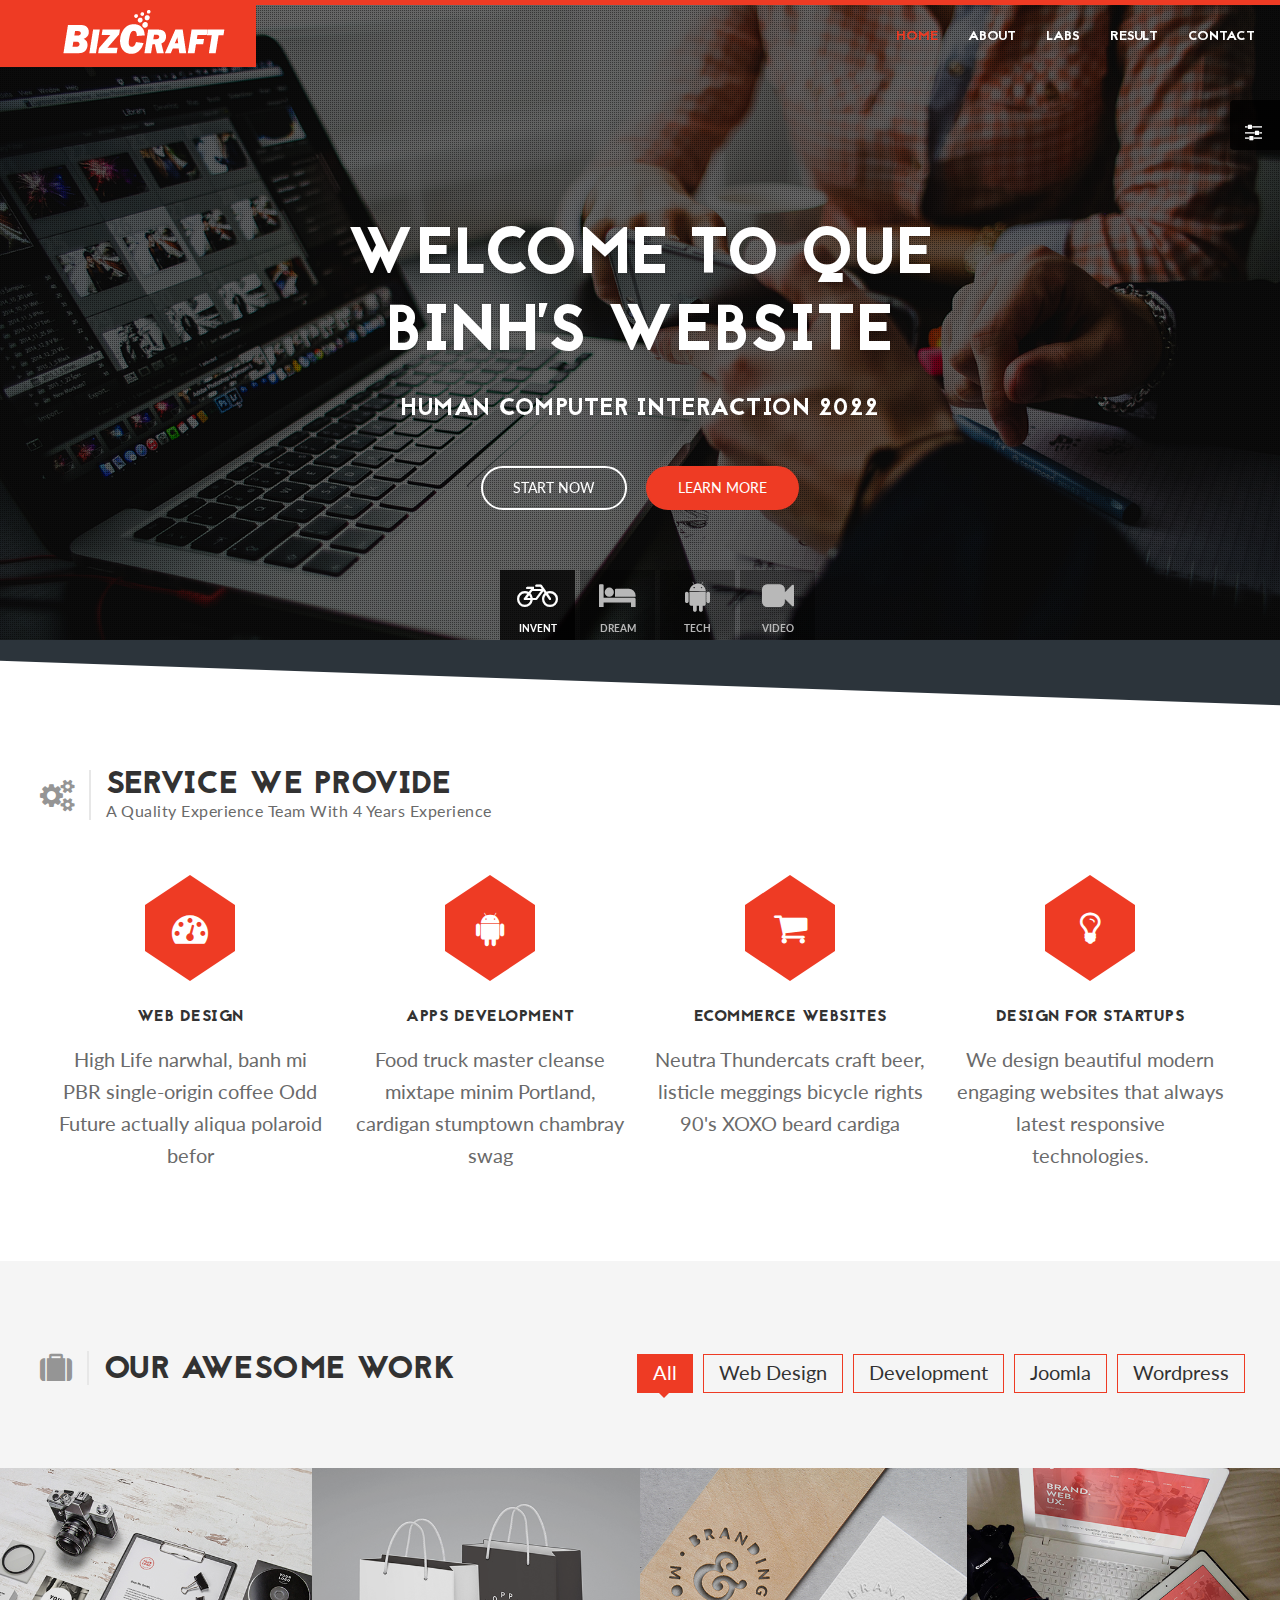
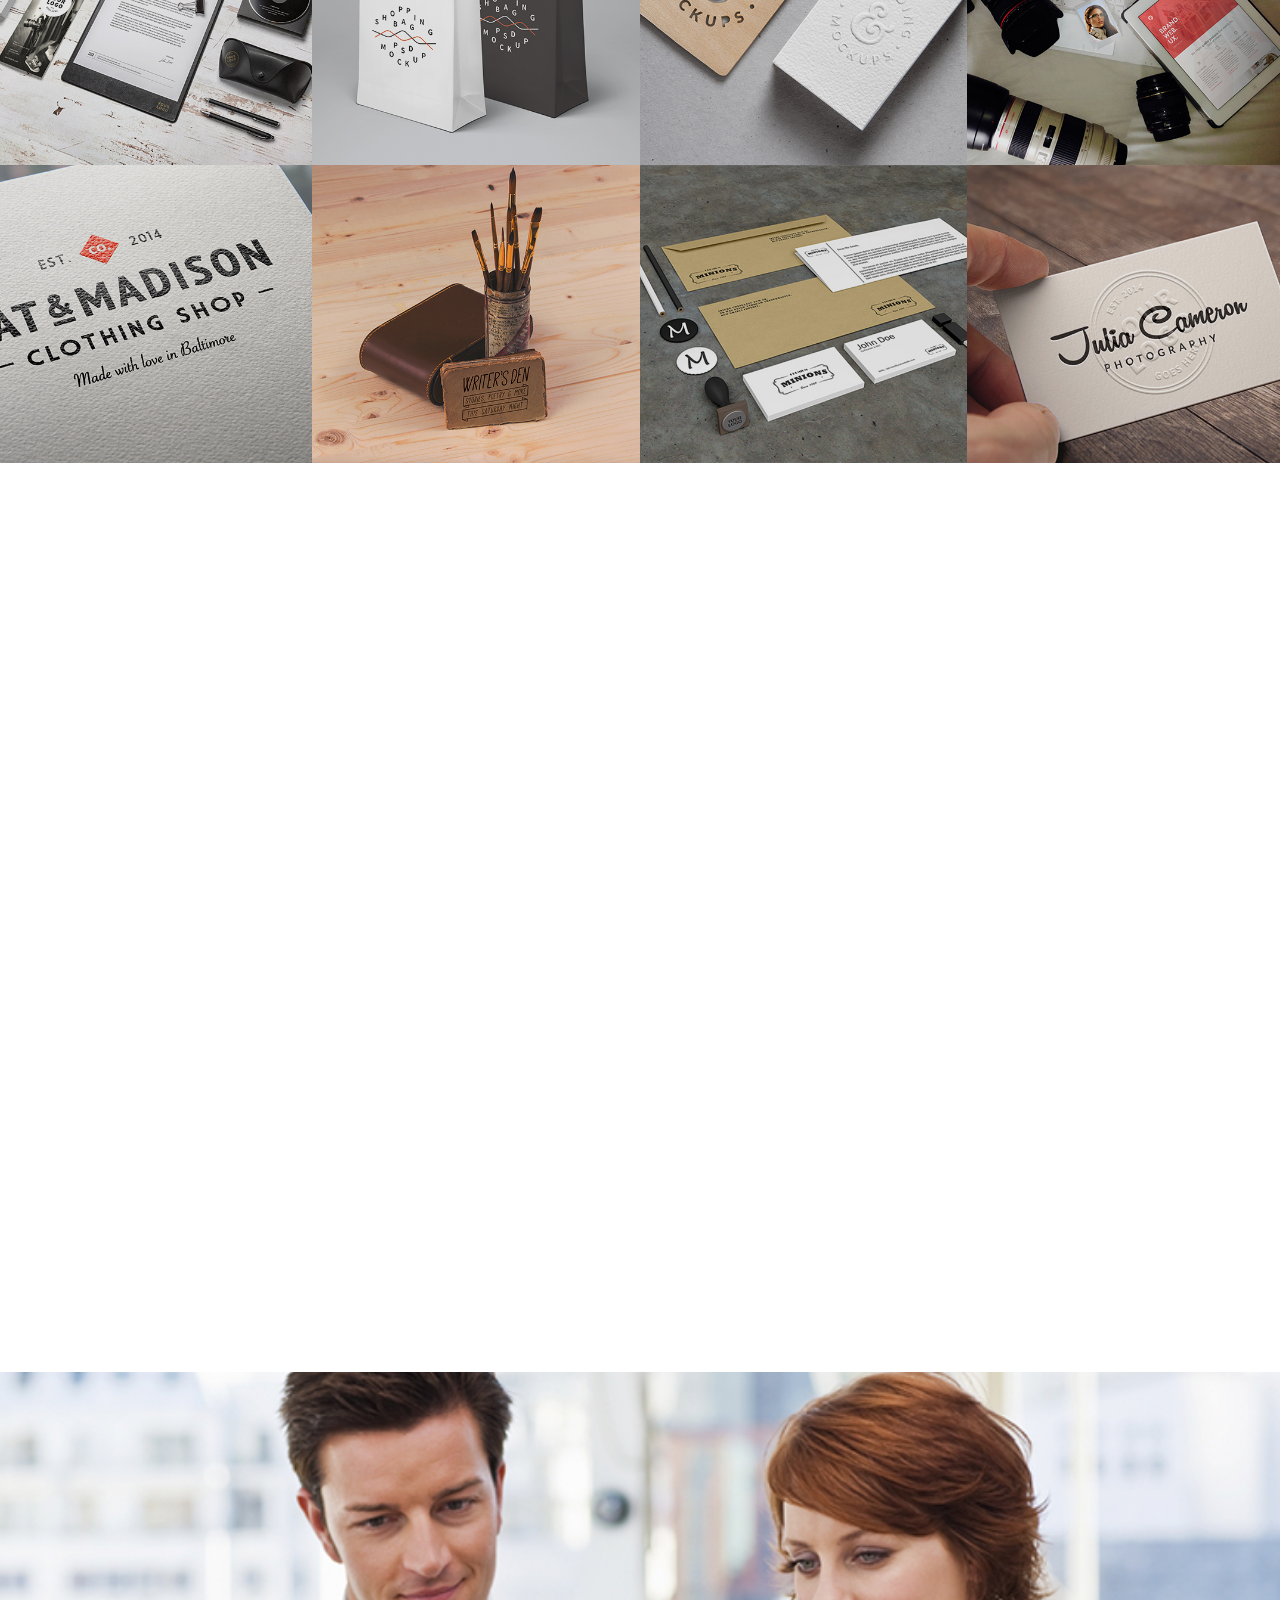
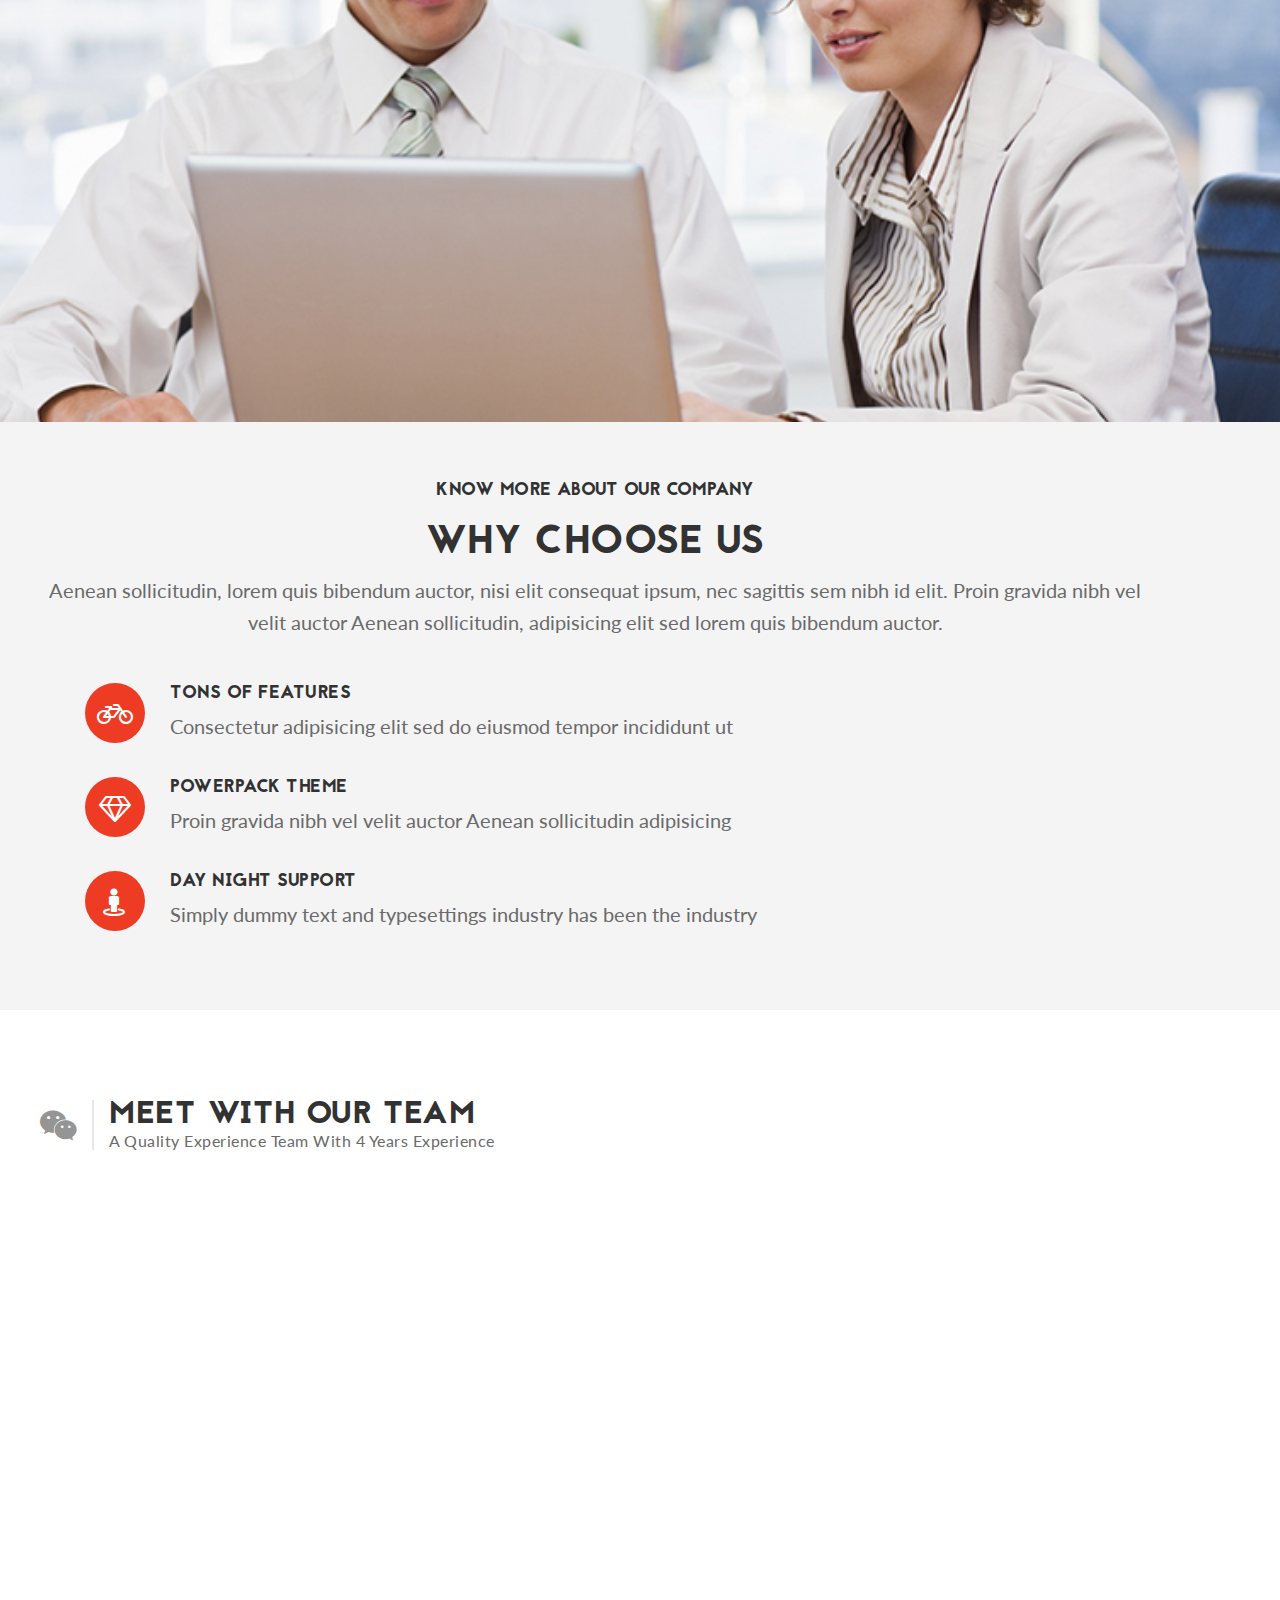
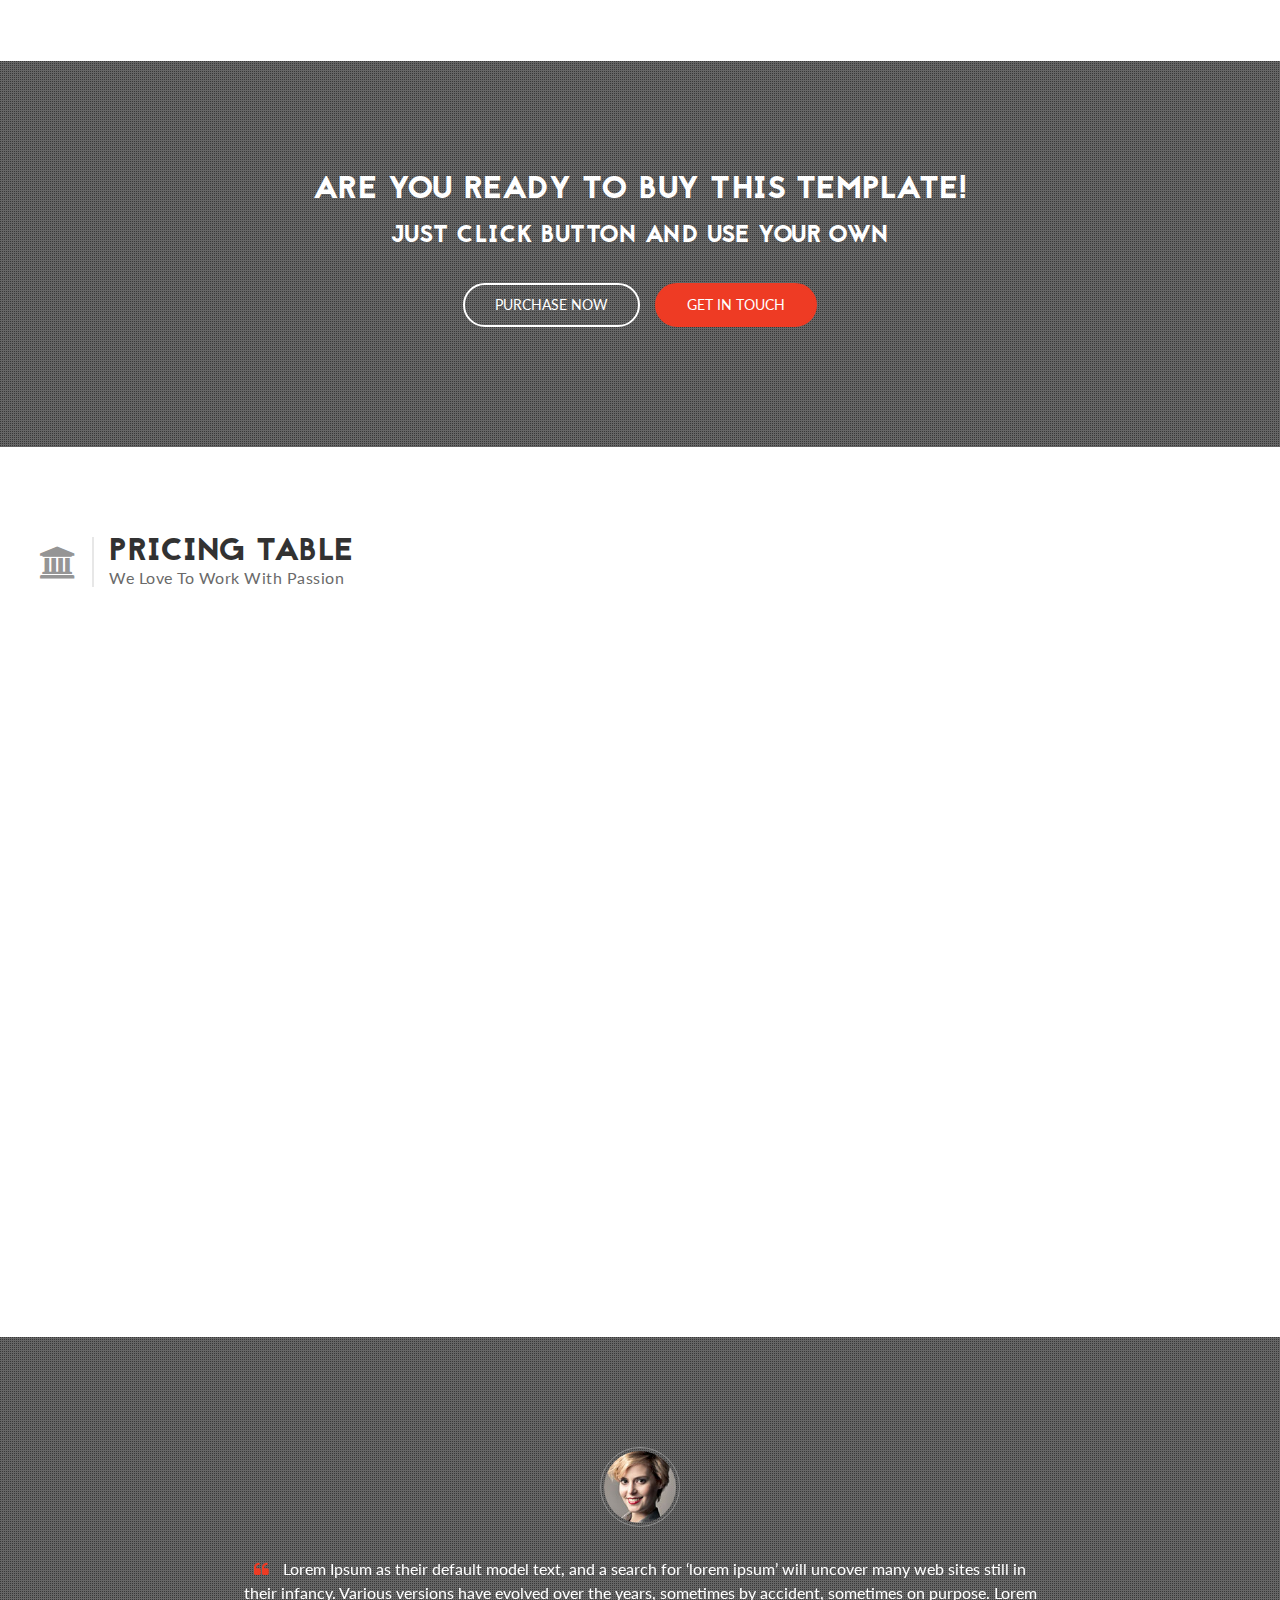
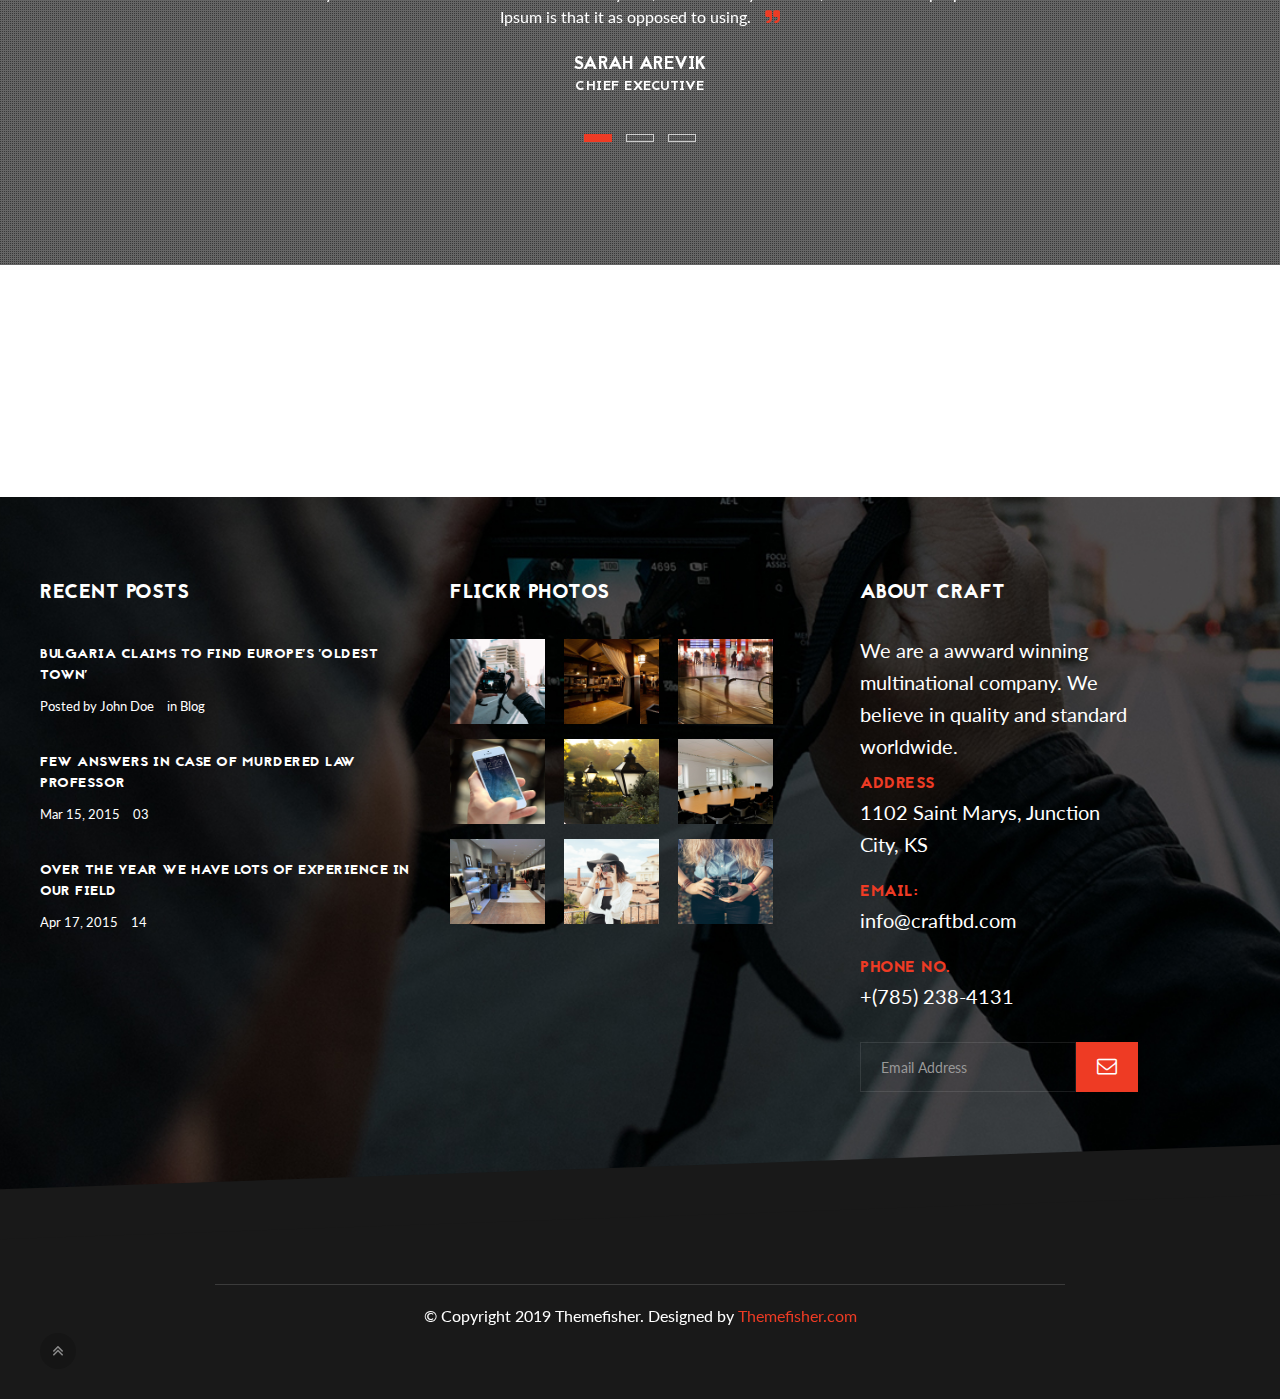
<file: index.html>
<!DOCTYPE html>
<html lang="en">
<head>

	<!-- Basic Page Needs
	================================================== -->
	<meta charset="utf-8">
    <title>BizCraft - Responsive Html5 Template</title>
    <meta name="description" content="">	
	<meta name="author" content="">

	<!-- Mobile Specific Metas
	================================================== -->
	<meta name="viewport" content="width=device-width, initial-scale=1, maximum-scale=1">

	<!-- Favicons
	================================================== -->
	<link rel="icon" href="img/favicon/favicon-32x32.png" type="image/x-icon" />
	<link rel="apple-touch-icon-precomposed" sizes="144x144" href="img/favicon/favicon-144x144.png">
	<link rel="apple-touch-icon-precomposed" sizes="72x72" href="img/favicon/favicon-72x72.png">
	<link rel="apple-touch-icon-precomposed" href="img/favicon/favicon-54x54.png">
	
	<!-- CSS
	================================================== -->
	
	<!-- Bootstrap -->
	<link rel="stylesheet" href="css/bootstrap.min.css">
	<!-- Template styles-->
	<link rel="stylesheet" href="css/style.css">
	<!-- Responsive styles-->
	<link rel="stylesheet" href="css/responsive.css">
	<!-- FontAwesome -->
	<link rel="stylesheet" href="css/font-awesome.min.css">
	<!-- Animation -->
	<link rel="stylesheet" href="css/animate.css">
	<!-- Prettyphoto -->
	<link rel="stylesheet" href="css/prettyPhoto.css">
	<!-- Owl Carousel -->
	<link rel="stylesheet" href="css/owl.carousel.css">
	<link rel="stylesheet" href="css/owl.theme.css">
	<!-- Flexslider -->
	<link rel="stylesheet" href="css/flexslider.css">
	<!-- Flexslider -->
	<link rel="stylesheet" href="css/cd-hero.css">
	<!-- Style Swicther -->
	<link id="style-switch" href="css/presets/preset3.css" media="screen" rel="stylesheet" type="text/css">

	<!-- HTML5 shim, for IE6-8 support of HTML5 elements. All other JS at the end of file. -->
    <!--[if lt IE 9]>
      <script src="js/html5shiv.js"></script>
      <script src="js/respond.min.js"></script>
    <![endif]-->

</head>
	
<body>

	<!-- Style switcher start -->
	<div class="style-switch-wrapper">
		<div class="style-switch-button">
			<i class="fa fa-sliders"></i>
		</div>
		<h3>Style Options</h3>
		<button id="preset1" class="btn btn-sm btn-primary"></button>
		<button id="preset2" class="btn btn-sm btn-primary"></button>
		<button id="preset3" class="btn btn-sm btn-primary"></button>
		<button id="preset4" class="btn btn-sm btn-primary"></button>
		<button id="preset5" class="btn btn-sm btn-primary"></button>
		<button id="preset6" class="btn btn-sm btn-primary"></button>
		<br/><br/>
		<a class="btn btn-sm btn-primary close-styler pull-right">Close X</a>
	</div>
	<!-- Style switcher end -->

	<div class="body-inner">

	<!-- Header start -->
	<header id="header" class="navbar-fixed-top header" role="banner">
		<div class="container">
			<div class="row">
				<!-- Logo start -->
				<div class="navbar-header">
				   <button type="button" class="navbar-toggle" data-toggle="collapse" data-target=".navbar-collapse">
				        <span class="sr-only">Toggle navigation</span>
				        <span class="icon-bar"></span>
				        <span class="icon-bar"></span>
				        <span class="icon-bar"></span>
				    </button>
				    <div class="navbar-brand navbar-bg">
					    <a href="index.html">
					    	<img class="img-responsive" src="images/logo.png" alt="logo">
					    </a> 
				    </div>                   
				</div><!--/ Logo end -->
				<nav class="collapse navbar-collapse clearfix" role="navigation">
					<ul class="nav navbar-nav navbar-right">
						<li class="dropdown active">
                       		<!-- <a href="#" class="dropdown-toggle" data-toggle="dropdown">Home <i class="fa fa-angle-down"></i></a> -->
                       		
		                <li class="active"><a href="index.html">Home </a></li>
		                           
						<li><a href="about.html">About</a></li>
						<li><a href="labs.html">Labs</a></li>
						<li><a href="result.html">Result</a></li>
            			<li><a href="contact.html">Contact</a></li>
                    </ul>
				</nav><!--/ Navigation end -->
			</div><!--/ Row end -->
		</div><!--/ Container end -->
	</header><!--/ Header end -->

	<!-- Slider start -->
	<section id="home" class="no-padding">	
    	<div id="main-slide" class="cd-hero">
			<ul class="cd-hero-slider">
				<li class="selected">
					<div class="overlay2">
						<img class="" src="images/slider/bg1.jpg" alt="slider">
					</div>
					<div class="cd-full-width">
						<h2>Welcome to Que Binh's website</h2>
						<h3>Human computer interaction 2022</h3>
						<a href="#0" class="btn btn-primary white cd-btn">Start Now</a>
						<a href="#0" class="btn btn-primary solid cd-btn">Learn More</a>
					</div> <!-- .cd-full-width -->
				</li>
				<li>
					<div class="overlay2">
						<img class="" src="images/slider/bg2.jpg" alt="slider">
					</div>
					<div class="cd-half-width">
						<h2>How Big Can You Dream?</h2>
						<p>Lorem ipsum dolor sit amet, consectetur adipisicing elit. In consequatur cumque natus!</p>
						<a href="#0" class="cd-btn btn btn-primary solid">Take a Tour</a>
					</div> <!-- .cd-half-width -->

					<div class="cd-half-width cd-img-container">
						<img src="images/slider/bg-thumb1.png" alt="">
					</div> <!-- .cd-half-width.cd-img-container -->
				</li>
				<li>
					<div class="overlay2">
						<img class="" src="images/slider/bg3.jpg" alt="slider">
					</div>
					<div class="cd-half-width cd-img-container img-right">
						<img src="images/slider/bg-thumb2.png" alt="">
					</div> <!-- .cd-half-width.cd-img-container -->
					<div class="cd-half-width">
						<h2>Your Challenge is Our Progress</h2>
						<p>Lorem ipsum dolor sit amet, consectetur adipisicing elit. In consequatur cumque natus!</p>
						<a href="#0" class="cd-btn btn btn-primary white">Start</a>
						<a href="#0" class="cd-btn btn secondary btn-primary solid">Learn More</a>
					</div> <!-- .cd-half-width -->
				</li>
				<li class="cd-bg-video">
					<div class="cd-full-width">
						<h2>WE ARE HERE TO MAKE IT HAPPEN</h2>
						<h3>We Making Difference To Great Things Possible</h3>

						<a href="#0" class="cd-btn btn btn-primary solid">Learn more</a>
					</div> <!-- .cd-full-width -->

					<div class="cd-bg-video-wrapper" data-video="videos/video">
						<!-- video element will be loaded using jQuery -->
					</div> <!-- .cd-bg-video-wrapper -->
				</li>
			</ul> <!--/ cd-hero-slider -->

		<div class="cd-slider-nav">
			<nav>
				<span class="cd-marker item-1"></span>
				<ul>
					<li class="selected"><a href="#0"><i class="fa fa-bicycle"></i> Invent</a></li>
					<li><a href="#0"><i class="fa fa-hotel"></i> Dream</a></li>
					<li><a href="#0"><i class="fa fa-android"></i> Tech</a></li>
					<li class="video"><a href="#0"><i class="fa fa-video-camera"></i> Video</a></li>
				</ul>
			</nav> 
		</div> <!-- .cd-slider-nav -->

		</div><!--/ Main slider end -->    	
    </section> <!--/ Slider end -->


    <!-- Service box start -->
	<section id="service" class="service angle">
		<div class="container">
			<div class="row">
				<div class="col-md-12 heading">
					<span class="title-icon pull-left"><i class="fa fa-cogs"></i></span>
					<h2 class="title">Service We Provide <span class="title-desc">A Quality Experience Team with 4 years experience</span></h2>
				</div>
			</div><!-- Title row end -->

			<div class="row">
				<div class="col-md-12">
					<div class="col-md-3 col-sm-3 wow fadeInDown" data-wow-delay=".5s">
						<div class="service-content text-center">
							<span class="service-icon icon-pentagon"><i class="fa fa-tachometer"></i></span>
							<h3>Web Design</h3>
							<p>High Life narwhal, banh mi PBR single-origin coffee Odd Future actually aliqua polaroid befor</p>
						</div>
					</div><!--/ End first service -->

					<div class="col-md-3 col-sm-3 wow fadeInDown" data-wow-delay=".8s" >
						<div class="service-content text-center">
							<span class="service-icon icon-pentagon"><i class="fa fa-android"></i></span>
							<h3>Apps Development</h3>
							<p>Food truck master cleanse mixtape minim Portland, cardigan stumptown chambray swag</p>
						</div>
						
					</div><!--/ End Second service -->

					<div class="col-md-3 col-sm-3 wow fadeInDown" data-wow-delay="1.1s">
						<div class="service-content text-center">
							<span class="service-icon icon-pentagon"><i class="fa fa-shopping-cart"></i></span>
							<h3>eCommerce Websites</h3>
							<p>Neutra Thundercats craft beer, listicle meggings bicycle rights 90's XOXO beard cardiga</p>
						</div>
					</div><!--/ End Third service -->

					<div class="col-md-3 col-sm-3 wow fadeInDown" data-wow-delay="1.4s">
						<div class="service-content text-center">
							<span class="service-icon icon-pentagon"><i class="fa fa-lightbulb-o"></i></span>
							<h3>Design for Startups</h3>
							<p>We design beautiful modern engaging websites that always latest responsive technologies.</p>
						</div>
					</div><!--/ End 4th service -->
				</div>
			</div><!-- Content row end -->
		</div><!--/ Container end -->
	</section><!--/ Service box end -->
   
	<!-- Portfolio start -->
	<section id="portfolio" class="portfolio">
		<div class="container">
			<div class="row">
				<div class="col-md-12 heading">
					<span class="title-icon classic pull-left"><i class="fa fa-suitcase"></i></span>
					<h2 class="title classic">Our Awesome Work</h2>
				</div>
			</div> <!-- Title row end -->

			<!--Isotope filter start -->
			<div class="row text-right">
				<div class="isotope-nav" data-isotope-nav="isotope">
					<ul>
						<li><a href="#" class="active" data-filter="*">All</a></li>
						<li><a href="#" data-filter=".web-design">Web Design</a></li>
						<li><a href="#" data-filter=".development">Development</a></li>
						<li><a href="#" data-filter=".joomla">Joomla</a></li>
						<li><a href="#" data-filter=".wordpress">Wordpress</a></li>
					</ul>
				</div>
			</div><!-- Isotope filter end -->
		</div>
		
		<div class="container-fluid">
			<div class="row">
				<div id="isotope" class="isotope">
					<div class="col-sm-3 web-design isotope-item">
						<div class="grid">
							<figure class="effect-oscar">
								<img src="images/portfolio/portfolio1.jpg" alt="">
								<figcaption>
									<h3>Startup Business</h3>
									<a class="link icon-pentagon" href="portfolio-item.html"><i class="fa fa-link"></i></a>
									<a class="view icon-pentagon" data-rel="prettyPhoto" href="images/portfolio/portfolio-bg1.jpg"><i class="fa fa-search"></i></a>            
								</figcaption>			
							</figure>
						</div>
					</div><!-- Isotope item end -->

					<div class="col-sm-3 development isotope-item">
						<div class="grid">
							<figure class="effect-oscar">
								<img src="images/portfolio/portfolio2.jpg" alt="">
								<figcaption>
									<h3>Easy to Lanunch</h3>
									<a class="link icon-pentagon" href="portfolio-item.html"><i class="fa fa-link"></i></a>
									<a class="view icon-pentagon" data-rel="prettyPhoto" href="images/portfolio/portfolio-bg2.jpg"><i class="fa fa-search"></i></a>            
								</figcaption>				
							</figure>
						</div>
					</div><!-- Isotope item end -->

					<div class="col-sm-3 joomla isotope-item">
						<div class="grid">
							<figure class="effect-oscar">
								<img src="images/portfolio/portfolio3.jpg" alt="">
								<figcaption>
									<h3>Your Business</h3>
									<a class="link icon-pentagon" href="portfolio-item.html"><i class="fa fa-link"></i></a>
									<a class="view icon-pentagon" data-rel="prettyPhoto" href="images/portfolio/portfolio-bg3.jpg"><i class="fa fa-search"></i></a>            
								</figcaption>				
							</figure>
						</div>
					</div><!-- Isotope item end -->

					<div class="col-sm-3 wordpress isotope-item">
						<div class="grid">
							<figure class="effect-oscar">
								<img src="images/portfolio/portfolio4.jpg" alt="">
								<figcaption>
									<h3>Prego Match</h3>
									<a class="link icon-pentagon" href="portfolio-item.html"><i class="fa fa-link"></i></a>
									<a class="view icon-pentagon" data-rel="prettyPhoto" href="images/portfolio/portfolio-bg4.jpg"><i class="fa fa-search"></i></a>            
								</figcaption>					
							</figure>
						</div>
					</div><!-- Isotope item end -->

					<div class="col-sm-3 joomla isotope-item">
						<div class="grid">
							<figure class="effect-oscar">
								<img src="images/portfolio/portfolio5.jpg" alt="">
								<figcaption>
									<h3>Fashion Brand</h3>
									<a class="link icon-pentagon" href="portfolio-item.html"><i class="fa fa-link"></i></a>
									<a class="view icon-pentagon" data-rel="prettyPhoto" href="images/portfolio/portfolio-bg5.jpg"><i class="fa fa-search"></i></a>            
								</figcaption>					
							</figure>
						</div>
					</div><!-- Isotope item end -->

					<div class="col-sm-3 development isotope-item">
						<div class="grid">
							<figure class="effect-oscar">
								<img src="images/portfolio/portfolio6.jpg" alt="">
								<figcaption>
									<h3>The Insidage</h3>
									<a class="link icon-pentagon" href="portfolio-item.html"><i class="fa fa-link"></i></a>
									<a class="view icon-pentagon" data-rel="prettyPhoto" href="images/portfolio/portfolio-bg1.jpg"><i class="fa fa-search"></i></a>            
								</figcaption>					
							</figure>
						</div>
					</div><!-- Isotope item end -->

					<div class="col-sm-3 development isotope-item">
						<div class="grid">
							<figure class="effect-oscar">
								<img src="images/portfolio/portfolio7.jpg" alt="">
								<figcaption>
									<h3>Light Carpet</h3>
									<a class="link icon-pentagon" href="portfolio-item.html"><i class="fa fa-link"></i></a>
									<a class="view icon-pentagon" data-rel="prettyPhoto" href="images/portfolio/portfolio-bg2.jpg"><i class="fa fa-search"></i></a>            
								</figcaption>					
							</figure>
						</div>
					</div><!-- Isotope item end -->

					<div class="col-sm-3 development isotope-item">
						<div class="grid">
							<figure class="effect-oscar">
								<img src="images/portfolio/portfolio8.jpg" alt="">
								<figcaption>
									<h3>Amazing Keyboard</h3>
									<a class="link icon-pentagon" href="portfolio-item.html"><i class="fa fa-link"></i></a>
									<a class="view icon-pentagon" data-rel="prettyPhoto" href="images/portfolio/portfolio-bg3.jpg"><i class="fa fa-search"></i></a>            
								</figcaption>					
							</figure>
						</div>
					</div><!-- Isotope item end -->
				</div><!-- Isotope content end -->
			</div><!-- Content row end -->
		</div><!-- Container end -->
	</section><!-- Portfolio end -->

	<!-- Counter Strat -->
	<section class="ts_counter no-padding">
		<div class="container-fluid">
			<div class="row facts-wrapper wow fadeInLeft text-center">
				<div class="facts one col-md-3 col-sm-6">
					<span class="facts-icon"><i class="fa fa-user"></i></span>
					<div class="facts-num">
						<span class="counter">1200</span>
					</div>
					<h3>Clients</h3> 
				</div>

				<div class="facts two col-md-3 col-sm-6">
					<span class="facts-icon"><i class="fa fa-institution"></i></span>
					<div class="facts-num">
						<span class="counter">1277</span>
					</div>
					<h3>Item Sold</h3> 
				</div>

				<div class="facts three col-md-3 col-sm-6">
					<span class="facts-icon"><i class="fa fa-suitcase"></i></span>
					<div class="facts-num">
						<span class="counter">869</span>
					</div>
					<h3>Projects</h3> 
				</div>

				<div class="facts four col-md-3 col-sm-6">
					<span class="facts-icon"><i class="fa fa-trophy"></i></span>
					<div class="facts-num">
						<span class="counter">76</span>
					</div>
					<h3>Awwards</h3> 
				</div>

			</div>
		</div><!--/ Container end -->
    </section><!--/ Counter end -->

	<!-- Feature box start -->
	<section id="feature" class="feature">
		<div class="container">
			<div class="row">
				<div class="feature-box col-sm-4 wow fadeInDown" data-wow-delay=".5s">
					<span class="feature-icon pull-left" ><i class="fa fa-heart-o"></i></span>
					<div class="feature-content">
						<h3>Clean &amp; Modern Design</h3>
						<p>Bras urna felis accumsan at ultrde cesid posuere masa socis nautoque penat</p>
					</div>
				</div><!--/ End first featurebox -->

				<div class="feature-box col-sm-4 wow fadeInDown" data-wow-delay=".5s">
					<span class="feature-icon pull-left" ><i class="fa fa-codepen"></i></span>
					<div class="feature-content">
						<h3>Useful Shortcodes</h3>
						<p>High Life narwhal, banh mi PBR single-origin coffee Odd Future actually aliqua</p>
					</div>
				</div><!--/ End 2nd featurebox -->

				<div class="feature-box col-sm-4 wow fadeInDown" data-wow-delay=".5s">
					<span class="feature-icon pull-left" ><i class="fa fa-film"></i></span>
					<div class="feature-content">
						<h3>Parallax Section</h3>
						<p>Consectetur adipisicing elit sed do eiusmod tempor incididunt ut</p>
					</div>
				</div><!--/ End 3rd featurebox -->
			</div><!-- Content row end -->

			<div class="gap-40"></div>

			<div class="row">
				<div class="feature-box col-sm-4 wow fadeInDown" data-wow-delay=".5s">
					<span class="feature-icon pull-left" ><i class="fa fa-newspaper-o"></i></span>
					<div class="feature-content">
						<h3>Multipurpose Concept</h3>
						<p>Consectetur adipisicing elit sed do eiusmod tempor incididunt ut</p>
					</div>
				</div><!--/ End 1st featurebox -->

				<div class="feature-box col-sm-4 wow fadeInDown" data-wow-delay=".5s">
					<span class="feature-icon pull-left" ><i class="fa fa-desktop"></i></span>
					<div class="feature-content">
						<h3>Responsive Layout</h3>
						<p>Consectetur adipisicing elit sed do eiusmod tempor incididunt ut</p>
					</div>
				</div><!--/ End 2nd featurebox -->

				<div class="feature-box col-sm-4 wow fadeInDown" data-wow-delay=".5s">
					<span class="feature-icon pull-left" ><i class="fa fa-pagelines"></i></span>
					<div class="feature-content">
						<h3>Light wight Performance</h3>
						<p>High Life narwhal, banh mi PBR single-origin coffee Odd Future actually aliqua</p>
					</div>
				</div><!--/ End 3rd featurebox -->

			</div><!-- Content row end -->

			<div class="gap-40"></div>

			<div class="row">
				<div class="feature-box col-sm-4 wow fadeInDown" data-wow-delay=".5s">
					<span class="feature-icon pull-left" ><i class="fa fa-recycle"></i></span>
					<div class="feature-content">
						<h3>Free Lifetime Updates</h3>
						<p>Bras urna felis accumsan at ultrde cesid posuere masa socis nautoque penat</p>
					</div>
				</div><!--/ End first featurebox -->

				<div class="feature-box col-sm-4 wow fadeInDown" data-wow-delay=".5s">
					<span class="feature-icon pull-left" ><i class="fa fa-diamond"></i></span>
					<div class="feature-content">
						<h3>Endless Possibilites</h3>
						<p>High Life narwhal, banh mi PBR single-origin coffee Odd Future actually aliqua</p>
					</div>
				</div><!--/ End first featurebox -->

				<div class="feature-box col-sm-4 wow fadeInDown" data-wow-delay=".5s">
					<span class="feature-icon pull-left" ><i class="fa fa-whatsapp"></i></span>
					<div class="feature-content">
						<h3>24/7 Live Support</h3>
						<p>Consectetur adipisicing elit sed do eiusmod tempor incididunt ut</p>
					</div>
				</div><!--/ End first featurebox -->
			</div><!-- Content row end -->

		</div><!--/ Container end -->
	</section><!--/ Feature box end -->


	<section id="image-block" class="image-block no-padding">
		<div class="container-fluid">
			<div class="row">
				<div class="col-md-6 ts-padding" style="height:650px;background:url(images/image-block-bg.jpg) 50% 50% / cover no-repeat;">
				</div>
				<div class="col-md-6 ts-padding img-block-right">
					<div class="img-block-head text-center">
						<h2>Know More About Our Company</h2>
						<h3>Why Choose Us</h3>
						<p>Aenean sollicitudin, lorem quis bibendum auctor, nisi elit consequat ipsum, nec sagittis sem nibh id elit. Proin gravida nibh vel velit auctor Aenean sollicitudin, adipisicing elit sed lorem quis bibendum auctor.
						</p>
					</div>

					<div class="gap-30"></div>

					<div class="image-block-content">
						<span class="feature-icon pull-left" ><i class="fa fa-bicycle"></i></span>
						<div class="feature-content">
							<h3>Tons of Features</h3>
							<p>Consectetur adipisicing elit sed do eiusmod tempor incididunt ut</p>
						</div>
					</div><!--/ End 1st block -->

					<div class="image-block-content">
						<span class="feature-icon pull-left" ><i class="fa fa-diamond"></i></span>
						<div class="feature-content">
							<h3>PowerPack Theme</h3>
							<p>Proin gravida nibh vel velit auctor Aenean sollicitudin adipisicing</p>
						</div>
					</div><!--/ End 1st block -->

					<div class="image-block-content">
						<span class="feature-icon pull-left" ><i class="fa fa-street-view"></i></span>
						<div class="feature-content">
							<h3>Day Night Support</h3>
							<p>Simply dummy text and typesettings industry has been the industry</p>
						</div>
					</div><!--/ End 1st block -->

				</div>
			</div>
		</div>
	</section><!--/ Image block end -->


	<!-- Team start -->
	<section id="team" class="team">
		<div class="container">
			<div class="row">
				<div class="col-md-12 heading">
					<span class="title-icon pull-left"><i class="fa fa-weixin"></i></span>
					<h2 class="title">Meet with our Team <span class="title-desc">A Quality Experience Team with 4 years experience</span></h2>
				</div>
			</div><!-- Title row end -->

			<div class="row text-center">
				<div class="col-md-3 col-sm-6">
					<div class="team wow slideInLeft">
						<div class="img-hexagon">
							<img src="images/team/team1.jpg" alt="">
							<span class="img-top"></span>
							<span class="img-bottom"></span>
						</div>
						<div class="team-content">
							<h3>Vosgi Varduhi</h3>
							<p>Web Designer</p>
							<div class="team-social">
								<a class="fb" href="#"><i class="fa fa-facebook"></i></a>
								<a class="twt" href="#"><i class="fa fa-twitter"></i></a>
								<a class="gplus" href="#"><i class="fa fa-google-plus"></i></a>
								<a class="linkdin" href="#"><i class="fa fa-linkedin"></i></a>
								<a class="dribble" href="#"><i class="fa fa-dribbble"></i></a>
							</div>
						</div>
					</div>	
				</div><!--/ Team 1 end -->
				<div class="col-md-3 col-sm-6">
					<div class="team wow slideInLeft">
						<div class="img-hexagon">
							<img src="images/team/team2.jpg" alt="">
							<span class="img-top"></span>
							<span class="img-bottom"></span>
						</div>
						<div class="team-content">
							<h3>Robert Aleska</h3>
							<p>Web Designer</p>
							<div class="team-social">
								<a class="fb" href="#"><i class="fa fa-facebook"></i></a>
								<a class="twt" href="#"><i class="fa fa-twitter"></i></a>
								<a class="gplus" href="#"><i class="fa fa-google-plus"></i></a>
								<a class="linkdin" href="#"><i class="fa fa-linkedin"></i></a>
								<a class="dribble" href="#"><i class="fa fa-dribbble"></i></a>
							</div>
						</div>
					</div>
				</div><!--/ Team 2 end -->
				<div class="col-md-3 col-sm-6">
					<div class="team wow slideInRight">
						<div class="img-hexagon">
							<img src="images/team/team3.jpg" alt="">
							<span class="img-top"></span>
							<span class="img-bottom"></span>
						</div>
						<div class="team-content">
							<h3>Taline Voski</h3>
							<p>Web Designer</p>
							<div class="team-social">
								<a class="fb" href="#"><i class="fa fa-facebook"></i></a>
								<a class="twt" href="#"><i class="fa fa-twitter"></i></a>
								<a class="gplus" href="#"><i class="fa fa-google-plus"></i></a>
								<a class="linkdin" href="#"><i class="fa fa-linkedin"></i></a>
								<a class="dribble" href="#"><i class="fa fa-dribbble"></i></a>
							</div>
						</div>
					</div>
				</div><!--/ Team 3 end -->
				<div class="col-md-3 col-sm-6">
					<div class="team animate wow slideInRight">
						<div class="img-hexagon">
							<img src="images/team/team4.jpg" alt="">
							<span class="img-top"></span>
							<span class="img-bottom"></span>
						</div>
						<div class="team-content">
							<h3>Alban Spencer</h3>
							<p>Web Designer</p>
							<div class="team-social">
								<a class="fb" href="#"><i class="fa fa-facebook"></i></a>
								<a class="twt" href="#"><i class="fa fa-twitter"></i></a>
								<a class="gplus" href="#"><i class="fa fa-google-plus"></i></a>
								<a class="linkdin" href="#"><i class="fa fa-linkedin"></i></a>
								<a class="dribble" href="#"><i class="fa fa-dribbble"></i></a>
							</div>
						</div>
					</div>
				</div><!--/ Team 4 end -->
			</div><!--/ Content row end -->
		</div><!--/ Container end -->
    </section><!--/ Team end -->

    <!-- Parallax 1 start -->
	<section class="parallax parallax1">
		<div class="parallax-overlay"></div>
		<div class="container">
			<div class="row">
				<div class="col-md-12 text-center">
					<h2>Are You Ready to Buy This Template!</h2>
					<h3>Just Click Button and Use Your Own</h3>
					<p>
						<a href="#" class="btn btn-primary white">Purchase Now</a>
						<a href="#" class="btn btn-primary solid">Get In Touch</a>
					</p>
				</div>
			</div>
		</div><!-- Container end -->
    </section><!-- Parallax 1 end -->

    <!-- Pricing table start -->
	<section id="pricing" class="pricing">
		<div class="container">
			<div class="row">
				<div class="col-md-12 heading">
					<span class="title-icon pull-left"><i class="fa fa-university"></i></span>
					<h2 class="title">Pricing Table <span class="title-desc">We Love to Work with Passion</span></h2>
				</div>
			</div><!-- Title row end -->
	  		<div class="row">
				<!-- plan start -->
				<div class="col-md-3 col-sm-6 wow fadeInUp" data-wow-delay=".5s">
				    <div class="plan text-center">
				        <span class="plan-name">Basic <small>Monthly plan</small></span>
				        <p class="plan-price"><sup class="currency">$</sup><strong>49</strong><sub>.99</sub></p>
				        <ul class="list-unstyled">
				            <li>100GB Monthly Bandwidth</li>
				            <li>$100 Google AdWords</li>
				            <li>100 Domain Hosting</li>
				            <li>SSL Shopping Cart</li>
				            <li>24/7 Live Support</li>
				        </ul>
				        <a class="btn btn-primary" href="#.">Sign Up</a>
				    </div>
				</div><!-- plan end -->

				<!-- plan start -->
				<div class="col-md-3 col-sm-6 wow fadeInUp" data-wow-delay="1s">
				    <div class="plan text-center">
				        <span class="plan-name">Standared <small>Monthly plan</small></span>
				        <p class="plan-price"><sup class="currency">$</sup><strong>99</strong><sub>.99</sub></p>
				        <ul class="list-unstyled">
				            <li>100GB Monthly Bandwidth</li>
				            <li>$100 Google AdWords</li>
				            <li>100 Domain Hosting</li>
				            <li>SSL Shopping Cart</li>
				            <li>24/7 Live Support</li>
				        </ul>
				        <a class="btn btn-primary" href="#.">Sign Up</a>
				    </div>
				</div><!-- plan end -->

				<!-- plan start -->
				<div class="col-md-3 col-sm-6 wow fadeInUp" data-wow-delay="1.4s">
				    <div class="plan text-center featured">
				        <span class="plan-name">Professional <small>Monthly plan</small></span>
				        <p class="plan-price"><sup class="currency">$</sup><strong>149</strong><sub>.99</sub></p>
				        <ul class="list-unstyled">
				            <li>100GB Monthly Bandwidth</li>
				            <li>$100 Google AdWords</li>
				            <li>100 Domain Hosting</li>
				            <li>SSL Shopping Cart</li>
				            <li>24/7 Live Support</li>
				        </ul>
				        <a class="btn btn-primary" href="#.">Sign Up</a>
				    </div>
				</div><!-- plan end -->

				<!-- plan start -->
				<div class="col-md-3 col-sm-6 wow fadeInUp" data-wow-delay="1.6s">
				    <div class="plan text-center">
				        <span class="plan-name">Premium <small>Monthly plan</small></span>
				        <p class="plan-price"><sup class="currency">$</sup><strong>399</strong><sub>.99</sub></p>
				        <ul class="list-unstyled">
				            <li>100GB Monthly Bandwidth</li>
				            <li>$100 Google AdWords</li>
				            <li>100 Domain Hosting</li>
				            <li>SSL Shopping Cart</li>
				            <li>24/7 Live Support</li>
				        </ul>
				        <a class="btn btn-primary" href="#.">Sign Up</a>
				    </div>
				</div><!-- plan end -->
			</div><!--/ Content row end -->
		</div><!--/  Container end-->
	</section><!--/ Pricing table end -->


	<!-- Testimonial start-->
	<section class="testimonial parallax parallax2">
		<div class="parallax-overlay"></div>
	  	<div class="container">
		    <div class="row">
			    <div id="testimonial-carousel" class="owl-carousel owl-theme text-center testimonial-slide">
			        <div class="item">
			          	<div class="testimonial-thumb">
			            	<img src="images/team/testimonial1.jpg" alt="testimonial">
			          	</div>
			          	<div class="testimonial-content">
				            <p class="testimonial-text">
				              Lorem Ipsum as their default model text, and a search for ‘lorem ipsum’ will uncover many web sites still in their infancy. Various versions have evolved over the years, sometimes by accident, sometimes on purpose. Lorem Ipsum is that it as opposed to using.
				            </p>
			            	<h3 class="name">Sarah Arevik<span>Chief Executive</span></h3>
			          	</div>
			        </div>
			        <div class="item">
			          	<div class="testimonial-thumb">
			            	<img src="images/team/testimonial2.jpg" alt="testimonial">
			          	</div>
				        <div class="testimonial-content">
				            <p class="testimonial-text">
				              Lorem Ipsum as their default model text, and a search for ‘lorem ipsum’ will uncover many web sites still in their infancy. Various versions have evolved over the years, sometimes by accident, sometimes on purpose. Lorem Ipsum is that it as opposed to using.
				            </p>
				            <h3 class="name">Narek Bedros<span>Sr. Manager</span></h3>
				        </div>
			        </div>
			        <div class="item">
				        <div class="testimonial-thumb">
				            <img src="images/team/testimonial3.jpg" alt="testimonial">
				        </div>
			          	<div class="testimonial-content">
				            <p class="testimonial-text">
				              Lorem Ipsum as their default model text, and a search for ‘lorem ipsum’ will uncover many web sites still in their infancy. Various versions have evolved over the years, sometimes by accident, sometimes on purpose. Lorem Ipsum is that it as opposed to using.
				            </p>
			            	<h3 class="name">Taline Lucine<span>Sales Manager</span></h3>
			          	</div>
			        </div>
			    </div><!--/ Testimonial carousel end-->
		    </div><!--/ Row end-->
	  	</div><!--/  Container end-->
	</section><!--/ Testimonial end-->


	<!-- Clients start -->
	<section id="clients" class="clients">
		<div class="container">
			<div class="row wow fadeInLeft">
		      <div id="client-carousel" class="col-sm-12 owl-carousel owl-theme text-center client-carousel">
		        <figure class="item client_logo">
		          <a href="#">
		            <img src="images/clients/client1.png" alt="client">
		          </a>
		        </figure>
		        <figure class="item client_logo">
		          <a href="#">
		            <img src="images/clients/client2.png" alt="client">
		          </a>
		        </figure>
		        <figure class="item client_logo">
		          <a href="#">
		            <img src="images/clients/client3.png" alt="client">
		          </a>
		        </figure>
		        <figure class="item client_logo">
		          <a href="#">
		            <img src="images/clients/client4.png" alt="client">
		          </a>
		        </figure>
		        <figure class="item client_logo">
		          <a href="#">
		            <img src="images/clients/client5.png" alt="client">
		          </a>
		        </figure>
		        <figure class="item client_logo">
		          <a href="#">
		            <img src="images/clients/client6.png" alt="client">
		          </a>
		        </figure>
		        <figure class="item client_logo">
		          <a href="#">
		            <img src="images/clients/client7.png" alt="client">
		          </a>
		        </figure>
		        <figure class="item client_logo">
		          <a href="#">
		            <img src="images/clients/client8.png" alt="client">
		          </a>
		        </figure>
		      </div><!-- Owl carousel end -->
	    	</div><!-- Main row end -->
		</div><!--/ Container end -->
	</section><!--/ Clients end -->
	

	<!-- Footer start -->
	<footer id="footer" class="footer">
		<div class="container">
			<div class="row">
				<div class="col-md-4 col-sm-12 footer-widget">
					<h3 class="widget-title">Recent Posts</h3>
					<div class="latest-post-items media">
							<div class="latest-post-content media-body">
								<h4><a href="#">Bulgaria claims to find Europe's 'oldest town'</a></h4>
								<p class="post-meta">
									<span class="author">Posted by John Doe</span>
									<span class="post-meta-cat">in<a href="#"> Blog</a></span>
								</p>
							</div>
						</div><!-- 1st Latest Post end -->

						<div class="latest-post-items media">
							<div class="latest-post-content media-body">
								<h4><a href="#">Few Answers in Case of Murdered Law Professor</a></h4>
								<p class="post-meta">
									<span class="date"><i class="icon icon-calendar"></i> Mar 15, 2015</span>
									<span class="post-meta-comments"><i class="icon icon-bubbles4"></i> <a href="#">03</a></span>
								</p>
							</div>
						</div><!-- 2nd Latest Post end -->

						<div class="latest-post-items media">
							<div class="latest-post-content media-body">
								<h4><a href="#">Over the year we have lots of experience in our field</a></h4>
								<p class="post-meta">
									<span class="date"><i class="icon icon-calendar"></i> Apr 17, 2015</span>
									<span class="post-meta-comments"><i class="icon icon-bubbles4"></i> <a href="#">14</a></span>
								</p>
							</div>
						</div><!-- 3rd Latest Post end -->
	
				</div><!--/ End Recent Posts-->
				

				<div class="col-md-4 col-sm-12 footer-widget">
					<h3 class="widget-title">Flickr Photos</h3>

					<div class="img-gallery">
						<div class="img-container">
							<a class="thumb-holder" data-rel="prettyPhoto" href="images/gallery/1.jpg">
								<img src="images/gallery/1.jpg" alt="">
							</a>
							<a class="thumb-holder" data-rel="prettyPhoto" href="images/gallery/2.jpg">
								<img src="images/gallery/2.jpg" alt="">
							</a>
							<a class="thumb-holder" data-rel="prettyPhoto" href="images/gallery/3.jpg">
								<img src="images/gallery/3.jpg" alt="">
							</a>
							<a class="thumb-holder" data-rel="prettyPhoto" href="images/gallery/4.jpg">
								<img src="images/gallery/4.jpg" alt="">
							</a>
							<a class="thumb-holder" data-rel="prettyPhoto" href="images/gallery/5.jpg">
								<img src="images/gallery/5.jpg" alt="">
							</a>
							<a class="thumb-holder" data-rel="prettyPhoto" href="images/gallery/6.jpg">
								<img src="images/gallery/6.jpg" alt="">
							</a>
							<a class="thumb-holder" data-rel="prettyPhoto" href="images/gallery/6.jpg">
								<img src="images/gallery/7.jpg" alt="">
							</a>
							<a class="thumb-holder" data-rel="prettyPhoto" href="images/gallery/6.jpg">
								<img src="images/gallery/8.jpg" alt="">
							</a>
							<a class="thumb-holder" data-rel="prettyPhoto" href="images/gallery/6.jpg">
								<img src="images/gallery/9.jpg" alt="">
							</a>
						</div>
					</div>
				</div><!--/ end flickr -->

				<div class="col-md-3 col-sm-12 footer-widget footer-about-us">
					<h3 class="widget-title">About Craft</h3>
					<p>We are a awward winning multinational company. We believe in quality and standard worldwide.</p>
					<h4>Address</h4>
					<p>1102 Saint Marys, Junction City, KS</p>
					<div class="row">
						<div class="col-md-6">
							<h4>Email:</h4>
							<p>info@craftbd.com</p>
						</div>
						<div class="col-md-6">
							<h4>Phone No.</h4>
							<p>+(785) 238-4131</p>
						</div>
					</div>
                    <form action="#" role="form">
                        <div class="input-group subscribe">
                            <input type="email" class="form-control" placeholder="Email Address" required="">
                            <span class="input-group-addon">
                              <button class="btn" type="submit"><i class="fa fa-envelope-o"> </i></button>
                            </span>                        
                        </div>
                    </form>
				</div><!--/ end about us -->

			</div><!-- Row end -->
		</div><!-- Container end -->
	</footer><!-- Footer end -->
	

	<!-- Copyright start -->
	<section id="copyright" class="copyright angle">
		<div class="container">
			<div class="row">
				<div class="col-md-12 text-center">
					<ul class="footer-social unstyled">
						<li>
							<a title="Twitter" href="#">
								<span class="icon-pentagon wow bounceIn"><i class="fa fa-twitter"></i></span>
							</a>
							<a title="Facebook" href="#">
								<span class="icon-pentagon wow bounceIn"><i class="fa fa-facebook"></i></span>
							</a>
							<a title="Google+" href="#">
								<span class="icon-pentagon wow bounceIn"><i class="fa fa-google-plus"></i></span>
							</a>
							<a title="linkedin" href="#">
								<span class="icon-pentagon wow bounceIn"><i class="fa fa-linkedin"></i></span>
							</a>
							<a title="Pinterest" href="#">
								<span class="icon-pentagon wow bounceIn"><i class="fa fa-pinterest"></i></span>
							</a>
							<a title="Skype" href="#">
								<span class="icon-pentagon wow bounceIn"><i class="fa fa-skype"></i></span>
							</a>
							<a title="Dribble" href="#">
								<span class="icon-pentagon wow bounceIn"><i class="fa fa-dribbble"></i></span>
							</a>
						</li>
					</ul>
				</div>
			</div><!--/ Row end -->
			<div class="row">
				<div class="col-md-12 text-center">
					<div class="copyright-info">
         			 &copy; Copyright 2019 Themefisher. <span>Designed by <a href="https://themefisher.com">Themefisher.com</a></span>
        			</div>
				</div>
			</div><!--/ Row end -->
		   <div id="back-to-top" data-spy="affix" data-offset-top="10" class="back-to-top affix">
				<button class="btn btn-primary" title="Back to Top"><i class="fa fa-angle-double-up"></i></button>
			</div>
		</div><!--/ Container end -->
	</section><!--/ Copyright end -->

	<!-- Javascript Files
	================================================== -->

	<!-- initialize jQuery Library -->
	<script type="text/javascript" src="js/jquery.js"></script>
	<!-- Bootstrap jQuery -->
	<script type="text/javascript" src="js/bootstrap.min.js"></script>
	<!-- Style Switcher -->
	<script type="text/javascript" src="js/style-switcher.js"></script>
	<!-- Owl Carousel -->
	<script type="text/javascript" src="js/owl.carousel.js"></script>
	<!-- PrettyPhoto -->
	<script type="text/javascript" src="js/jquery.prettyPhoto.js"></script>
	<!-- Bxslider -->
	<script type="text/javascript" src="js/jquery.flexslider.js"></script>
	<!-- CD Hero slider -->
	<script type="text/javascript" src="js/cd-hero.js"></script>
	<!-- Isotope -->
	<script type="text/javascript" src="js/isotope.js"></script>
	<script type="text/javascript" src="js/ini.isotope.js"></script>
	<!-- Wow Animation -->
	<script type="text/javascript" src="js/wow.min.js"></script>
	<!-- SmoothScroll -->
	<script type="text/javascript" src="js/smoothscroll.js"></script>
	<!-- Eeasing -->
	<script type="text/javascript" src="js/jquery.easing.1.3.js"></script>
	<!-- Counter -->
	<script type="text/javascript" src="js/jquery.counterup.min.js"></script>
	<!-- Waypoints -->
	<script type="text/javascript" src="js/waypoints.min.js"></script>
	<!-- Template custom -->
	<script type="text/javascript" src="js/custom.js"></script>
	</div><!-- Body inner end -->
</body>
</html>
</file>
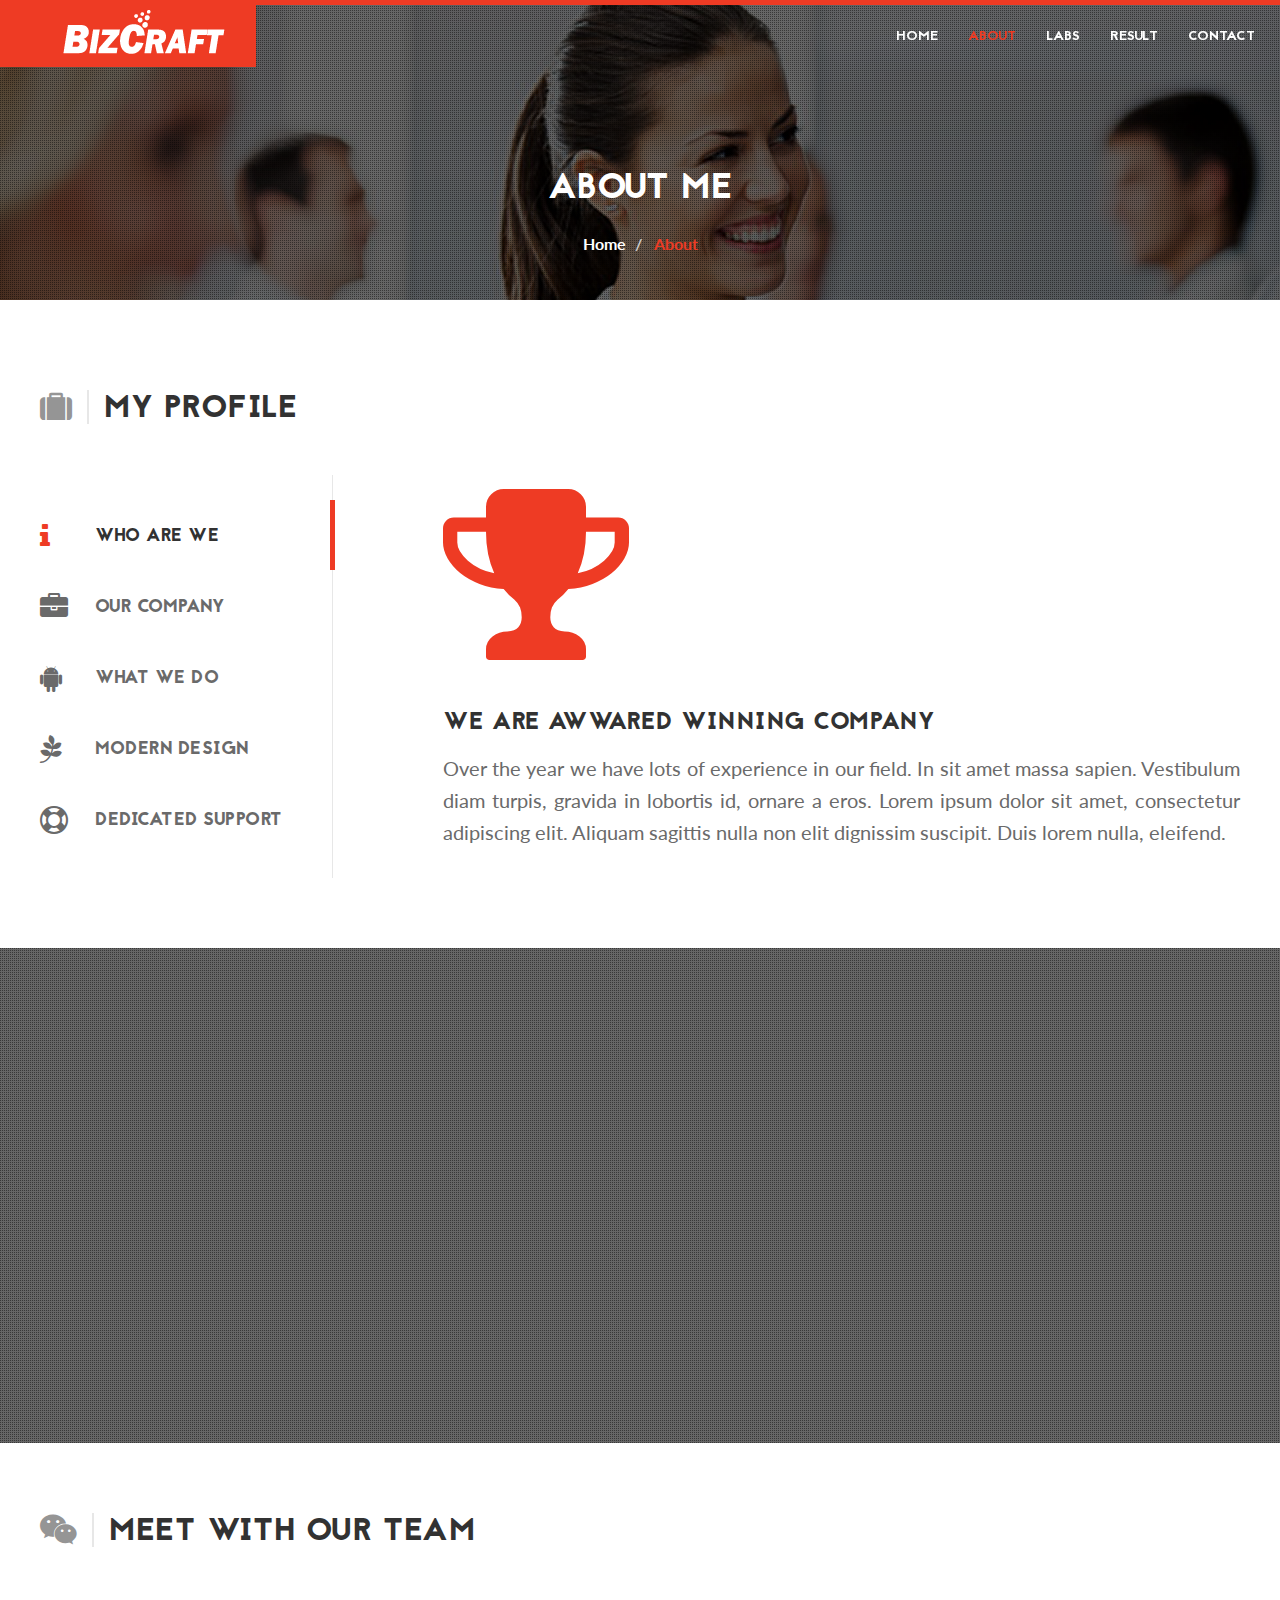
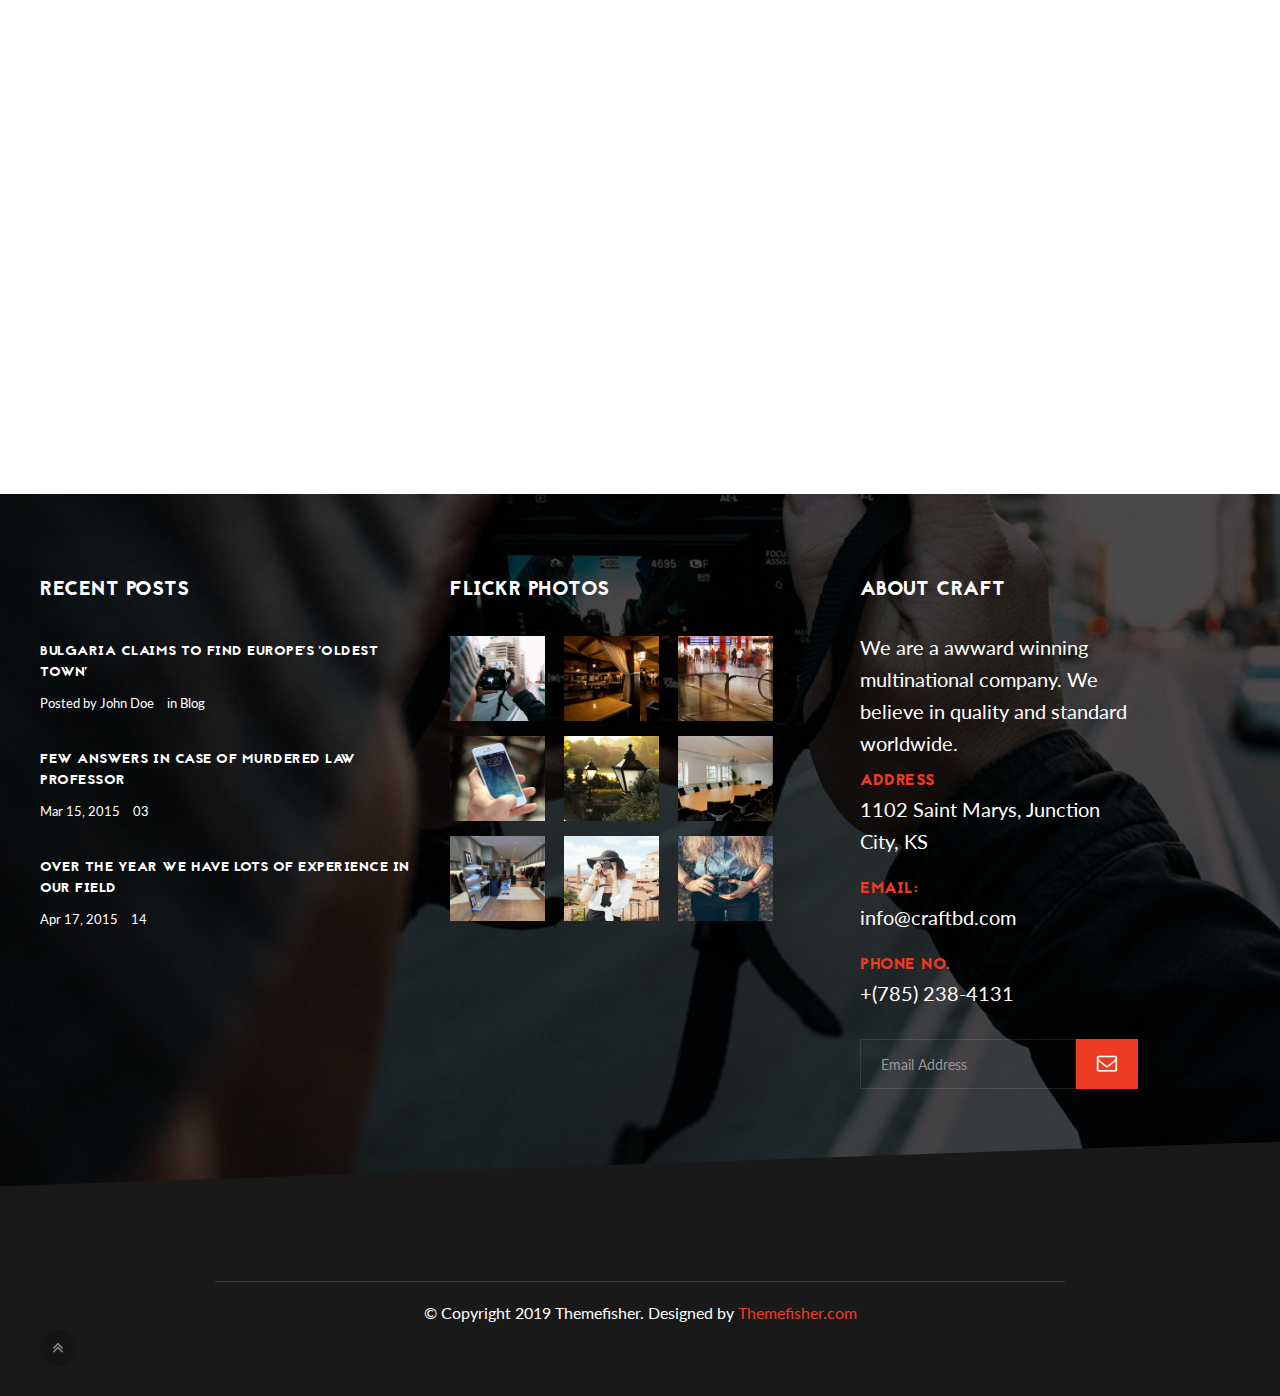
<file: about.html>
<!DOCTYPE html>
<html lang="en">
<head>

	<!-- Basic Page Needs
	================================================== -->
	<meta charset="utf-8">
    <title>BizCraft - Responsive Html5 Template</title>
    <meta name="description" content="">	
	<meta name="author" content="">

	<!-- Mobile Specific Metas
	================================================== -->
	<meta name="viewport" content="width=device-width, initial-scale=1, maximum-scale=1">

	<!-- Favicons
	================================================== -->
	<link rel="icon" href="img/favicon/favicon-32x32.png" type="image/x-icon" />
	<link rel="apple-touch-icon-precomposed" sizes="144x144" href="img/favicon/favicon-144x144.png">
	<link rel="apple-touch-icon-precomposed" sizes="72x72" href="img/favicon/favicon-72x72.png">
	<link rel="apple-touch-icon-precomposed" href="img/favicon/favicon-54x54.png">
	
	<!-- CSS
	================================================== -->
	
	<!-- Bootstrap -->
	<link rel="stylesheet" href="css/bootstrap.min.css">
	<!-- Template styles-->
	<link rel="stylesheet" href="css/style.css">
	<!-- Responsive styles-->
	<link rel="stylesheet" href="css/responsive.css">
	<!-- FontAwesome -->
	<link rel="stylesheet" href="css/font-awesome.min.css">
	<!-- Animation -->
	<link rel="stylesheet" href="css/animate.css">
	<!-- Prettyphoto -->
	<link rel="stylesheet" href="css/prettyPhoto.css">
	<!-- Owl Carousel -->
	<link rel="stylesheet" href="css/owl.carousel.css">
	<link rel="stylesheet" href="css/owl.theme.css">
	<!-- Flexslider -->
	<link rel="stylesheet" href="css/flexslider.css">
	<!-- Flexslider -->
	<link rel="stylesheet" href="css/cd-hero.css">
	<!-- Style Swicther -->
	<link id="style-switch" href="css/presets/preset3.css" media="screen" rel="stylesheet" type="text/css">

	<!-- HTML5 shim, for IE6-8 support of HTML5 elements. All other JS at the end of file. -->
    <!--[if lt IE 9]>
      <script src="js/html5shiv.js"></script>
      <script src="js/respond.min.js"></script>
    <![endif]-->

</head>
	
<body>
	<div class="body-inner">
	<!-- Header start -->
	<header id="header" class="navbar-fixed-top header" role="banner">
		<div class="container">
			<div class="row">
				<!-- Logo start -->
				<div class="navbar-header">
				    <button type="button" class="navbar-toggle" data-toggle="collapse" data-target=".navbar-collapse">
				        <span class="sr-only">Toggle navigation</span>
				        <span class="icon-bar"></span>
				        <span class="icon-bar"></span>
				        <span class="icon-bar"></span>
				    </button>
				    <div class="navbar-brand navbar-bg">
					    <a href="index.html">
					    	<img class="img-responsive" src="images/logo.png" alt="logo">
					    </a> 
				    </div>                   
				</div><!--/ Logo end -->
				<nav class="collapse navbar-collapse clearfix" role="navigation">
					<ul class="nav navbar-nav navbar-right">
						<li class="dropdown">
							<li ><a href="index.html">Home </a></li>
		                           
							<li class="active"><a href="about.html">About</a></li>
							<li><a href="labs.html">Labs</a></li>
							<li><a href="result.html">Result</a></li>
							<li><a href="contact.html">Contact</a></li>
                    </ul>
				</nav><!--/ Navigation end -->
			</div><!--/ Row end -->
		</div><!--/ Container end -->
	</header><!--/ Header end -->

	<div id="banner-area">
		<img src="images/banner/banner1.jpg" alt ="" />
		<div class="parallax-overlay"></div>
			<!-- Subpage title start -->
			<div class="banner-title-content">
	        	<div class="text-center">
		        	<h2>About me</h2>
		        	<ul class="breadcrumb">
			            <li>Home</li>
			            
			            <li><a href="#"> About </a></li>
		          	</ul>
	          	</div>
          	</div><!-- Subpage title end -->
	</div><!-- Banner area end -->

	<!-- Main container start -->

	<section id="main-container">
		<div class="container">

			<!-- Company Profile -->
			<div class="row">
				<div class="col-md-12 heading">
					<span class="title-icon classic pull-left"><i class="fa fa-suitcase"></i></span>
					<h2 class="title classic">My Profile</h2>
				</div>
			</div><!-- Title row end -->

			<div class="row">
				<div class="landing-tab clearfix">
					<ul class="nav nav-tabs nav-stacked col-md-3 col-sm-5">
					  	<li class="active">
					  		<a class="animated fadeIn" href="#tab_a" data-toggle="tab">
					  			<span class="tab-icon"><i class="fa fa-info"></i></span>
					  			<div class="tab-info">
						  			<h3>Who Are We</h3>
					  			</div>
					  		</a>
					  	</li>
					  	<li>
						  	<a class="animated fadeIn" href="#tab_b" data-toggle="tab">
						  		<span class="tab-icon"><i class="fa fa-briefcase"></i></span>
					  			<div class="tab-info">
						  			<h3>Our Company</h3>
					  			</div>
						  	</a>
						</li>
					 	<li>
						  	<a class="animated fadeIn" href="#tab_c" data-toggle="tab">
						  		<span class="tab-icon"><i class="fa fa-android"></i></span>
					  			<div class="tab-info">
						  			<h3>What We Do</h3>
					  			</div>
						  	</a>
						</li>
						<li>
						  	<a class="animated fadeIn" href="#tab_d" data-toggle="tab">
						  		<span class="tab-icon"><i class="fa fa-pagelines"></i></span>
					  			<div class="tab-info">
						  			<h3>Modern Design</h3>
					  			</div>
						  	</a>
						</li>
						<li>
						  	<a class="animated fadeIn" href="#tab_e" data-toggle="tab">
						  		<span class="tab-icon"><i class="fa fa-support"></i></span>
					  			<div class="tab-info">
						  			<h3>Dedicated Support</h3>
					  			</div>
						  	</a>
						</li>
					</ul>
					<div class="tab-content col-md-9 col-sm-7">
				        <div class="tab-pane active animated fadeInRight" id="tab_a">
				        	<i class="fa fa-trophy big"></i>
				            <h3>We Are Awwared Winning Company</h3> 
				            <p>Over the year we have lots of experience in our field. In sit amet massa sapien. Vestibulum diam turpis, gravida in lobortis id, ornare a eros. Lorem ipsum dolor sit amet, consectetur adipiscing elit. Aliquam sagittis nulla non elit dignissim suscipit. Duis lorem nulla, eleifend.</p>
				        </div>
				        <div class="tab-pane animated fadeInLeft" id="tab_b">
				        	<i class="fa fa-briefcase big"></i>
				            <h3>We Have Worldwide Business</h3> 
							<p>Helvetica cold-pressed lomo messenger bag ugh. Vinyl jean shorts Austin pork belly PBR retro, Etsy VHS kitsch actually messenger bag pug. Pbrb semiotics try-hard, Schlitz occupy dreamcatcher master cleanse Marfa Vice tofu. </p>							 
				        </div>
				        <div class="tab-pane animated fadeIn" id="tab_c">
				            <i class="fa fa-android big"></i>
				            <h3>We Build Readymade Applications</h3> 
				            <p>Over the year we have lots of experience in our field. In sit amet massa sapien. Vestibulum diam turpis, gravida in lobortis id, ornare a eros. Lorem ipsum dolor sit amet, consectetur adipiscing elit. Aliquam sagittis nulla non elit dignissim suscipit. Duis lorem nulla, eleifend.</p>
				        </div>
				        <div class="tab-pane animated fadeIn" id="tab_d">
				            <i class="fa fa-pagelines big"></i>
				            <h3>Clean and Modern Design</h3> 
				            <p>Over the year we have lots of experience in our field. In sit amet massa sapien. Vestibulum diam turpis, gravida in lobortis id, ornare a eros. Lorem ipsum dolor sit amet, consectetur adipiscing elit. Aliquam sagittis nulla non elit dignissim suscipit. Duis lorem nulla, eleifend.</p>
				        </div>
				        <div class="tab-pane animated fadeIn" id="tab_e">
				            <i class="fa fa-support big"></i>
				            <h3>24/7 Dedicated Support</h3> 
				            <p>Occupy selfies Tonx, +1 Truffaut beard organic normcore tilde flannel artisan squid cray single-origin coffee. Master cleanse vinyl Austin kogi, semiotics skateboard fap wayfarers health goth. Helvetica cray church-key hashtag Carles. Four dollar toast meggings seitan, Tonx pork belly VHS Bushwick. Chambray banh mi cornhole. Locavore messenger bag seitan.</p>
				        </div>
					</div><!-- tab content -->
	    		</div><!-- Overview tab end -->
			</div><!--/ Content row end -->

			<!-- Company Profile -->

		</div><!--/ 1st container end -->

			
		<div class="gap-60"></div>


		<!-- Counter Strat -->
		<div class="ts_counter_bg parallax parallax2">
			<div class="parallax-overlay"></div>
			<div class="container">
				<div class="row wow fadeInLeft text-center">
					<div class="facts col-md-3 col-sm-6">
						<span class="facts-icon"><i class="fa fa-user"></i></span>
						<div class="facts-num">
							<span class="counter">1200</span>
						</div>
						<h3>Clients</h3> 
					</div>

					<div class="facts col-md-3 col-sm-6">
						<span class="facts-icon"><i class="fa fa-institution"></i></span>
						<div class="facts-num">
							<span class="counter">1277</span>
						</div>
						<h3>Item Sold</h3> 
					</div>

					<div class="facts col-md-3 col-sm-6">
						<span class="facts-icon"><i class="fa fa-suitcase"></i></span>
						<div class="facts-num">
							<span class="counter">869</span>
						</div>
						<h3>Projects</h3> 
					</div>

					<div class="facts col-md-3 col-sm-6">
						<span class="facts-icon"><i class="fa fa-trophy"></i></span>
						<div class="facts-num">
							<span class="counter">76</span>
						</div>
						<h3>Awwards</h3> 
					</div>

					<div class="gap-40"></div>

					<div><a href="#" class="btn btn-primary solid">See Our Portfolio</a></div>

				</div><!--/ row end -->
			</div><!--/ Container end -->
		</div><!--/ Counter end -->

		<div class="gap-60"></div>


		<div class="container"><!-- 2nd container start -->

			<!-- Team start -->
			<div class="team">

				<div class="row">
					<div class="col-md-12 heading">
						<span class="title-icon classic pull-left"><i class="fa fa-weixin"></i></span>
						<h2 class="title classic">Meet with our Team</h2>
					</div>
				</div><!-- Title row end -->

				<div class="row text-center">
					<div class="col-md-3 col-sm-6">
						<div class="team wow slideInLeft">
							<div class="img-hexagon">
								<img src="images/team/team1.jpg" alt="">
								<span class="img-top"></span>
								<span class="img-bottom"></span>
							</div>
							<div class="team-content">
								<h3>Vosgi Varduhi</h3>
								<p>Web Designer</p>
								<div class="team-social">
									<a class="fb" href="#"><i class="fa fa-facebook"></i></a>
									<a class="twt" href="#"><i class="fa fa-twitter"></i></a>
									<a class="gplus" href="#"><i class="fa fa-google-plus"></i></a>
									<a class="linkdin" href="#"><i class="fa fa-linkedin"></i></a>
									<a class="dribble" href="#"><i class="fa fa-dribbble"></i></a>
								</div>
							</div>
						</div>	
					</div><!--/ Team 1 end -->
					<div class="col-md-3 col-sm-6">
						<div class="team wow slideInLeft">
							<div class="img-hexagon">
								<img src="images/team/team2.jpg" alt="">
								<span class="img-top"></span>
								<span class="img-bottom"></span>
							</div>
							<div class="team-content">
								<h3>Robert Aleska</h3>
								<p>Web Designer</p>
								<div class="team-social">
									<a class="fb" href="#"><i class="fa fa-facebook"></i></a>
									<a class="twt" href="#"><i class="fa fa-twitter"></i></a>
									<a class="gplus" href="#"><i class="fa fa-google-plus"></i></a>
									<a class="linkdin" href="#"><i class="fa fa-linkedin"></i></a>
									<a class="dribble" href="#"><i class="fa fa-dribbble"></i></a>
								</div>
							</div>
						</div>
					</div><!--/ Team 2 end -->
					<div class="col-md-3 col-sm-6">
						<div class="team wow slideInRight">
							<div class="img-hexagon">
								<img src="images/team/team3.jpg" alt="">
								<span class="img-top"></span>
								<span class="img-bottom"></span>
							</div>
							<div class="team-content">
								<h3>Taline Voski</h3>
								<p>Web Designer</p>
								<div class="team-social">
									<a class="fb" href="#"><i class="fa fa-facebook"></i></a>
									<a class="twt" href="#"><i class="fa fa-twitter"></i></a>
									<a class="gplus" href="#"><i class="fa fa-google-plus"></i></a>
									<a class="linkdin" href="#"><i class="fa fa-linkedin"></i></a>
									<a class="dribble" href="#"><i class="fa fa-dribbble"></i></a>
								</div>
							</div>
						</div>
					</div><!--/ Team 3 end -->
					<div class="col-md-3 col-sm-6">
						<div class="team animate wow slideInRight">
							<div class="img-hexagon">
								<img src="images/team/team4.jpg" alt="">
								<span class="img-top"></span>
								<span class="img-bottom"></span>
							</div>
							<div class="team-content">
								<h3>Alban Spencer</h3>
								<p>Web Designer</p>
								<div class="team-social">
									<a class="fb" href="#"><i class="fa fa-facebook"></i></a>
									<a class="twt" href="#"><i class="fa fa-twitter"></i></a>
									<a class="gplus" href="#"><i class="fa fa-google-plus"></i></a>
									<a class="linkdin" href="#"><i class="fa fa-linkedin"></i></a>
									<a class="dribble" href="#"><i class="fa fa-dribbble"></i></a>
								</div>
							</div>
						</div>
					</div><!--/ Team 4 end -->
				</div><!--/ Content row end -->

			</div><!-- Team end -->

		</div><!-- 2nd container end -->
	</section><!--/ Main container end -->
	


	<div class="gap-40"></div>

	<!-- Footer start -->
	<footer id="footer" class="footer">
		<div class="container">

			<div class="row">
				<div class="col-md-4 col-sm-12 footer-widget">
					<h3 class="widget-title">Recent Posts</h3>

					<div class="latest-post-items media">
							<div class="latest-post-content media-body">
								<h4><a href="#">Bulgaria claims to find Europe's 'oldest town'</a></h4>
								<p class="post-meta">
									<span class="author">Posted by John Doe</span>
									<span class="post-meta-cat">in<a href="#"> Blog</a></span>
								</p>
							</div>
						</div><!-- 1st Latest Post end -->

						<div class="latest-post-items media">
							<div class="latest-post-content media-body">
								<h4><a href="#">Few Answers in Case of Murdered Law Professor</a></h4>
								<p class="post-meta">
									<span class="date"><i class="icon icon-calendar"></i> Mar 15, 2015</span>
									<span class="post-meta-comments"><i class="icon icon-bubbles4"></i> <a href="#">03</a></span>
								</p>
							</div>
						</div><!-- 2nd Latest Post end -->

						<div class="latest-post-items media">
							<div class="latest-post-content media-body">
								<h4><a href="#">Over the year we have lots of experience in our field</a></h4>
								<p class="post-meta">
									<span class="date"><i class="icon icon-calendar"></i> Apr 17, 2015</span>
									<span class="post-meta-comments"><i class="icon icon-bubbles4"></i> <a href="#">14</a></span>
								</p>
							</div>
						</div><!-- 3rd Latest Post end -->
	
				</div><!--/ End Recent Posts-->

				

				<div class="col-md-4 col-sm-12 footer-widget">
					<h3 class="widget-title">Flickr Photos</h3>

					<div class="img-gallery">
						<div class="img-container">
							<a class="thumb-holder" data-rel="prettyPhoto" href="images/gallery/1.jpg">
								<img src="images/gallery/1.jpg" alt="">
							</a>
							<a class="thumb-holder" data-rel="prettyPhoto" href="images/gallery/2.jpg">
								<img src="images/gallery/2.jpg" alt="">
							</a>
							<a class="thumb-holder" data-rel="prettyPhoto" href="images/gallery/3.jpg">
								<img src="images/gallery/3.jpg" alt="">
							</a>
							<a class="thumb-holder" data-rel="prettyPhoto" href="images/gallery/4.jpg">
								<img src="images/gallery/4.jpg" alt="">
							</a>
							<a class="thumb-holder" data-rel="prettyPhoto" href="images/gallery/5.jpg">
								<img src="images/gallery/5.jpg" alt="">
							</a>
							<a class="thumb-holder" data-rel="prettyPhoto" href="images/gallery/6.jpg">
								<img src="images/gallery/6.jpg" alt="">
							</a>
							<a class="thumb-holder" data-rel="prettyPhoto" href="images/gallery/6.jpg">
								<img src="images/gallery/7.jpg" alt="">
							</a>
							<a class="thumb-holder" data-rel="prettyPhoto" href="images/gallery/6.jpg">
								<img src="images/gallery/8.jpg" alt="">
							</a>
							<a class="thumb-holder" data-rel="prettyPhoto" href="images/gallery/6.jpg">
								<img src="images/gallery/9.jpg" alt="">
							</a>
						</div>
					</div>

						
				</div><!--/ end flickr -->

				<div class="col-md-3 col-sm-12 footer-widget footer-about-us">
					<h3 class="widget-title">About Craft</h3>
					<p>We are a awward winning multinational company. We believe in quality and standard worldwide.</p>
					<h4>Address</h4>
					<p>1102 Saint Marys, Junction City, KS</p>
					<div class="row">
						<div class="col-md-6">
							<h4>Email:</h4>
							<p>info@craftbd.com</p>
						</div>
						<div class="col-md-6">
							<h4>Phone No.</h4>
							<p>+(785) 238-4131</p>
						</div>
					</div>
                    <form action="#" role="form">
                        <div class="input-group subscribe">
                            <input type="email" class="form-control" placeholder="Email Address" required="">
                            <span class="input-group-addon">
                              <button class="btn" type="submit"><i class="fa fa-envelope-o"> </i></button>
                            </span>                        
                        </div>
                    </form>
				</div><!--/ end about us -->


			</div><!-- Row end -->
		</div><!-- Container end -->
	</footer><!-- Footer end -->
	

	<!-- Footer start -->
	<section id="copyright" class="copyright angle">
		<div class="container">
			<div class="row">
				<div class="col-md-12 text-center">
					<ul class="footer-social unstyled">
						<li>
							<a title="Twitter" href="#">
								<span class="icon-pentagon wow bounceIn"><i class="fa fa-twitter"></i></span>
							</a>
							<a title="Facebook" href="#">
								<span class="icon-pentagon wow bounceIn"><i class="fa fa-facebook"></i></span>
							</a>
							<a title="Google+" href="#">
								<span class="icon-pentagon wow bounceIn"><i class="fa fa-google-plus"></i></span>
							</a>
							<a title="linkedin" href="#">
								<span class="icon-pentagon wow bounceIn"><i class="fa fa-linkedin"></i></span>
							</a>
							<a title="Pinterest" href="#">
								<span class="icon-pentagon wow bounceIn"><i class="fa fa-pinterest"></i></span>
							</a>
							<a title="Skype" href="#">
								<span class="icon-pentagon wow bounceIn"><i class="fa fa-skype"></i></span>
							</a>
							<a title="Dribble" href="#">
								<span class="icon-pentagon wow bounceIn"><i class="fa fa-dribbble"></i></span>
							</a>
						</li>
					</ul>
				</div>
			</div><!--/ Row end -->
			<div class="row">
				<div class="col-md-12 text-center">
					<div class="copyright-info">
         			 &copy; Copyright 2019 Themefisher. <span>Designed by <a href="https://themefisher.com">Themefisher.com</a></span>
        			</div>
				</div>
			</div><!--/ Row end -->
		   <div id="back-to-top" data-spy="affix" data-offset-top="10" class="back-to-top affix">
				<button class="btn btn-primary" title="Back to Top"><i class="fa fa-angle-double-up"></i></button>
			</div>
		</div><!--/ Container end -->
	</section><!--/ Footer end -->


	<!-- Javascript Files
	================================================== -->

	<!-- initialize jQuery Library -->
	<script type="text/javascript" src="js/jquery.js"></script>
	<!-- Bootstrap jQuery -->
	<script type="text/javascript" src="js/bootstrap.min.js"></script>
	<!-- Style Switcher -->
	<script type="text/javascript" src="js/style-switcher.js"></script>
	<!-- Owl Carousel -->
	<script type="text/javascript" src="js/owl.carousel.js"></script>
	<!-- PrettyPhoto -->
	<script type="text/javascript" src="js/jquery.prettyPhoto.js"></script>
	<!-- Bxslider -->
	<script type="text/javascript" src="js/jquery.flexslider.js"></script>
	<!-- CD Hero slider -->
	<script type="text/javascript" src="js/cd-hero.js"></script>
	<!-- Isotope -->
	<script type="text/javascript" src="js/isotope.js"></script>
	<script type="text/javascript" src="js/ini.isotope.js"></script>
	<!-- Wow Animation -->
	<script type="text/javascript" src="js/wow.min.js"></script>
	<!-- SmoothScroll -->
	<script type="text/javascript" src="js/smoothscroll.js"></script>
	<!-- Eeasing -->
	<script type="text/javascript" src="js/jquery.easing.1.3.js"></script>
	<!-- Counter -->
	<script type="text/javascript" src="js/jquery.counterup.min.js"></script>
	<!-- Waypoints -->
	<script type="text/javascript" src="js/waypoints.min.js"></script>
	<!-- Template custom -->
	<script type="text/javascript" src="js/custom.js"></script>
	</div><!-- Body inner end -->
</body>
</html>
</file>
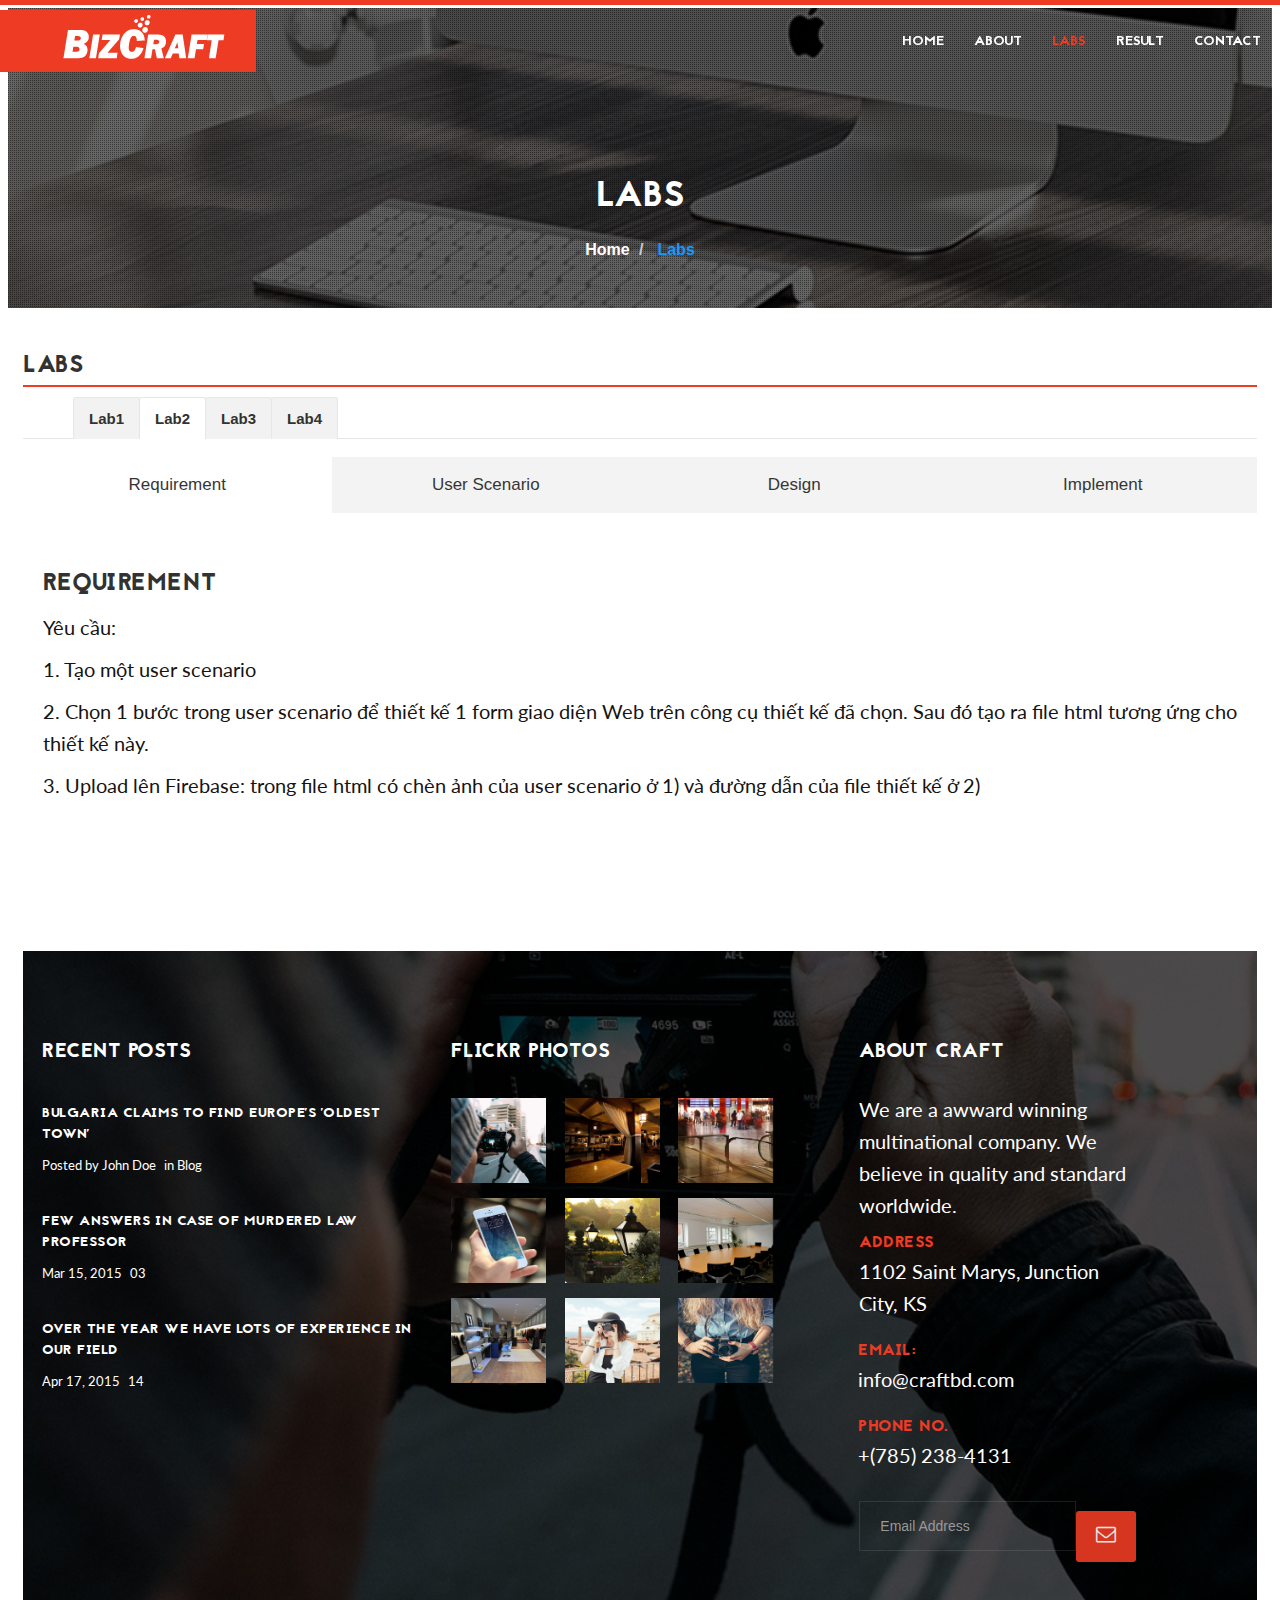
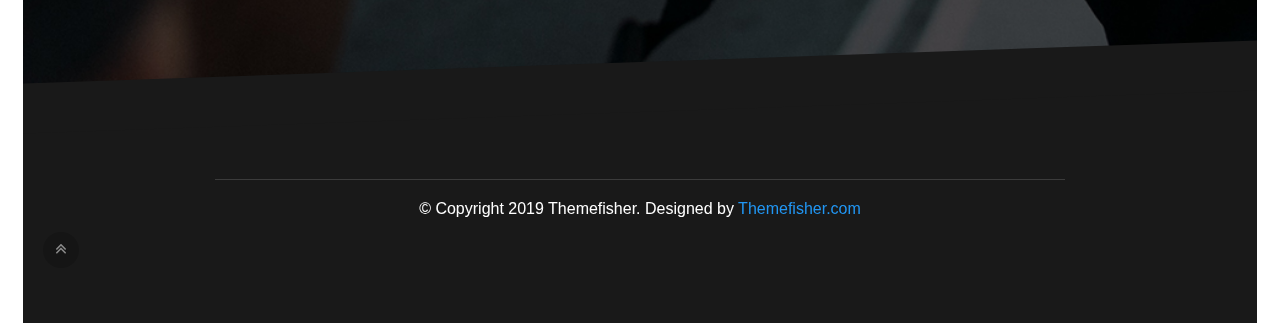
<file: lab2.html>
<!DOCTYPE html>
<html lang="en">
<head>

	<!-- Basic Page Needs
	================================================== -->
	<meta charset="utf-8">
    <title>BizCraft - Responsive Html5 Template</title>
    <meta name="description" content="">	
	<meta name="author" content="">

	<!-- Mobile Specific Metas
	================================================== -->
	<meta name="viewport" content="width=device-width, initial-scale=1, maximum-scale=1">

	<!-- Favicons
	================================================== -->
	<link rel="icon" href="img/favicon/favicon-32x32.png" type="image/x-icon" />
	<link rel="apple-touch-icon-precomposed" sizes="144x144" href="img/favicon/favicon-144x144.png">
	<link rel="apple-touch-icon-precomposed" sizes="72x72" href="img/favicon/favicon-72x72.png">
	<link rel="apple-touch-icon-precomposed" href="img/favicon/favicon-54x54.png">
	
	<!-- CSS
	================================================== -->
	
	<!-- Bootstrap -->
	<link rel="stylesheet" href="css/bootstrap.min.css">
	<!-- Template styles-->
	<link rel="stylesheet" href="css/style.css">
	<!-- Responsive styles-->
	<link rel="stylesheet" href="css/responsive.css">
	<!-- FontAwesome -->
	<link rel="stylesheet" href="css/font-awesome.min.css">
	<!-- Animation -->
	<link rel="stylesheet" href="css/animate.css">
	<!-- Prettyphoto -->
	<link rel="stylesheet" href="css/prettyPhoto.css">
	<!-- Owl Carousel -->
	<link rel="stylesheet" href="css/owl.carousel.css">
	<link rel="stylesheet" href="css/owl.theme.css">
	<!-- Flexslider -->
	<link rel="stylesheet" href="css/flexslider.css">
	<!-- Flexslider -->
	<link rel="stylesheet" href="css/cd-hero.css">
	<!-- Style Swicther -->
	<link id="style-switch" href="css/presets/preset3.css" media="screen" rel="stylesheet" type="text/css">

	<!-- HTML5 shim, for IE6-8 support of HTML5 elements. All other JS at the end of file. -->
    <!--[if lt IE 9]>
      <script src="js/html5shiv.js"></script>
      <script src="js/respond.min.js"></script>
    <![endif]-->

</head>
	
<body>
	<div class="body-inner">
	<!-- Header start -->
	<header id="header" class="navbar-fixed-top header" role="banner">
		<div class="container">
			<div class="row">
				<!-- Logo start -->
				<div class="navbar-header">
				    <button type="button" class="navbar-toggle" data-toggle="collapse" data-target=".navbar-collapse">
				        <span class="sr-only">Toggle navigation</span>
				        <span class="icon-bar"></span>
				        <span class="icon-bar"></span>
				        <span class="icon-bar"></span>
				    </button>
				    <div class="navbar-brand navbar-bg">
					    <a href="index.html">
					    	<img class="img-responsive" src="images/logo.png" alt="logo">
					    </a> 
				    </div>                   
				</div><!--/ Logo end -->
				<nav class="collapse navbar-collapse clearfix" role="navigation">
					<ul class="nav navbar-nav navbar-right">
						<li class="dropdown">
							<li ><a href="index.html">Home </a></li>
		                           
							<li><a href="about.html">About</a></li>
							<li class="active"><a href="labs.html">Labs</a></li>
							<li><a href="result.html">Result</a></li>
							<li><a href="contact.html">Contact</a></li>
                    </ul>
				</nav><!--/ Navigation end -->
			</div><!--/ Row end -->
		</div><!--/ Container end -->
	</header><!--/ Header end -->

	<div id="banner-area">
		<img src="images/banner/banner2.jpg" alt ="" />
		<div class="parallax-overlay"></div>
			<!-- Subpage title start -->
			<div class="banner-title-content">
	        	<div class="text-center">
		        	<h2>Labs</h2>
		        	<ul class="breadcrumb">
			            <li>Home</li>
			            
			            <li><a href="#"> Labs</a></li>
		          	</ul>
	          	</div>
          	</div><!-- Subpage title end -->
	</div><!-- Banner area end -->

	<!-- Main container start -->
	<div class="gap-40"></div>


	<div class="col-md-6">

		<h3 class="title-border">Labs</h3>

	   <div class="widget widget-tab">
			  <ul class="nav nav-tabs">
				<li ><a href="labs.html" >Lab1</a></li>
				<li class="active"><a href="lab2.html" >Lab2</a></li>
				<li><a href="lab3.html" >Lab3</a></li>
				<li><a href="lab4.html" >Lab4</a></li>
			  </ul>
			  <div class="tab-content">
				<div class="tab-pane active" id="tab1">
					<meta name="viewport" content="width=device-width, initial-scale=1">
					<style>
					* {box-sizing: border-box}
					
					/* Set height of body and the document to 100% */
body, html {
	height: 100%;
	margin: 0;
	font-family: Arial;
	
  }
  
  /* Style tab links */
  .tablink {
	background-color: #f2f2f2;
	color:#221d1d;
	float: left;
	border: none;
	outline: none;
	cursor: pointer;
	padding: 14px 16px;
	font-size: 17px;
	width: 25%;
  }
  
  .tablink:hover {
	background-color: rgb(153, 147, 147);
  }
  
  /* Style the tab content (and add height:100% for full page content) */
  .tabcontent {
	color: rgb(22, 19, 19);
	display: none;
	padding: 100px 20px;
	height: 100%;
  }
					
					#Requirement {background-color: white;}
					#Design {background-color: white;}
					#Implement {background-color: white;}
					
					</style>
					</head>
					<body>
					
					<button class="tablink" onclick="openPage('Requirement', this, 'white')" id="defaultOpen">Requirement</button>
                    <button class="tablink" onclick="openPage('User Scenario', this, 'white')">User Scenario</button>
					<button class="tablink" onclick="openPage('Design', this, 'white')" >Design</button>
                    
					<button class="tablink" onclick="openPage('Implement', this, 'white')">Implement</button>
					
					
					<div id="Requirement" class="tabcontent">
					  <h3>Requirement</h3>
					  <p>Yêu cầu:</p>
					<p>1. Tạo một user scenario </p>
						
					
						
				<p>		2. Chọn 1 bước trong user scenario để thiết kế 1 form giao diện Web trên công cụ thiết kế đã chọn. Sau đó tạo ra file html tương ứng cho thiết kế này.</p>
				<p> 3. Upload lên Firebase: trong file html có chèn ảnh của user scenario ở 1) và đường dẫn của file thiết kế ở 2)</p>		
			
				    
					</div>
					
					<div id="User Scenario" class="tabcontent">
						<div class="tab-pane active" id="user-scenario">
							<div class="mt-3 mb-2">
							  <h3 class="text-secondary">User-Scenario</h3>
							  <!-- <p>Một khách hàng cần tìm khách sạn cho chuyến du lịch sắp tới</p> -->
							  <img
								src="images/User scenarios.jpg" alt="paper" class="img-fluid" >
							</div>
						  </div>



					</div>
					
                    <div id="Design" class="tabcontent">
                        <h3>Design</h3>
                        <p>Some news this fine day!</p> 
                      </div>





					<div id="Implement" class="tabcontent">


						<div class="content-area submit-property" style="background-color: rgb(252, 252, 252);">&nbsp;
							<div class="container">
							<div class="clearfix" style="width: 100%; margin-left: -15px;"><div class="wizard-container">
							<div class="wizard-card ct-wizard-orange" id="wizardProperty">
							<form novalidate="novalidate">
							<div class="wizard-header">
							<h3><b>Checkout</b> YOUR CARTS <br>
							<small>Make sure your form all filled out..</small></h3></div>
							<div class="container" style="width: 99%;">
							<table id="cart" class="table table-hover table-condensed">
							<thead><tr>
							<th style="width: 50%;">Product</th>
							<th style="width: 10%;">Price</th>
							<th style="width: 8%;">Quantity</th>
							<th class="text-center" style="width: 22%;">Subtotal</th>
							<th style="width: 10%;"></th></tr></thead>








							<tbody><tr><td data-th="Product">
							<div class="row">
							<div class="col-sm-2 hidden-xs">
							<img src="images/thucan1.jpg" alt="..." class="img-responsive"></div>
							<div class="col-sm-10">
							<h4 class="nomargin">Burger</h4>
							<p> Thịt làm nhân nên chọn mua thịt ức gà tây thả vườn, đây là phần thịt trắng có rất ít mỡ và calori. Ăn kèm có rau quả khô và nho đỏ.</p></div></div></td>
							<td data-th="Price">$15</td>
							<td data-th="Quantity">
							<input type="number" class="form-control text-center valid" value="1"></td>
							<td data-th="Subtotal" class="text-center">15</td>
							<td class="actions" data-th="true">
							<button class="btn btn-info btn-sm">
							<i class="fa fa-refresh"></i></button>
							<button class="btn btn-danger btn-sm">
							<i class="fa fa-trash-o"></i></button></td></tr></tbody>






							<tbody><tr><td data-th="Product">
								<div class="row">
								<div class="col-sm-2 hidden-xs">
								<img src="images/thucan2.jpg" alt="..." class="img-responsive"></div>
								<div class="col-sm-10">
								<h4 class="nomargin">Bánh Mì </h4>
								<p>Với nhân pa tê, ruốc, giò, chả, xúc xích..., bánh mì ở đây chỉ phục vụ duy nhất nhân thịt viên nướng.</p></div></div></td>
								<td data-th="Price">$5</td>
								<td data-th="Quantity">
								<input type="number" class="form-control text-center valid" value="1"></td>
								<td data-th="Subtotal" class="text-center">5</td>
								<td class="actions" data-th="true">
								<button class="btn btn-info btn-sm">
								<i class="fa fa-refresh"></i></button>
								<button class="btn btn-danger btn-sm">
								<i class="fa fa-trash-o"></i></button></td></tr></tbody>





								<tbody><tr><td data-th="Product">
									<div class="row">
									<div class="col-sm-2 hidden-xs">
									<img src="images/thucan3.png" alt="..." class="img-responsive"></div>
									<div class="col-sm-10">
									<h4 class="nomargin">Noodles</h4>
									<p>Kết hợp cùng súp sệt đậm đà quyện cùng sợi mì dai giòn và nhiều thanh cua, trứng, rau củ thật ngon bên trong</p></div></div></td>
									<td data-th="Price">$8</td>
									<td data-th="Quantity">
									<input type="number" class="form-control text-center valid" value="1"></td>
									<td data-th="Subtotal" class="text-center">8</td>
									<td class="actions" data-th="true">
									<button class="btn btn-info btn-sm">
									<i class="fa fa-refresh"></i></button>
									<button class="btn btn-danger btn-sm">
									<i class="fa fa-trash-o"></i></button></td></tr></tbody>






									<tbody><tr><td data-th="Product">
										<div class="row">
										<div class="col-sm-2 hidden-xs">
										<img src="images/thucan4.jpg" alt="..." class="img-responsive"></div>
										<div class="col-sm-10">
										<h4 class="nomargin">Salad </h4>
										<p>Salad là hình thức trộn lẫn các loại nguyên liệu lại với nhau, trong đó chủ yếu là rau, củ quả tươi sống.</p></div></div></td>
										<td data-th="Price">$2</td>
										<td data-th="Quantity">
										<input type="number" class="form-control text-center valid" value="1"></td>
										<td data-th="Subtotal" class="text-center">2</td>
										<td class="actions" data-th="true">
										<button class="btn btn-info btn-sm">
										<i class="fa fa-refresh"></i></button>
										<button class="btn btn-danger btn-sm">
										<i class="fa fa-trash-o"></i></button></td></tr></tbody>


















							<tfoot><tr class="visible-xs">
							<td class="text-center">
							<strong>Total 1.99</strong></td></tr>
							<tr><td><a href="#" class="btn btn-warning">
							<i class="fa fa-angle-left"></i> Continue Shopping</a></td>
							<td colspan="2" class="hidden-xs"></td>
							<td class="hidden-xs text-center">
							<strong>Total $30</strong></td></tr></tfoot></table></div></div>



							<br></br>





















						

<link rel="stylesheet" href="https://cdnjs.cloudflare.com/ajax/libs/font-awesome/4.7.0/css/font-awesome.min.css">
<style>
* {box-sizing: border-box;}

/* body {
  margin: 0;
  font-family: Arial, Helvetica, sans-serif;
} */

.topnav {
  overflow: hidden;
  background-color: #e9e9e9;
}

.topnav a {
  float: left;
  display: block;
  color: black;
  text-align: center;
  padding: 14px 16px;
  text-decoration: none;
  font-size: 17px;
}

.topnav a:hover {
  background-color: #ddd;
  color: black;
}

.topnav a.active {
  background-color: #2196F3;
  color: white;
}

.topnav .login-container {
  float: right;
}

.topnav input[type=text] {
  padding: 6px;
  margin-top: 8px;
  font-size: 17px;
  border: none;
  width:120px;
}

.topnav .login-container button {
  float: right;
  padding: 6px 10px;
  margin-top: 8px;
  margin-right: 16px;
  background-color: #555;
  color: white;
  font-size: 17px;
  border: none;
  cursor: pointer;
}

.topnav .login-container button:hover {
  background-color: green;
}

@media screen and (max-width: 600px) {
  .topnav .login-container {
    float: none;
  }
  .topnav a, .topnav input[type=text], .topnav .login-container button {
    float: none;
    display: block;
    text-align: left;
    width: 100%;
    margin: 0;
    padding: 14px;
  }
  .topnav input[type=text] {
    border: 1px solid #ccc;  
  }
}
</style>
</head>
<body>

<div class="topnav">
 
  <div class="login-container">
    <form action="/action_page.php">
      <input type="text" placeholder="Username" name="username">
      <input type="text" placeholder="Password" name="psw">
      <button type="submit">Login</button>
    </form>
  </div>
</div>

<div style="padding-left:16px">

<style>
body {font-family: Arial, Helvetica, sans-serif;}
* {box-sizing: border-box;}

/* Full-width input fields */
input[type=text], input[type=password] {
  width: 100%;
  padding: 15px;
  margin: 5px 0 22px 0;
  display: inline-block;
  border: none;
  background: #f1f1f1;
}

/* Add a background color when the inputs get focus */
input[type=text]:focus, input[type=password]:focus {
  background-color: #ddd;
  outline: none;
}

/* Set a style for all buttons */
button {
  background-color: #04AA6D;
  color: white;
  padding: 14px 20px;
  margin: 8px 0;
  border: none;
  cursor: pointer;
  width: 100%;
  opacity: 0.9;
}

button:hover {
  opacity:1;
}

/* Extra styles for the cancel button */
.cancelbtn {
  padding: 14px 20px;
  background-color: #f44336;
}

/* Float cancel and signup buttons and add an equal width */
.cancelbtn, .signupbtn {
  float: left;
  width: 50%;
}

/* Add padding to container elements */
.container {
  padding: 16px;
}

/* The Modal (background) */
.modal {
  display: none; /* Hidden by default */
  position: fixed; /* Stay in place */
  z-index: 1; /* Sit on top */
  left: 0;
  top: 0;
  width: 100%; /* Full width */
  height: 100%; /* Full height */
  overflow: auto; /* Enable scroll if needed */
  background-color: #474e5d;
  padding-top: 50px;
}

/* Modal Content/Box */
.modal-content {
  background-color: #fefefe;
  margin: 5% auto 15% auto; /* 5% from the top, 15% from the bottom and centered */
  border: 1px solid #888;
  width: 80%; /* Could be more or less, depending on screen size */
}

/* Style the horizontal ruler */
hr {
  border: 1px solid bule;
  margin-bottom: 25px;
}
 
/* The Close Button (x) */
.close {
  position: absolute;
  right: 35px;
  top: 15px;
  font-size: 40px;
  font-weight: bold;
  color: #f1f1f1;
}

.close:hover,
.close:focus {
  color: #f44336;
  cursor: pointer;
}

/* Clear floats */
.clearfix::after {
  content: "";
  clear: both;
  display: table;
}

/* Change styles for cancel button and signup button on extra small screens */
@media screen and (max-width: 300px) {
  .cancelbtn, .signupbtn {
     width: 100%;
  }
}
</style>
<body>

<br></br>

<button onclick="document.getElementById('id01').style.display='block'" style="width:auto;">Sign Up</button>

<div id="id01" class="modal">
  <span onclick="document.getElementById('id01').style.display='none'" class="close" title="Close Modal">&times;</span>
  <form class="modal-content" action="/action_page.php">
    <div class="container">
      <h1>Sign Up</h1>
      <p>Please fill in this form to create an account.</p>
      <hr>
      <label for="email"><b>Email</b></label>
      <input type="text" placeholder="Enter Email" name="email" required>

      <label for="psw"><b>Password</b></label>
      <input type="password" placeholder="Enter Password" name="psw" required>

      <label for="psw-repeat"><b>Repeat Password</b></label>
      <input type="password" placeholder="Repeat Password" name="psw-repeat" required>
      
      <label>
        <input type="checkbox" checked="checked" name="remember" style="margin-bottom:15px"> Remember me
      </label>

      <p>By creating an account you agree to our <a href="#" style="color:dodgerblue">Terms & Privacy</a>.</p>

      <div class="clearfix">
        <button type="button" onclick="document.getElementById('id01').style.display='none'" class="cancelbtn">Cancel</button>
        <button type="submit" class="signupbtn">Sign Up</button>
      </div>
    </div>
  </form>
</div>

<script>
// Get the modal
var modal = document.getElementById('id01');

// When the user clicks anywhere outside of the modal, close it
window.onclick = function(event) {
  if (event.target == modal) {
    modal.style.display = "none";
  }
}
</script>

  <meta name="viewport" content="width=device-width, initial-scale=1">
<link rel="stylesheet" href="https://cdnjs.cloudflare.com/ajax/libs/font-awesome/4.7.0/css/font-awesome.min.css">
<style>
body {
  font-family: Arial;
  font-size: 17px;
  padding: 8px;
}

* {
  box-sizing: border-box;
}

.row {
  display: -ms-flexbox; /* IE10 */
  /* display: flex; */
  -ms-flex-wrap: wrap; /* IE10 */
  flex-wrap: wrap;
  margin: 0 -16px;
}

.col-25 {
  -ms-flex: 25%; /* IE10 */
  flex: 25%;
}

.col-50 {
  -ms-flex: 50%; /* IE10 */
  flex: 50%;
}

.col-75 {
  -ms-flex: 75%; /* IE10 */
  flex: 75%;
}

.col-25,
.col-50,
.col-75 {
  padding: 0 16px;
}

.container {
  /* background-color: #f2f2f2; */
  padding: 5px 20px 15px 20px;
  /* border: 1px solid lightgrey; */
  border-radius: 3px;
}

input[type=text] {
  width: 100%;
  margin-bottom: 20px;
  padding: 12px;
  border: 1px solid #ccc;
  border-radius: 3px;
}

label {
  margin-bottom: 10px;
  display: block;
}

.icon-container {
  margin-bottom: 20px;
  padding: 7px 0;
  font-size: 24px;
}

.btn {
  background-color: #04AA6D;
  color: white;
  padding: 12px;
  margin: 10px 0;
  border: none;
  width: 100%;
  border-radius: 3px;
  cursor: pointer;
  font-size: 17px;
}

.btn:hover {
  background-color: #45a049;
}

a {
  color: #2196F3;
}

hr {
  border: 1px solid lightgrey;
}

span.price {
  float: right;
  color: grey;
}

/* Responsive layout - when the screen is less than 800px wide, make the two columns stack on top of each other instead of next to each other (also change the direction - make the "cart" column go on top) */
@media (max-width: 800px) {
  .row {
    flex-direction: column-reverse;
  }
  .col-25 {
    margin-bottom: 20px;
  }
}
</style>
</head>
<body>

<h2> Checkout Your Form</h2>
<p>Make sure your form all filled out..</p>
<div class="row">
  <div class="col-75">
    <div class="container">
      <form action="/action_page.php">
      
        <div class="row">
          <div class="col-50">
            <h3>Billing Address</h3>
            <label for="fname"><i class="fa fa-user"></i> Full Name</label>
            <input type="text" id="fname" name="firstname" placeholder="">
            <label for="email"><i class="fa fa-envelope"></i> Email</label>
            <input type="text" id="email" name="email" placeholder="">
            <label for="adr"><i class="fa fa-address-card-o"></i> Address</label>
            <input type="text" id="adr" name="address" placeholder="">
            <label for="city"><i class="fa fa-institution"></i> City</label>
            <input type="text" id="city" name="city" placeholder="">

            <div class="row">
              <div class="col-50">
                <label for="state">State</label>
                <input type="text" id="state" name="state" placeholder="">
              </div>
              <div class="col-50">
                <label for="zip">Zip</label>
                <input type="text" id="zip" name="zip" placeholder="">
              </div>
            </div>
          </div>

          <div class="col-50">
            <h3>Payment</h3>
            <label for="fname">Accepted Cards</label>
            <div class="icon-container">
              <i class="fa fa-cc-visa" style="color:navy;"></i>
              <i class="fa fa-cc-amex" style="color:blue;"></i>
              <i class="fa fa-cc-mastercard" style="color:red;"></i>
              <i class="fa fa-cc-discover" style="color:orange;"></i>
            </div>
            <label for="cname">Name on Card</label>
            <input type="text" id="cname" name="cardname" placeholder="">
            <label for="ccnum">Credit card number</label>
            <input type="text" id="ccnum" name="cardnumber" placeholder="">
            <label for="expmonth">Exp Month</label>
            <input type="text" id="expmonth" name="expmonth" placeholder="">
            <div class="row">
              <div class="col-50">
                <label for="expyear">Exp Year</label>
                <input type="text" id="expyear" name="expyear" placeholder="">
              </div>
              <div class="col-50">
                <label for="cvv">CVV</label>
                <input type="text" id="cvv" name="cvv" placeholder="">
              </div>
            </div>
          </div>
          
        </div>
        <label>
          <input type="checkbox" checked="checked" name="sameadr"> Shipping address same as billing
        </label>
        <input type="submit" value="Continue to checkout" class="btn">
      </form>
    </div>
  </div>
  <div class="col-25">
    <div class="container">
      <h4>Cart <span class="price" style="color:black"><i class="fa fa-shopping-cart"></i> <b>4</b></span></h4>
      <p><a href="#">Product 1</a> <span class="price">$15</span></p>
      <p><a href="#">Product 2</a> <span class="price">$5</span></p>
      <p><a href="#">Product 3</a> <span class="price">$8</span></p>
      <p><a href="#">Product 4</a> <span class="price">$2</span></p>
      <hr>
      <p>Total <span class="price" style="color:black"><b>$30</b></span></p>
    </div>
  </div>
</div>

  
  
  
  
  
  
</div>

















						
					</div>
						
						  
						  
						  
						  
						  
						  
						  
						  
						  
						  
						  
						
						
						
						
							   



































				
					
					
					
					<script>
					function openPage(pageName,elmnt,color) {
					  var i, tabcontent, tablinks;
					  tabcontent = document.getElementsByClassName("tabcontent");
					  for (i = 0; i < tabcontent.length; i++) {
						tabcontent[i].style.display = "none";
					  }
					  tablinks = document.getElementsByClassName("tablink");
					  for (i = 0; i < tablinks.length; i++) {
						tablinks[i].style.backgroundColor = "";
					  }
					  document.getElementById(pageName).style.display = "block";
					  elmnt.style.backgroundColor = color;
					}
					
					// Get the element with id="defaultOpen" and click on it
					document.getElementById("defaultOpen").click();
					</script>








				</div>
				</div>




				 <div class="tab-pane" id="tab2">
					
					














			</div>
			<div class="tab-pane" id="tab3">
				 
					





				
			</div>
			
				<div class="tab-pane" id="tab4">
					
				


				
			  </div>
			</div>
		</div><!-- End default tabs -->


		<div class="gap-40"></div>

		

		<!-- Testimonial start-->
		

	</div>
	</div>

	
	

				
				
			
	<!-- Footer start -->
	<footer id="footer" class="footer">
		<div class="container">

			<div class="row">
				<div class="col-md-4 col-sm-12 footer-widget">
					<h3 class="widget-title">Recent Posts</h3>

					<div class="latest-post-items media">
							<div class="latest-post-content media-body">
								<h4><a href="#">Bulgaria claims to find Europe's 'oldest town'</a></h4>
								<p class="post-meta">
									<span class="author">Posted by John Doe</span>
									<span class="post-meta-cat">in<a href="#"> Blog</a></span>
								</p>
							</div>
						</div><!-- 1st Latest Post end -->

						<div class="latest-post-items media">
							<div class="latest-post-content media-body">
								<h4><a href="#">Few Answers in Case of Murdered Law Professor</a></h4>
								<p class="post-meta">
									<span class="date"><i class="icon icon-calendar"></i> Mar 15, 2015</span>
									<span class="post-meta-comments"><i class="icon icon-bubbles4"></i> <a href="#">03</a></span>
								</p>
							</div>
						</div><!-- 2nd Latest Post end -->

						<div class="latest-post-items media">
							<div class="latest-post-content media-body">
								<h4><a href="#">Over the year we have lots of experience in our field</a></h4>
								<p class="post-meta">
									<span class="date"><i class="icon icon-calendar"></i> Apr 17, 2015</span>
									<span class="post-meta-comments"><i class="icon icon-bubbles4"></i> <a href="#">14</a></span>
								</p>
							</div>
						</div><!-- 3rd Latest Post end -->
	
				</div><!--/ End Recent Posts-->

				

				<div class="col-md-4 col-sm-12 footer-widget">
					<h3 class="widget-title">Flickr Photos</h3>

					<div class="img-gallery">
						<div class="img-container">
							<a class="thumb-holder" data-rel="prettyPhoto" href="images/gallery/1.jpg">
								<img src="images/gallery/1.jpg" alt="">
							</a>
							<a class="thumb-holder" data-rel="prettyPhoto" href="images/gallery/2.jpg">
								<img src="images/gallery/2.jpg" alt="">
							</a>
							<a class="thumb-holder" data-rel="prettyPhoto" href="images/gallery/3.jpg">
								<img src="images/gallery/3.jpg" alt="">
							</a>
							<a class="thumb-holder" data-rel="prettyPhoto" href="images/gallery/4.jpg">
								<img src="images/gallery/4.jpg" alt="">
							</a>
							<a class="thumb-holder" data-rel="prettyPhoto" href="images/gallery/5.jpg">
								<img src="images/gallery/5.jpg" alt="">
							</a>
							<a class="thumb-holder" data-rel="prettyPhoto" href="images/gallery/6.jpg">
								<img src="images/gallery/6.jpg" alt="">
							</a>
							<a class="thumb-holder" data-rel="prettyPhoto" href="images/gallery/6.jpg">
								<img src="images/gallery/7.jpg" alt="">
							</a>
							<a class="thumb-holder" data-rel="prettyPhoto" href="images/gallery/6.jpg">
								<img src="images/gallery/8.jpg" alt="">
							</a>
							<a class="thumb-holder" data-rel="prettyPhoto" href="images/gallery/6.jpg">
								<img src="images/gallery/9.jpg" alt="">
							</a>
						</div>
					</div>

						
				</div><!--/ end flickr -->

				<div class="col-md-3 col-sm-12 footer-widget footer-about-us">
					<h3 class="widget-title">About Craft</h3>
					<p>We are a awward winning multinational company. We believe in quality and standard worldwide.</p>
					<h4>Address</h4>
					<p>1102 Saint Marys, Junction City, KS</p>
					<div class="row">
						<div class="col-md-6">
							<h4>Email:</h4>
							<p>info@craftbd.com</p>
						</div>
						<div class="col-md-6">
							<h4>Phone No.</h4>
							<p>+(785) 238-4131</p>
						</div>
					</div>
                    <form action="#" role="form">
                        <div class="input-group subscribe">
                            <input type="email" class="form-control" placeholder="Email Address" required="">
                            <span class="input-group-addon">
                              <button class="btn" type="submit"><i class="fa fa-envelope-o"> </i></button>
                            </span>                        
                        </div>
                    </form>
				</div><!--/ end about us -->


			</div><!-- Row end -->
		</div><!-- Container end -->
	</footer><!-- Footer end -->
	

	<!-- Footer start -->
	<section id="copyright" class="copyright angle">
		<div class="container">
			<div class="row">
				<div class="col-md-12 text-center">
					<ul class="footer-social unstyled">
						<li>
							<a title="Twitter" href="#">
								<span class="icon-pentagon wow bounceIn"><i class="fa fa-twitter"></i></span>
							</a>
							<a title="Facebook" href="#">
								<span class="icon-pentagon wow bounceIn"><i class="fa fa-facebook"></i></span>
							</a>
							<a title="Google+" href="#">
								<span class="icon-pentagon wow bounceIn"><i class="fa fa-google-plus"></i></span>
							</a>
							<a title="linkedin" href="#">
								<span class="icon-pentagon wow bounceIn"><i class="fa fa-linkedin"></i></span>
							</a>
							<a title="Pinterest" href="#">
								<span class="icon-pentagon wow bounceIn"><i class="fa fa-pinterest"></i></span>
							</a>
							<a title="Skype" href="#">
								<span class="icon-pentagon wow bounceIn"><i class="fa fa-skype"></i></span>
							</a>
							<a title="Dribble" href="#">
								<span class="icon-pentagon wow bounceIn"><i class="fa fa-dribbble"></i></span>
							</a>
						</li>
					</ul>
				</div>
			</div><!--/ Row end -->
			<div class="row">
				<div class="col-md-12 text-center">
					<div class="copyright-info">
         			 &copy; Copyright 2019 Themefisher. <span>Designed by <a href="https://themefisher.com">Themefisher.com</a></span>
        			</div>
				</div>
			</div><!--/ Row end -->
		   <div id="back-to-top" data-spy="affix" data-offset-top="10" class="back-to-top affix">
				<button class="btn btn-primary" title="Back to Top"><i class="fa fa-angle-double-up"></i></button>
			</div>
		</div><!--/ Container end -->
	</section><!--/ Footer end -->

	<!-- Javascript Files
	================================================== -->

	<!-- initialize jQuery Library -->
	<script type="text/javascript" src="js/jquery.js"></script>
	<!-- Bootstrap jQuery -->
	<script type="text/javascript" src="js/bootstrap.min.js"></script>
	<!-- Style Switcher -->
	<script type="text/javascript" src="js/style-switcher.js"></script>
	<!-- Owl Carousel -->
	<script type="text/javascript" src="js/owl.carousel.js"></script>
	<!-- PrettyPhoto -->
	<script type="text/javascript" src="js/jquery.prettyPhoto.js"></script>
	<!-- Bxslider -->
	<script type="text/javascript" src="js/jquery.flexslider.js"></script>
	<!-- CD Hero slider -->
	<script type="text/javascript" src="js/cd-hero.js"></script>
	<!-- Isotope -->
	<script type="text/javascript" src="js/isotope.js"></script>
	<script type="text/javascript" src="js/ini.isotope.js"></script>
	<!-- Wow Animation -->
	<script type="text/javascript" src="js/wow.min.js"></script>
	<!-- SmoothScroll -->
	<script type="text/javascript" src="js/smoothscroll.js"></script>
	<!-- Eeasing -->
	<script type="text/javascript" src="js/jquery.easing.1.3.js"></script>
	<!-- Counter -->
	<script type="text/javascript" src="js/jquery.counterup.min.js"></script>
	<!-- Waypoints -->
	<script type="text/javascript" src="js/waypoints.min.js"></script>
	<!-- Template custom -->
	<script type="text/javascript" src="js/custom.js"></script>
	</div><!-- Body inner end -->
</body>
</html>
</file>
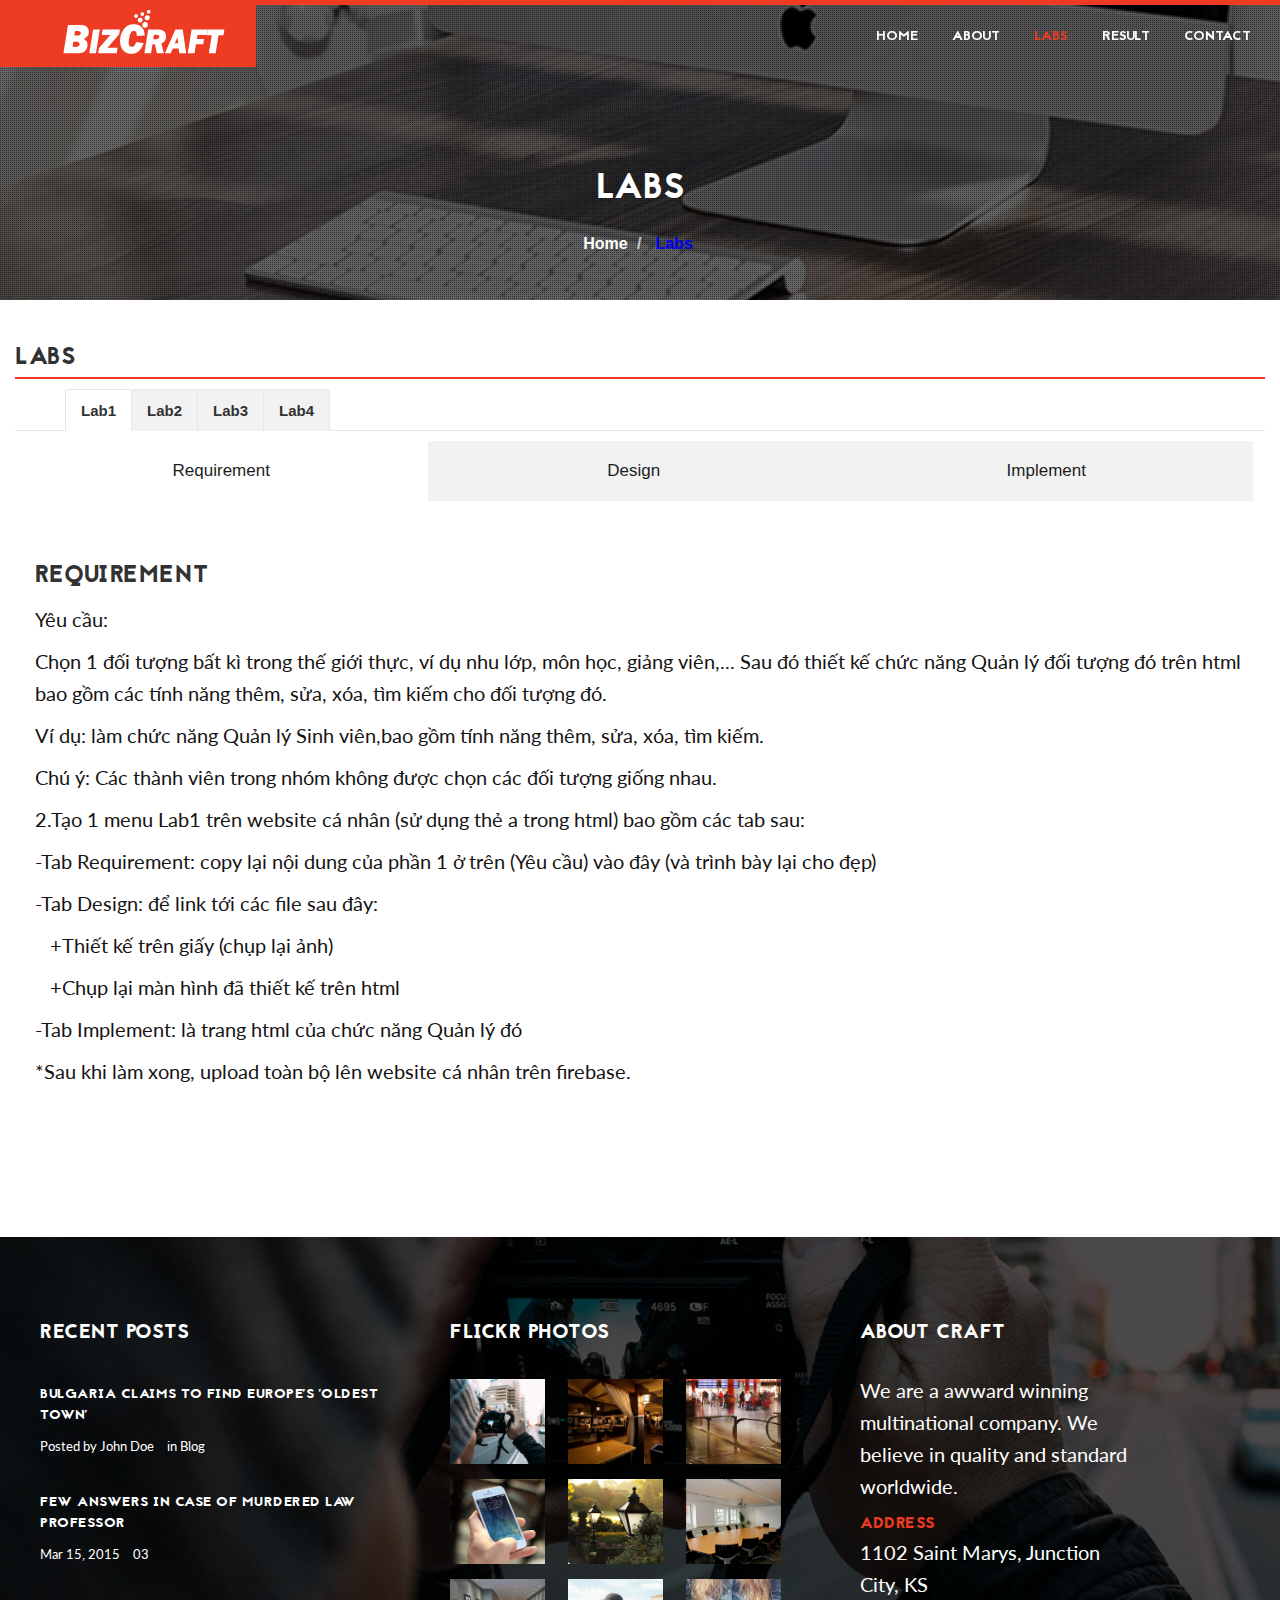
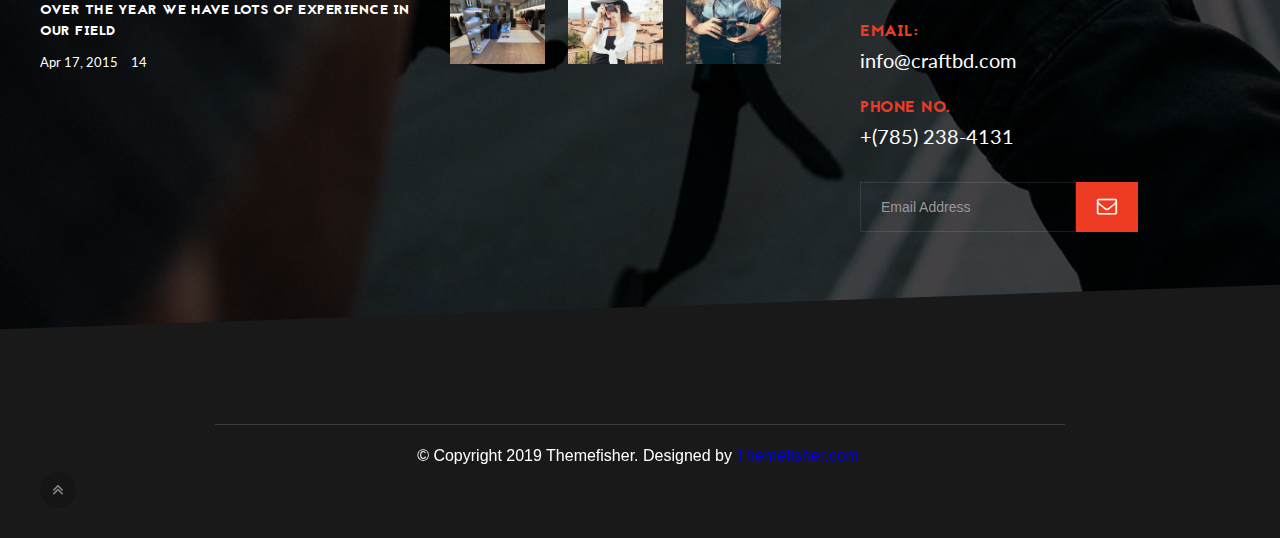
<file: labs.html>
<!DOCTYPE html>
<html lang="en">
<head>

	<!-- Basic Page Needs
	================================================== -->
	<meta charset="utf-8">
    <title>BizCraft - Responsive Html5 Template</title>
    <meta name="description" content="">	
	<meta name="author" content="">

	<!-- Mobile Specific Metas
	================================================== -->
	<meta name="viewport" content="width=device-width, initial-scale=1, maximum-scale=1">

	<!-- Favicons
	================================================== -->
	<link rel="icon" href="img/favicon/favicon-32x32.png" type="image/x-icon" />
	<link rel="apple-touch-icon-precomposed" sizes="144x144" href="img/favicon/favicon-144x144.png">
	<link rel="apple-touch-icon-precomposed" sizes="72x72" href="img/favicon/favicon-72x72.png">
	<link rel="apple-touch-icon-precomposed" href="img/favicon/favicon-54x54.png">
	
	<!-- CSS
	================================================== -->
	
	<!-- Bootstrap -->
	<link rel="stylesheet" href="css/bootstrap.min.css">
	<!-- Template styles-->
	<link rel="stylesheet" href="css/style.css">
	<!-- Responsive styles-->
	<link rel="stylesheet" href="css/responsive.css">
	<!-- FontAwesome -->
	<link rel="stylesheet" href="css/font-awesome.min.css">
	<!-- Animation -->
	<link rel="stylesheet" href="css/animate.css">
	<!-- Prettyphoto -->
	<link rel="stylesheet" href="css/prettyPhoto.css">
	<!-- Owl Carousel -->
	<link rel="stylesheet" href="css/owl.carousel.css">
	<link rel="stylesheet" href="css/owl.theme.css">
	<!-- Flexslider -->
	<link rel="stylesheet" href="css/flexslider.css">
	<!-- Flexslider -->
	<link rel="stylesheet" href="css/cd-hero.css">
	<!-- Style Swicther -->
	<link id="style-switch" href="css/presets/preset3.css" media="screen" rel="stylesheet" type="text/css">
	<link rel="stylesheet" href="lab.css">
	<meta charset="UTF-8">

	<!-- HTML5 shim, for IE6-8 support of HTML5 elements. All other JS at the end of file. -->
    <!--[if lt IE 9]>
      <script src="js/html5shiv.js"></script>
      <script src="js/respond.min.js"></script>
    <![endif]-->

</head>
	
<body>
	<div class="body-inner">
	<!-- Header start -->
	<header id="header" class="navbar-fixed-top header" role="banner">
		<div class="container">
			<div class="row">
				<!-- Logo start -->
				<div class="navbar-header">
				    <button type="button" class="navbar-toggle" data-toggle="collapse" data-target=".navbar-collapse">
				        <span class="sr-only">Toggle navigation</span>
				        <span class="icon-bar"></span>
				        <span class="icon-bar"></span>
				        <span class="icon-bar"></span>
				    </button>
				    <div class="navbar-brand navbar-bg">
					    <a href="index.html">
					    	<img class="img-responsive" src="images/logo.png" alt="logo">
					    </a> 
				    </div>                   
				</div><!--/ Logo end -->
				<nav class="collapse navbar-collapse clearfix" role="navigation">
					<ul class="nav navbar-nav navbar-right">
						<li class="dropdown">
							<li ><a href="index.html">Home </a></li>
		                           
							<li><a href="about.html">About</a></li>
							<li class="active"><a href="labs.html">Labs</a></li>
							<li><a href="result.html">Result</a></li>
							<li><a href="contact.html">Contact</a></li>
                    </ul>
				</nav><!--/ Navigation end -->
			</div><!--/ Row end -->
		</div><!--/ Container end -->
	</header><!--/ Header end -->

	<div id="banner-area">
		<img src="images/banner/banner2.jpg" alt ="" />
		<div class="parallax-overlay"></div>
			<!-- Subpage title start -->
			<div class="banner-title-content">
	        	<div class="text-center">
		        	<h2>Labs</h2>
		        	<ul class="breadcrumb">
			            <li>Home</li>
			            
			            <li><a href="#"> Labs</a></li>
		          	</ul>
	          	</div>
          	</div><!-- Subpage title end -->
	</div><!-- Banner area end -->

	<!-- Main container start -->
	<div class="gap-40"></div>


	<div class="col-md-6">

		<h3 class="title-border">Labs</h3>

	   <div class="widget widget-tab">
			  <ul class="nav nav-tabs">
				<li class="active"><a href="labs.html" >Lab1</a></li>
				<li><a href="lab2.html" >Lab2</a></li>
				<li><a href="lab3.html" >Lab3</a></li>
				<li><a href="lab4.html" >Lab4</a></li>
			  </ul>
			  <div class="tab-content">
				<div class="tab-pane active" id="tab1">
					<meta name="viewport" content="width=device-width, initial-scale=1">
					<style>
					* {box-sizing: border-box}
					
					/* Set height of body and the document to 100% */
body, html {
	height: 100%;
	margin: 0;
	font-family: Arial;
	
	
  }
  
  /* Style tab links */
  .tablink {
	background-color: #f2f2f2;
	color:#221d1d;
	float: left;
	border: none;
	outline: none;
	cursor: pointer;
	padding: 14px 16px;
	font-size: 17px;
	width: 33%;
  }
  
  .tablink:hover {
	background-color: rgb(153, 147, 147);
  }
  
  /* Style the tab content (and add height:100% for full page content) */
  .tabcontent {
	color: rgb(22, 19, 19);
	display: none;
	padding: 100px 20px;
	height: 100%;
  }
					
					#Requirement {background-color: white;}
					#Design {background-color: white;}
					#Implement {background-color: white;}
					
					</style>
					</head>
					<body>
					
					<button class="tablink" onclick="openPage('Requirement', this, 'white')" id="defaultOpen">Requirement</button>
					<button class="tablink" onclick="openPage('Design', this, 'white')" >Design</button>
					<button class="tablink" onclick="openPage('Implement', this, 'white')">Implement</button>
					
					
					<div id="Requirement" class="tabcontent">
					  <h3>Requirement</h3>
					  
					  <p>Yêu cầu:</p>
					<p> Chọn 1 đối tượng bất kì trong thế giới thực, ví dụ nhu lớp, môn học, giảng viên,... Sau đó thiết kế chức năng Quản lý đối tượng đó trên html bao gồm các tính năng thêm, sửa, xóa, tìm kiếm cho đối tượng đó.</p>
						
					<p>Ví dụ: làm chức năng Quản lý Sinh viên,bao gồm tính năng thêm, sửa, xóa, tìm kiếm.</p>
						
				<p>		Chú ý: Các thành viên trong nhóm không được chọn các đối tượng giống nhau.</p>
						
				<p>		2.Tạo 1 menu Lab1 trên website cá nhân (sử dụng thẻ a trong html) bao gồm các tab sau:</p>
						
				<p>		-Tab Requirement: copy lại nội dung của phần 1 ở trên (Yêu cầu) vào đây (và trình bày lại cho đẹp)</p>
						
				<p>	-Tab Design: để link tới các file sau đây:</p>	
						
				<p>		 +Thiết kế trên giấy (chụp lại ảnh)</p>
						
				     <p>	 +Chụp lại màn hình đã thiết kế trên html</p>	
						
				     <p>	-Tab Implement: là trang html của chức năng Quản lý đó</p>	
						
				 <p>  		*Sau khi làm xong, upload toàn bộ lên website cá nhân trên firebase.</p>
					</div>
					
					<div id="Design" class="tabcontent">
					  <h3>Design</h3>
					  <p>Some news this fine day!</p> 
					</div>
					






					<div id="Implement" class="tabcontent">
						<meta name="viewport" content="width=device-width, initial-scale=1">
<style>
* {
  box-sizing: border-box;
}

#myInput {
  background-image: url('/css/searchicon.png');
  background-position: 10px 10px;
  background-repeat: no-repeat;
  width: 100%;
  font-size: 16px;
  padding: 12px 20px 12px 40px;
  border: 1px solid #ddd;
  margin-bottom: 12px;
}

#myTable {
  border-collapse: collapse;
  width: 100%;
  border: 1px solid #ddd;
  font-size: 18px;
}

#myTable th, #myTable td {
  text-align: left;
  padding: 12px;
}

#myTable tr {
  border-bottom: 1px solid #ddd;
}

#myTable tr.header, #myTable tr:hover {
  background-color: #f1f1f1;
}
</style>
</head>
<body>

<h2>My Customers</h2>

<input type="text" id="myInput" onkeyup="myFunction()" placeholder="Search for names.." title="Type in a name">

<table id="myTable">
  <tr class="header">
    <th style="width:60%;">Name</th>
    <th style="width:40%;">Country</th>
  </tr>
  <tr>
    <td>Alfreds Futterkiste</td>
    <td>Germany</td>
  </tr>
  <tr>
    <td>Berglunds snabbkop</td>
    <td>Sweden</td>
  </tr>
  <tr>
    <td>Island Trading</td>
    <td>UK</td>
  </tr>
  <tr>
    <td>Koniglich Essen</td>
    <td>Germany</td>
  </tr>
  <tr>
    <td>Laughing Bacchus Winecellars</td>
    <td>Canada</td>
  </tr>
  <tr>
    <td>Magazzini Alimentari Riuniti</td>
    <td>Italy</td>
  </tr>
  <tr>
    <td>North/South</td>
    <td>UK</td>
  </tr>
  <tr>
    <td>Paris specialites</td>
    <td>France</td>
  </tr>
</table>

<script>
function myFunction() {
  var input, filter, table, tr, td, i, txtValue;
  input = document.getElementById("myInput");
  filter = input.value.toUpperCase();
  table = document.getElementById("myTable");
  tr = table.getElementsByTagName("tr");
  for (i = 0; i < tr.length; i++) {
    td = tr[i].getElementsByTagName("td")[0];
    if (td) {
      txtValue = td.textContent || td.innerText;
      if (txtValue.toUpperCase().indexOf(filter) > -1) {
        tr[i].style.display = "";
      } else {
        tr[i].style.display = "none";
      }
    }       
  }
}
</script>

<br></br>
						
						<table>
							<tr>
								<td>
									<form onsubmit="event.preventDefault();onFormSubmit();" autocomplete="off">
										<div>
											<label>Full Name*</label><label class="validation-error hide" id="fullNameValidationError">This field is required.</label>
											<input type="text" name="fullName" id="fullName">
										</div>
										<div>
											<label>EMP Code</label>
											<input type="text" name="empCode" id="empCode">
										</div>
										<div>
											<label>Salary</label>
											<input type="text" name="salary" id="salary">
										</div>
										<div>
											<label>City</label>
											<input type="text" name="city" id="city">
										</div>
										<div>
											<label>City</label>
											<input type="text" name="city" id="city">
										</div>
										<div  class="form-action-buttons">
											<input type="submit" value="Submit">
										</div>
									</form>
								</td>
								<td>
									<table class="list" id="employeeList">
										<thead>
											<tr>
												<th>Full Name</th>
												<th>EMP Code</th>
												<th>Salary</th>
												<th>City</th>
												<th></th>
											</tr>
										</thead>
										<tbody>
					
										</tbody>
									</table>
								</td>
							</tr>
						</table>
							


























					
					
					
					<script>
					function openPage(pageName,elmnt,color) {
					  var i, tabcontent, tablinks;
					  tabcontent = document.getElementsByClassName("tabcontent");
					  for (i = 0; i < tabcontent.length; i++) {
						tabcontent[i].style.display = "none";
					  }
					  tablinks = document.getElementsByClassName("tablink");
					  for (i = 0; i < tablinks.length; i++) {
						tablinks[i].style.backgroundColor = "";
					  }
					  document.getElementById(pageName).style.display = "block";
					  elmnt.style.backgroundColor = color;
					}
					
					// Get the element with id="defaultOpen" and click on it
					document.getElementById("defaultOpen").click();
					</script>








				</div>
				</div>




				 <div class="tab-pane" id="tab2">
					
					










			</div>
			<div class="tab-pane" id="tab3">
				 
					





				
			</div>
			
				<div class="tab-pane" id="tab4">
					
				


				
			  </div>
			</div>
		</div><!-- End default tabs -->


		<div class="gap-40"></div>

		

		<!-- Testimonial start-->
		

	</div>
	</div>

	
	

				
				
			
	<!-- Footer start -->
	<footer id="footer" class="footer">
		<div class="container">

			<div class="row">
				<div class="col-md-4 col-sm-12 footer-widget">
					<h3 class="widget-title">Recent Posts</h3>

					<div class="latest-post-items media">
							<div class="latest-post-content media-body">
								<h4><a href="#">Bulgaria claims to find Europe's 'oldest town'</a></h4>
								<p class="post-meta">
									<span class="author">Posted by John Doe</span>
									<span class="post-meta-cat">in<a href="#"> Blog</a></span>
								</p>
							</div>
						</div><!-- 1st Latest Post end -->

						<div class="latest-post-items media">
							<div class="latest-post-content media-body">
								<h4><a href="#">Few Answers in Case of Murdered Law Professor</a></h4>
								<p class="post-meta">
									<span class="date"><i class="icon icon-calendar"></i> Mar 15, 2015</span>
									<span class="post-meta-comments"><i class="icon icon-bubbles4"></i> <a href="#">03</a></span>
								</p>
							</div>
						</div><!-- 2nd Latest Post end -->

						<div class="latest-post-items media">
							<div class="latest-post-content media-body">
								<h4><a href="#">Over the year we have lots of experience in our field</a></h4>
								<p class="post-meta">
									<span class="date"><i class="icon icon-calendar"></i> Apr 17, 2015</span>
									<span class="post-meta-comments"><i class="icon icon-bubbles4"></i> <a href="#">14</a></span>
								</p>
							</div>
						</div><!-- 3rd Latest Post end -->
	
				</div><!--/ End Recent Posts-->

				

				<div class="col-md-4 col-sm-12 footer-widget">
					<h3 class="widget-title">Flickr Photos</h3>

					<div class="img-gallery">
						<div class="img-container">
							<a class="thumb-holder" data-rel="prettyPhoto" href="images/gallery/1.jpg">
								<img src="images/gallery/1.jpg" alt="">
							</a>
							<a class="thumb-holder" data-rel="prettyPhoto" href="images/gallery/2.jpg">
								<img src="images/gallery/2.jpg" alt="">
							</a>
							<a class="thumb-holder" data-rel="prettyPhoto" href="images/gallery/3.jpg">
								<img src="images/gallery/3.jpg" alt="">
							</a>
							<a class="thumb-holder" data-rel="prettyPhoto" href="images/gallery/4.jpg">
								<img src="images/gallery/4.jpg" alt="">
							</a>
							<a class="thumb-holder" data-rel="prettyPhoto" href="images/gallery/5.jpg">
								<img src="images/gallery/5.jpg" alt="">
							</a>
							<a class="thumb-holder" data-rel="prettyPhoto" href="images/gallery/6.jpg">
								<img src="images/gallery/6.jpg" alt="">
							</a>
							<a class="thumb-holder" data-rel="prettyPhoto" href="images/gallery/6.jpg">
								<img src="images/gallery/7.jpg" alt="">
							</a>
							<a class="thumb-holder" data-rel="prettyPhoto" href="images/gallery/6.jpg">
								<img src="images/gallery/8.jpg" alt="">
							</a>
							<a class="thumb-holder" data-rel="prettyPhoto" href="images/gallery/6.jpg">
								<img src="images/gallery/9.jpg" alt="">
							</a>
						</div>
					</div>

						
				</div><!--/ end flickr -->

				<div class="col-md-3 col-sm-12 footer-widget footer-about-us">
					<h3 class="widget-title">About Craft</h3>
					<p>We are a awward winning multinational company. We believe in quality and standard worldwide.</p>
					<h4>Address</h4>
					<p>1102 Saint Marys, Junction City, KS</p>
					<div class="row">
						<div class="col-md-6">
							<h4>Email:</h4>
							<p>info@craftbd.com</p>
						</div>
						<div class="col-md-6">
							<h4>Phone No.</h4>
							<p>+(785) 238-4131</p>
						</div>
					</div>
                    <form action="#" role="form">
                        <div class="input-group subscribe">
                            <input type="email" class="form-control" placeholder="Email Address" required="">
                            <span class="input-group-addon">
                              <button class="btn" type="submit"><i class="fa fa-envelope-o"> </i></button>
                            </span>                        
                        </div>
                    </form>
				</div><!--/ end about us -->


			</div><!-- Row end -->
		</div><!-- Container end -->
	</footer><!-- Footer end -->
	

	<!-- Footer start -->
	<section id="copyright" class="copyright angle">
		<div class="container">
			<div class="row">
				<div class="col-md-12 text-center">
					<ul class="footer-social unstyled">
						<li>
							<a title="Twitter" href="#">
								<span class="icon-pentagon wow bounceIn"><i class="fa fa-twitter"></i></span>
							</a>
							<a title="Facebook" href="#">
								<span class="icon-pentagon wow bounceIn"><i class="fa fa-facebook"></i></span>
							</a>
							<a title="Google+" href="#">
								<span class="icon-pentagon wow bounceIn"><i class="fa fa-google-plus"></i></span>
							</a>
							<a title="linkedin" href="#">
								<span class="icon-pentagon wow bounceIn"><i class="fa fa-linkedin"></i></span>
							</a>
							<a title="Pinterest" href="#">
								<span class="icon-pentagon wow bounceIn"><i class="fa fa-pinterest"></i></span>
							</a>
							<a title="Skype" href="#">
								<span class="icon-pentagon wow bounceIn"><i class="fa fa-skype"></i></span>
							</a>
							<a title="Dribble" href="#">
								<span class="icon-pentagon wow bounceIn"><i class="fa fa-dribbble"></i></span>
							</a>
						</li>
					</ul>
				</div>
			</div><!--/ Row end -->
			<div class="row">
				<div class="col-md-12 text-center">
					<div class="copyright-info">
         			 &copy; Copyright 2019 Themefisher. <span>Designed by <a href="https://themefisher.com">Themefisher.com</a></span>
        			</div>
				</div>
			</div><!--/ Row end -->
		   <div id="back-to-top" data-spy="affix" data-offset-top="10" class="back-to-top affix">
				<button class="btn btn-primary" title="Back to Top"><i class="fa fa-angle-double-up"></i></button>
			</div>
		</div><!--/ Container end -->
	</section><!--/ Footer end -->

	<!-- Javascript Files
	================================================== -->
	<script src="script.js"></script>	

	<!-- initialize jQuery Library -->
	<script type="text/javascript" src="js/jquery.js"></script>
	<!-- Bootstrap jQuery -->
	<script type="text/javascript" src="js/bootstrap.min.js"></script>
	<!-- Style Switcher -->
	<script type="text/javascript" src="js/style-switcher.js"></script>
	<!-- Owl Carousel -->
	<script type="text/javascript" src="js/owl.carousel.js"></script>
	<!-- PrettyPhoto -->
	<script type="text/javascript" src="js/jquery.prettyPhoto.js"></script>
	<!-- Bxslider -->
	<script type="text/javascript" src="js/jquery.flexslider.js"></script>
	<!-- CD Hero slider -->
	<script type="text/javascript" src="js/cd-hero.js"></script>
	<!-- Isotope -->
	<script type="text/javascript" src="js/isotope.js"></script>
	<script type="text/javascript" src="js/ini.isotope.js"></script>
	<!-- Wow Animation -->
	<script type="text/javascript" src="js/wow.min.js"></script>
	<!-- SmoothScroll -->
	<script type="text/javascript" src="js/smoothscroll.js"></script>
	<!-- Eeasing -->
	<script type="text/javascript" src="js/jquery.easing.1.3.js"></script>
	<!-- Counter -->
	<script type="text/javascript" src="js/jquery.counterup.min.js"></script>
	<!-- Waypoints -->
	<script type="text/javascript" src="js/waypoints.min.js"></script>
	<!-- Template custom -->
	<script type="text/javascript" src="js/custom.js"></script>
	</div><!-- Body inner end -->
</body>
</html>
</file>
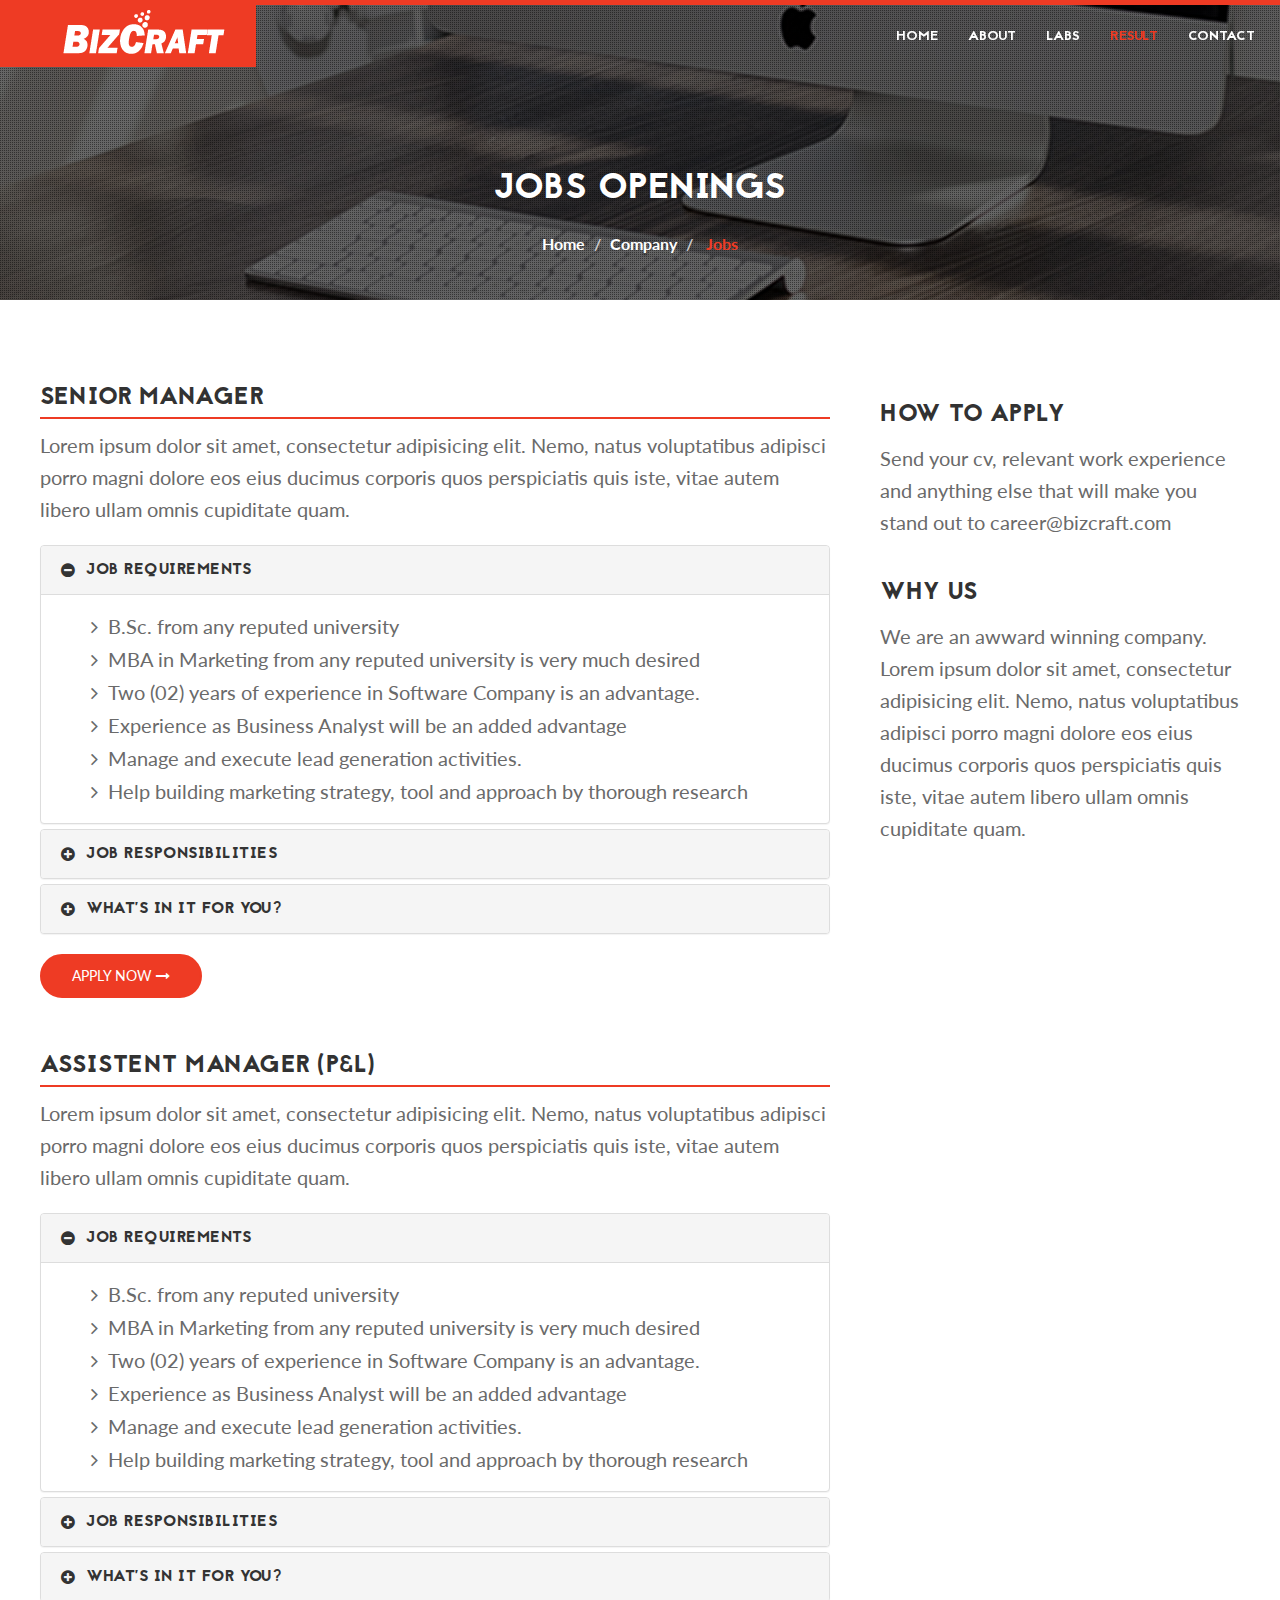
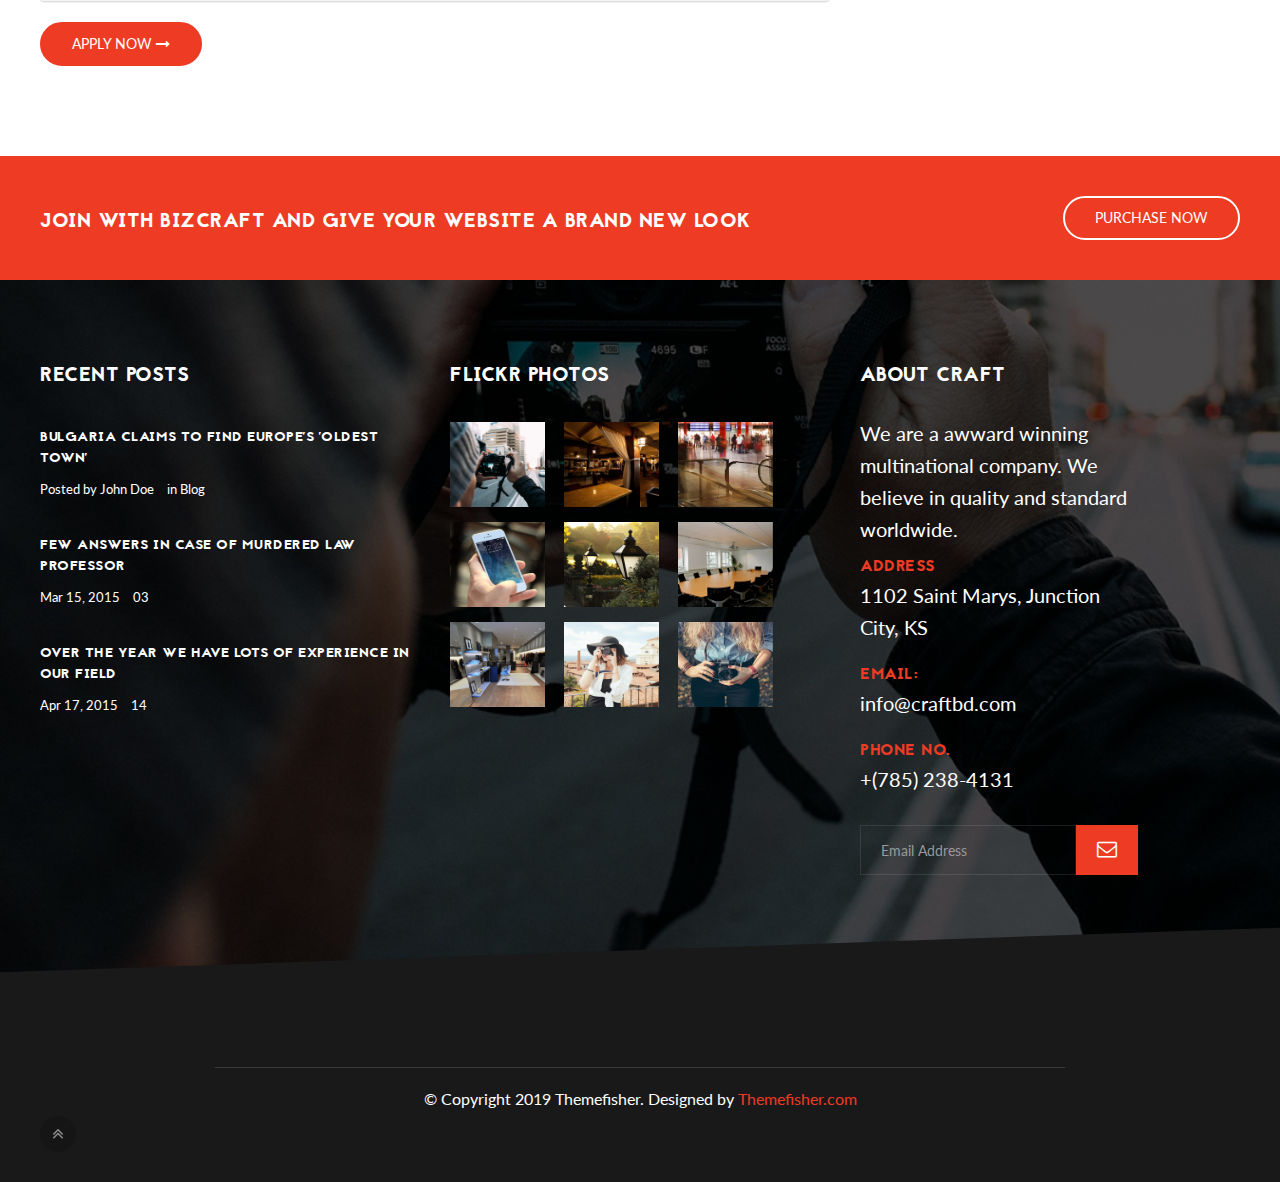
<file: result.html>
<!DOCTYPE html>
<html lang="en">
<head>

	<!-- Basic Page Needs
	================================================== -->
	<meta charset="utf-8">
    <title>BizCraft - Responsive Html5 Template</title>
    <meta name="description" content="">	
	<meta name="author" content="">

	<!-- Mobile Specific Metas
	================================================== -->
	<meta name="viewport" content="width=device-width, initial-scale=1, maximum-scale=1">

	<!-- Favicons
	================================================== -->
	<link rel="icon" href="img/favicon/favicon-32x32.png" type="image/x-icon" />
	<link rel="apple-touch-icon-precomposed" sizes="144x144" href="img/favicon/favicon-144x144.png">
	<link rel="apple-touch-icon-precomposed" sizes="72x72" href="img/favicon/favicon-72x72.png">
	<link rel="apple-touch-icon-precomposed" href="img/favicon/favicon-54x54.png">
	
	<!-- CSS
	================================================== -->
	
	<!-- Bootstrap -->
	<link rel="stylesheet" href="css/bootstrap.min.css">
	<!-- Template styles-->
	<link rel="stylesheet" href="css/style.css">
	<!-- Responsive styles-->
	<link rel="stylesheet" href="css/responsive.css">
	<!-- FontAwesome -->
	<link rel="stylesheet" href="css/font-awesome.min.css">
	<!-- Animation -->
	<link rel="stylesheet" href="css/animate.css">
	<!-- Prettyphoto -->
	<link rel="stylesheet" href="css/prettyPhoto.css">
	<!-- Owl Carousel -->
	<link rel="stylesheet" href="css/owl.carousel.css">
	<link rel="stylesheet" href="css/owl.theme.css">
	<!-- Flexslider -->
	<link rel="stylesheet" href="css/flexslider.css">
	<!-- Flexslider -->
	<link rel="stylesheet" href="css/cd-hero.css">
	<!-- Style Swicther -->
	<link id="style-switch" href="css/presets/preset3.css" media="screen" rel="stylesheet" type="text/css">

	<!-- HTML5 shim, for IE6-8 support of HTML5 elements. All other JS at the end of file. -->
    <!--[if lt IE 9]>
      <script src="js/html5shiv.js"></script>
      <script src="js/respond.min.js"></script>
    <![endif]-->

</head>
	
<body>
	<div class="body-inner">
	<!-- Header start -->
	<header id="header" class="navbar-fixed-top header" role="banner">
		<div class="container">
			<div class="row">
				<!-- Logo start -->
				<div class="navbar-header">
				    <button type="button" class="navbar-toggle" data-toggle="collapse" data-target=".navbar-collapse">
				        <span class="sr-only">Toggle navigation</span>
				        <span class="icon-bar"></span>
				        <span class="icon-bar"></span>
				        <span class="icon-bar"></span>
				    </button>
				    <div class="navbar-brand navbar-bg">
					    <a href="index.html">
					    	<img class="img-responsive" src="images/logo.png" alt="logo">
					    </a> 
				    </div>                   
				</div><!--/ Logo end -->
				<nav class="collapse navbar-collapse clearfix" role="navigation">
					<ul class="nav navbar-nav navbar-right">
						<li class="dropdown">
							<li><a href="index.html">Home </a></li>
		                           
							<li><a href="about.html">About</a></li>
							<li><a href="labs.html">Labs</a></li>
							<li class="active"><a href="result.html">Result</a></li>
							<li><a href="contact.html">Contact</a></li>
                    </ul>
				</nav><!--/ Navigation end -->
			</div><!--/ Row end -->
		</div><!--/ Container end -->
	</header><!--/ Header end -->

	<div id="banner-area">
		<img src="images/banner/banner2.jpg" alt ="" />
		<div class="parallax-overlay"></div>
			<!-- Subpage title start -->
			<div class="banner-title-content">
	        	<div class="text-center">
		        	<h2>Jobs Openings</h2>
		        	<ul class="breadcrumb">
			            <li>Home</li>
			            <li>Company</li>
			            <li><a href="#"> Jobs</a></li>
		          	</ul>
	          	</div>
          	</div><!-- Subpage title end -->
	</div><!-- Banner area end -->

	<!-- Main container start -->

	<section id="main-container">
		<div class="container">
			<div class="row">
				<div class="col-lg-8 col-md-8 col-sm-12 col-xs-12">

					<h3 class="title-border">Senior Manager</h3>
					<p>Lorem ipsum dolor sit amet, consectetur adipisicing elit. Nemo, natus voluptatibus adipisci porro magni dolore eos eius ducimus corporis quos perspiciatis quis iste, vitae autem libero ullam omnis cupiditate quam.</p>

					<div class="panel-group" id="accordionA">
		              	<div class="panel panel-default">
			                <div class="panel-heading">
				                <h4 class="panel-title"> 
				                	<a data-toggle="collapse" data-parent="#accordionA, #accordionB" href="#collapseOne">Job Requirements</a> 
				                </h4>
			                </div>
			                <div id="collapseOne" class="panel-collapse collapse in">
			                  <div class="panel-body">
			                    <ul class="unstyled arrow">
									<li>B.Sc. from any reputed university</li>
									<li>MBA in Marketing from any reputed university is very much desired</li>
									<li>Two (02) years of experience in Software Company is an advantage.</li>
									<li>Experience as Business Analyst will be an added advantage</li>
									<li>Manage and execute lead generation activities.</li>
									<li>Help building marketing strategy, tool and approach by thorough research</li>
								</ul>
			                  </div>
			                </div>
		              	</div><!--/ Panel 1 end-->

		              	<div class="panel panel-default">
			                <div class="panel-heading">
				                <h4 class="panel-title">
				                	<a data-toggle="collapse" class="collapsed" data-parent="#accordionA, #accordionB" href="#collapseTwo"> Job Responsibilities</a>
				            	</h4>
			                </div>
			                <div id="collapseTwo" class="panel-collapse collapse">
			                  <div class="panel-body">
			                    <ul class="unstyled arrow">
									<li>Global Business Development &amp; Strategic Account Management</li>
									<li>Marketing Research</li>
									<li>Marketing Collaterals development</li>
									<li>Business Analysis</li>
									<li>Manage and execute lead generation activities.</li>
									<li>Help building marketing strategy, tool and approach by thorough research</li>
								</ul>
			                  </div>
			                </div>
		              	</div><!--/ Panel 2 end-->


		              	<div class="panel panel-default">
			                <div class="panel-heading">
				                <h4 class="panel-title">
				                	<a data-toggle="collapse" class="collapsed" data-parent="#accordionA, #accordionB" href="#collapseThree"> What’s in it for you?</a>
				            	</h4>
			                </div>
			                <div id="collapseThree" class="panel-collapse collapse">
			                  <div class="panel-body">
			                    <ul class="unstyled arrow">
									<li>Very Competitive Salary and Long Term Benefits with Excellent Career Opportunity in a Focused &amp; Stable organization.</li>
									<li>Training on new technology.</li>
									<li>Overseas Tour with Opportunity to work with Global Companies.</li>
									<li>Most importantly a friendly work environment with opportunity to learn from a number of highly skilled mentors.</li>
								</ul>
			                  </div>
			                </div>
		              	</div><!--/ Panel 3 end-->

		              	<div class="gap-20"></div>

						<p><a href="#" class="btn btn-primary solid">Apply Now <i class="fa fa-long-arrow-right"></i></a></p>

		         </div><!--/ Accordion end -->

		         <!--/ 1st career end -->

		         <div class="gap-40"></div>

		   		<h3 class="title-border">Assistent Manager (P&amp;L)</h3>
					<p>Lorem ipsum dolor sit amet, consectetur adipisicing elit. Nemo, natus voluptatibus adipisci porro magni dolore eos eius ducimus corporis quos perspiciatis quis iste, vitae autem libero ullam omnis cupiditate quam.</p>

					<div class="panel-group" id="accordionB">
		              	<div class="panel panel-default">
			                <div class="panel-heading">
				                <h4 class="panel-title"> 
				                	<a data-toggle="collapse" data-parent="#accordionA, #accordionB" href="#collapseA">Job Requirements</a> 
				                </h4>
			                </div>
			                <div id="collapseA" class="panel-collapse collapse in">
			                  <div class="panel-body">
			                    <ul class="unstyled arrow">
									<li>B.Sc. from any reputed university</li>
									<li>MBA in Marketing from any reputed university is very much desired</li>
									<li>Two (02) years of experience in Software Company is an advantage.</li>
									<li>Experience as Business Analyst will be an added advantage</li>
									<li>Manage and execute lead generation activities.</li>
									<li>Help building marketing strategy, tool and approach by thorough research</li>
								</ul>
			                  </div>
			                </div>
		              	</div><!--/ Panel 1 end-->

		              	<div class="panel panel-default">
			                <div class="panel-heading">
				                <h4 class="panel-title">
				                	<a data-toggle="collapse" class="collapsed" data-parent="#accordionA, #accordionB" href="#collapseB"> Job Responsibilities</a>
				            	</h4>
			                </div>
			                <div id="collapseB" class="panel-collapse collapse">
			                  <div class="panel-body">
			                    <ul class="unstyled arrow">
									<li>Global Business Development &amp; Strategic Account Management</li>
									<li>Marketing Research</li>
									<li>Marketing Collaterals development</li>
									<li>Business Analysis</li>
									<li>Manage and execute lead generation activities.</li>
									<li>Help building marketing strategy, tool and approach by thorough research</li>
								</ul>
			                  </div>
			                </div>
		              	</div><!--/ Panel 2 end-->


		              	<div class="panel panel-default">
			                <div class="panel-heading">
				                <h4 class="panel-title">
				                	<a data-toggle="collapse" class="collapsed" data-parent="#accordionA, #accordionB" href="#collapseC"> What’s in it for you?</a>
				            	</h4>
			                </div>
			                <div id="collapseC" class="panel-collapse collapse">
			                  <div class="panel-body">
			                    <ul class="unstyled arrow">
									<li>Very Competitive Salary and Long Term Benefits with Excellent Career Opportunity in a Focused &amp; Stable organization.</li>
									<li>Training on new technology.</li>
									<li>Overseas Tour with Opportunity to work with Global Companies.</li>
									<li>Most importantly a friendly work environment with opportunity to learn from a number of highly skilled mentors.</li>
								</ul>
			                  </div>
			                </div>
		              	</div><!--/ Panel 3 end-->

		              	<div class="gap-20"></div>

						<p><a href="#" class="btn btn-primary solid">Apply Now <i class="fa fa-long-arrow-right"></i></a></p>

		            </div><!--/ Accordion end -->

				</div><!--/ Content col end -->

				<div class="col-lg-4 col-md-4 col-sm-12 col-xs-12">
					<div class="sidebar sidebar-right">
						<!-- category start -->
						<div class="widget widget-categories">
							<h3>How to Apply</h3>
							<p>Send your cv, relevant work experience and anything else that will make you stand out to career@bizcraft.com</p>
						</div><!-- category end -->

						<!-- tags start -->
						<div class="widget widget-tags">
							<h3>Why Us</h3>
							<p>We are an awward winning company. Lorem ipsum dolor sit amet, consectetur adipisicing elit. Nemo, natus voluptatibus adipisci porro magni dolore eos eius ducimus corporis quos perspiciatis quis iste, vitae autem libero ullam omnis cupiditate quam.</p>
						</div><!-- tags end -->


					</div><!--/ Sidebar end -->
				</div><!--/ Sidebar col end -->
			</div><!--/ row end -->
		</div><!--/ container end -->
	</section><!--/ Main container end -->
	
	<section class="call-to-action">
		<div class="container">
			<div class="row">
				<div class="col-sm-12">
					<h3>Join with BizCraft and Give Your Website a Brand New Look</h3>
					<a href="#" class="pull-right btn btn-primary white">Purchase Now</a>
				</div>
			</div>
		</div>
	</section>

	<!-- Footer start -->
	<footer id="footer" class="footer">
		<div class="container">

			<div class="row">
				<div class="col-md-4 col-sm-12 footer-widget">
					<h3 class="widget-title">Recent Posts</h3>

					<div class="latest-post-items media">
							<div class="latest-post-content media-body">
								<h4><a href="#">Bulgaria claims to find Europe's 'oldest town'</a></h4>
								<p class="post-meta">
									<span class="author">Posted by John Doe</span>
									<span class="post-meta-cat">in<a href="#"> Blog</a></span>
								</p>
							</div>
						</div><!-- 1st Latest Post end -->

						<div class="latest-post-items media">
							<div class="latest-post-content media-body">
								<h4><a href="#">Few Answers in Case of Murdered Law Professor</a></h4>
								<p class="post-meta">
									<span class="date"><i class="icon icon-calendar"></i> Mar 15, 2015</span>
									<span class="post-meta-comments"><i class="icon icon-bubbles4"></i> <a href="#">03</a></span>
								</p>
							</div>
						</div><!-- 2nd Latest Post end -->

						<div class="latest-post-items media">
							<div class="latest-post-content media-body">
								<h4><a href="#">Over the year we have lots of experience in our field</a></h4>
								<p class="post-meta">
									<span class="date"><i class="icon icon-calendar"></i> Apr 17, 2015</span>
									<span class="post-meta-comments"><i class="icon icon-bubbles4"></i> <a href="#">14</a></span>
								</p>
							</div>
						</div><!-- 3rd Latest Post end -->
	
				</div><!--/ End Recent Posts-->

				

				<div class="col-md-4 col-sm-12 footer-widget">
					<h3 class="widget-title">Flickr Photos</h3>

					<div class="img-gallery">
						<div class="img-container">
							<a class="thumb-holder" data-rel="prettyPhoto" href="images/gallery/1.jpg">
								<img src="images/gallery/1.jpg" alt="">
							</a>
							<a class="thumb-holder" data-rel="prettyPhoto" href="images/gallery/2.jpg">
								<img src="images/gallery/2.jpg" alt="">
							</a>
							<a class="thumb-holder" data-rel="prettyPhoto" href="images/gallery/3.jpg">
								<img src="images/gallery/3.jpg" alt="">
							</a>
							<a class="thumb-holder" data-rel="prettyPhoto" href="images/gallery/4.jpg">
								<img src="images/gallery/4.jpg" alt="">
							</a>
							<a class="thumb-holder" data-rel="prettyPhoto" href="images/gallery/5.jpg">
								<img src="images/gallery/5.jpg" alt="">
							</a>
							<a class="thumb-holder" data-rel="prettyPhoto" href="images/gallery/6.jpg">
								<img src="images/gallery/6.jpg" alt="">
							</a>
							<a class="thumb-holder" data-rel="prettyPhoto" href="images/gallery/6.jpg">
								<img src="images/gallery/7.jpg" alt="">
							</a>
							<a class="thumb-holder" data-rel="prettyPhoto" href="images/gallery/6.jpg">
								<img src="images/gallery/8.jpg" alt="">
							</a>
							<a class="thumb-holder" data-rel="prettyPhoto" href="images/gallery/6.jpg">
								<img src="images/gallery/9.jpg" alt="">
							</a>
						</div>
					</div>

						
				</div><!--/ end flickr -->

				<div class="col-md-3 col-sm-12 footer-widget footer-about-us">
					<h3 class="widget-title">About Craft</h3>
					<p>We are a awward winning multinational company. We believe in quality and standard worldwide.</p>
					<h4>Address</h4>
					<p>1102 Saint Marys, Junction City, KS</p>
					<div class="row">
						<div class="col-md-6">
							<h4>Email:</h4>
							<p>info@craftbd.com</p>
						</div>
						<div class="col-md-6">
							<h4>Phone No.</h4>
							<p>+(785) 238-4131</p>
						</div>
					</div>
                    <form action="#" role="form">
                        <div class="input-group subscribe">
                            <input type="email" class="form-control" placeholder="Email Address" required="">
                            <span class="input-group-addon">
                              <button class="btn" type="submit"><i class="fa fa-envelope-o"> </i></button>
                            </span>                        
                        </div>
                    </form>
				</div><!--/ end about us -->


			</div><!-- Row end -->
		</div><!-- Container end -->
	</footer><!-- Footer end -->
	

	<!-- Footer start -->
	<section id="copyright" class="copyright angle">
		<div class="container">
			<div class="row">
				<div class="col-md-12 text-center">
					<ul class="footer-social unstyled">
						<li>
							<a title="Twitter" href="#">
								<span class="icon-pentagon wow bounceIn"><i class="fa fa-twitter"></i></span>
							</a>
							<a title="Facebook" href="#">
								<span class="icon-pentagon wow bounceIn"><i class="fa fa-facebook"></i></span>
							</a>
							<a title="Google+" href="#">
								<span class="icon-pentagon wow bounceIn"><i class="fa fa-google-plus"></i></span>
							</a>
							<a title="linkedin" href="#">
								<span class="icon-pentagon wow bounceIn"><i class="fa fa-linkedin"></i></span>
							</a>
							<a title="Pinterest" href="#">
								<span class="icon-pentagon wow bounceIn"><i class="fa fa-pinterest"></i></span>
							</a>
							<a title="Skype" href="#">
								<span class="icon-pentagon wow bounceIn"><i class="fa fa-skype"></i></span>
							</a>
							<a title="Dribble" href="#">
								<span class="icon-pentagon wow bounceIn"><i class="fa fa-dribbble"></i></span>
							</a>
						</li>
					</ul>
				</div>
			</div><!--/ Row end -->
			<div class="row">
				<div class="col-md-12 text-center">
					<div class="copyright-info">
         			 &copy; Copyright 2019 Themefisher. <span>Designed by <a href="https://themefisher.com">Themefisher.com</a></span>
        			</div>
				</div>
			</div><!--/ Row end -->
		   <div id="back-to-top" data-spy="affix" data-offset-top="10" class="back-to-top affix">
				<button class="btn btn-primary" title="Back to Top"><i class="fa fa-angle-double-up"></i></button>
			</div>
		</div><!--/ Container end -->
	</section><!--/ Footer end -->

	<!-- Javascript Files
	================================================== -->

	<!-- initialize jQuery Library -->
	<script type="text/javascript" src="js/jquery.js"></script>
	<!-- Bootstrap jQuery -->
	<script type="text/javascript" src="js/bootstrap.min.js"></script>
	<!-- Style Switcher -->
	<script type="text/javascript" src="js/style-switcher.js"></script>
	<!-- Owl Carousel -->
	<script type="text/javascript" src="js/owl.carousel.js"></script>
	<!-- PrettyPhoto -->
	<script type="text/javascript" src="js/jquery.prettyPhoto.js"></script>
	<!-- Bxslider -->
	<script type="text/javascript" src="js/jquery.flexslider.js"></script>
	<!-- Owl Carousel -->
	<script type="text/javascript" src="js/cd-hero.js"></script>
	<!-- Isotope -->
	<script type="text/javascript" src="js/isotope.js"></script>
	<script type="text/javascript" src="js/ini.isotope.js"></script>
	<!-- Wow Animation -->
	<script type="text/javascript" src="js/wow.min.js"></script>
	<!-- SmoothScroll -->
	<script type="text/javascript" src="js/smoothscroll.js"></script>
	<!-- Eeasing -->
	<script type="text/javascript" src="js/jquery.easing.1.3.js"></script>
	<!-- Counter -->
	<script type="text/javascript" src="js/jquery.counterup.min.js"></script>
	<!-- Waypoints -->
	<script type="text/javascript" src="js/waypoints.min.js"></script>
	<!-- Template custom -->
	<script type="text/javascript" src="js/custom.js"></script>
	</div><!-- Body inner end -->
</body>
</html>
</file>
<file: css/responsive.css>
/* Responsive styles
================================================== */

/* Large Devices, Wide Screens */
@media (min-width : 1200px) {

	/* Dropdown animation */
	.navbar-nav .dropdown-menu,
	.navbar-nav .dropdown.megamenu div.dropdown-menu{
		background: none;
		border: 0;
		box-shadow: none;
		display: block;
		opacity: 0;
		z-index:1;
		visibility:hidden;
		-webkit-transform: scale(.8);
		-moz-transform: scale(.8);
		-ms-transform: scale(.8);
		-o-transform: scale(.8);
		transform: scale(.8);
		-webkit-transition: visibility 500ms, opacity 500ms, -webkit-transform 500ms cubic-bezier(.43, .26, .11, .99);
		-moz-transition: visibility 500ms, opacity 500ms, -moz-transform 500ms cubic-bezier(.43, .26, .11, .99);
		-o-transition: visibility 500ms, opacity 500ms, -o-transform 500ms cubic-bezier(.43, .26, .11, .99);
		-ms-transition: visibility 500ms, opacity 500ms, -ms-transform 500ms cubic-bezier(.43, .26, .11, .99);
		transition: visibility 500ms, opacity 500ms, transform 500ms cubic-bezier(.43, .26, .11, .99);
	}

	.navbar-nav .dropdown:hover div.dropdown-menu,
	.navbar-nav .dropdown.megamenu:hover div.dropdown-menu{
		opacity: 1;
		visibility:visible;
		color: #777;
		-webkit-transform: scale(1);
		-moz-transform: scale(1);
		-ms-transform: scale(1);
		-o-transform: scale(1);
		transform: scale(1);
	 }
	 .navbar-nav .dropdown-backdrop {
		visibility: hidden;
	}
	
}


/* Medium Devices, Desktops */
@media (min-width : 992px) {

	.flexslider .slides img,
	.ts-flex-slider .flexSlideshow{
		height: 750px;
	}

	.dropdown i{
		display: none;
	}

}

/* Small Devices, Tablets */
@media (min-width : 768px) and (max-width: 991px) {

	/* Dropdown animation */
	.navbar-nav .dropdown-menu,
	.navbar-nav .dropdown.megamenu div.dropdown-menu{
		background: none;
		border: 0;
		box-shadow: none;
		display: block;
		opacity: 0;
		z-index:1;
		visibility:hidden;
		-webkit-transform: scale(.8);
		-moz-transform: scale(.8);
		-ms-transform: scale(.8);
		-o-transform: scale(.8);
		transform: scale(.8);
		-webkit-transition: visibility 500ms, opacity 500ms, -webkit-transform 500ms cubic-bezier(.43, .26, .11, .99);
		-moz-transition: visibility 500ms, opacity 500ms, -moz-transform 500ms cubic-bezier(.43, .26, .11, .99);
		-o-transition: visibility 500ms, opacity 500ms, -o-transform 500ms cubic-bezier(.43, .26, .11, .99);
		-ms-transition: visibility 500ms, opacity 500ms, -ms-transform 500ms cubic-bezier(.43, .26, .11, .99);
		transition: visibility 500ms, opacity 500ms, transform 500ms cubic-bezier(.43, .26, .11, .99);
	}

	.navbar-nav .dropdown:hover div.dropdown-menu,
	.navbar-nav .dropdown.megamenu:hover div.dropdown-menu{
		opacity: 1;
		visibility:visible;
		color: #777;
		-webkit-transform: scale(1);
		-moz-transform: scale(1);
		-ms-transform: scale(1);
		-o-transform: scale(1);
		transform: scale(1);
	 }
	 .navbar-nav .dropdown-backdrop {
		visibility: hidden;
	}


	/* Common */
	.parallax{
		padding: 60px 0;
	}

	/* Logo */
	.navbar-brand{
		width: auto;
	}

	.navbar-brand.navbar-bg{
		width: 25%;
	}

	.header2 .navbar-brand, .header3 .navbar-brand,
	.header4 .navbar-brand{
		padding-right: 0;
		padding-left: 0;
	}

	/* Navigation */
	ul.navbar-nav > li > a {
		padding: 21px 8px;
		font-size: 12px;
	}

	ul.navbar-nav > li:last-child a{
		padding-right: 8px;
	}

	/* Slideshow */

	#main-slide .slider-content h2{
		font-size: 36px;
	}
	#main-slide .slider-content h3{
		font-size: 22px;
		margin: 20px 0;
	}

	.slider.btn{
		padding: 5px 25px;
		margin-top: 5px;
		font-size: 16px;
	}

	#main-slide .carousel-indicators {
		bottom: 20px;
	}

	/* Cd Hero Slider */

	.cd-hero-slider .cd-btn{
		margin-top: 15px !important;
		font-size: 12px !important;
	}
	.cd-slider-nav ul li.video{
		display: none;
	}

	.cd-slider-nav{
		bottom: 40px !important;
	}

	/* Portfolio */

	.isotope-nav{
		margin: 0 auto 40px;
	}

	figure.effect-oscar figcaption{
		padding: 1.5em;
	}
	figure.effect-oscar figcaption::before{
		top: 15px;
		right: 15px;
		bottom: 15px;
		left: 15px;
	}
	figure.effect-oscar h3{
		margin-top: 0;
		font-size: 16px;
	}


	/* Feature */

	.feature-content h3,
	.feature-center-content h3{
		font-size: 14px;
		line-height: normal;
	}

	/* Featured tab */
	.featured-tab .tab-pane img{
		width: 45%;
	}

	.featured-tab .tab-pane i.big {
		font-size: 150px;
	}

	.featured-tab .tab-pane,
	.landing-tab .tab-pane{
		text-align: left;
	}

	/* Team */

	.team{
		padding-bottom: 50px;
	}

	/* Pricing */

	.plan{
		margin-bottom: 60px;
	}

	/* Testimonial */

	.testimonial-content{
		padding: 0 30px;
	}

	/* Recent post */
	.recent-post{
		padding-bottom: 40px;
	}

	/* Back to top */

	#back-to-top.affix {
		bottom: 35px;
	}

	/* Video block */

	.video-block-head{
		margin-top: 30px;
	}

	/* Call to action */

	.call-to-action .btn.btn-primary{
		font-size: 12px;
	}

	/*-- Landing ---*/

	.hero-text{
		width: 95%;
	}
	.hero-title{
		font-size: 36px;
	}
	.hero-buttons a.btn {
		padding: 10px 20px;
	}

	.app-gallery figure.effect-oscar a{
		margin-top: 105px;
	}

	/* Blog single */
	.blog-post{
		padding-bottom: 40px;
	}


}

/* Small Devices Potrait */
@media (max-width : 767px){

	
	/* Common */
	.parallax{
		padding: 60px 0;
	}
	.style-switch-button{
		display: none;
	}

	.heading{
		text-align: center;
	}

	.heading .title-icon{
		float: none !important;
		margin: 0 0 20px;
		display: inline-block;
	}

	h2.title{
		font-size: 28px;
		border-left: 0;
	}

	.title-desc{
		line-height: normal;
		padding: 6px 55px 0;
	}

	.btn.btn-primary{
		padding: 8px 22px;
	}

	h2{
		font-size: 28px;
	}

	/* Logo */
	.navbar-brand.navbar-bg{
		height: 50px;
  		line-height: 50px;
  		width: auto;
	}
	.navbar-brand.navbar-bg img{
		background-size: contain;
		width: 160px;
	}

	/* Navigation */
	ul.navbar-nav > li > a {
		padding: 21px 10px;
	}

	.navbar-collapse{
		background: #333333;
	}

	.navbar-collapse ul.navbar-nav > li > a{
		color: #fff;
	}

	.navbar-collapse ul.navbar-nav > li.active > a,
	.navbar-collapse ul.navbar-nav > li:hover > a{
		color: #ee3b24;
	}

	/* Slideshow */

	#main-slide .slider-content{
		margin-top: -35px;
	}

	#main-slide .slider-content h2{
		font-size: 18px;
		line-height: normal;
	}
	#main-slide .slider-content h3{
		font-size: 12px;
		line-height: normal;
		margin: 0;
	}

	.slider.btn{
		display: none;
	}

	#main-slide .carousel-control{
		display: none;
	}

	#main-slide .carousel-indicators {
		bottom: 0;
	}


	/* About */

	.about{
		padding-top: 40px;
	}

	.about.angle:before{
		position: relative;
	}


	/* Service */

	.service-content{
		display: inline-block;
		margin-bottom: 30px;
	}

	/* Portfolio */

	.isotope-nav{
		margin: 0 auto 40px;
	}

	.isotope-nav ul li a{
		padding: 5px 10px;
		margin-bottom: 10px;
		display: inline-block;
	}

	figure.effect-oscar h3{
		margin-top: 25%;
	}

	#isotope .isotope-item .grid{
		padding-left: 10px;
		padding-right: 10px;
	}


	/* Image block */

	.img-block-right {
  		padding-right: 50px;
	}

	.img-block-head h2{
		font-size: 16px;
	}

	.img-block-head h3{
		font-size: 28px;
	}

	.image-block-content{
		padding: 0;
	}

	/* Featured tab */
	.featured-tab{
		padding: 0 30px;
	}

	.featured-tab .tab-pane i.big {
		font-size: 150px;
	}

	.featured-tab .tab-pane,
	.landing-tab .tab-pane{
		text-align: left;
		padding-left: 0;
		padding-top: 30px;
	}

	/* Facts */

	.facts{
		padding-bottom: 20px;
	}

	.facts-num span{
		font-size: 48px;
		margin-top: 20px;
	}

	.facts i {
		font-size: 32px;
	}

	/* Team */

	.team{
		padding-bottom: 50px;
	}

	/* Pricing */

	.plan{
		margin-bottom: 60px;
	}

	/* Testimonial */

	.testimonial-content{
		padding: 0 30px;
	}

	/* Recent post */
	.recent-post{
		padding-bottom: 40px;
	}

	/* Footer */

	.footer-widget{
		display: inline-block;
	}

	/* Copyright */
	.copyright-info{
		font-size: 13px;
	}

	#back-to-top{
		right: 20px;
	}
	#back-to-top.affix {
		bottom: 20px;
	}

	/* Call action */

	.call-to-action .btn.btn-primary{
		float: none !important;
		margin-top: 20px;
	}

	/*-- Landing ---*/

	.hero-section{
		padding-top: 90px;
	}

	.hero-text{
		width: 100%;
		padding-right: 0;
	}
	.hero-title{
		font-size: 36px;
	}
	.hero-buttons a.btn {
		padding: 10px 20px;
	}

	.app-gallery figure.effect-oscar a{
		margin-top: 105px;
	}

	.hero-images img{
		display: none;
	}

	.landing_facts .facts-num span {
		font-size: 48px;
		margin-top: 20px;
	}

	.landing_facts .facts i{
		font-size: 30px;
	}

	/* Blog single */
	.blog-post{
		padding-bottom: 40px;
	}


}

/* Extra Small Devices, Phones */ 
@media (max-width : 479px) {

	/* Slideshow */

	#main-slide .slides img{
		height: 230px;
	}

	#main-slide .item img{
		height: 250px;
	}

}

/* Custom, iPhone Retina */ 
@media (max-width : 320px) and (max-width: 478px)  {



}
</file>
<file: css/prettyPhoto.css>
div.pp_default .pp_top,div.pp_default .pp_top .pp_middle,div.pp_default .pp_top .pp_left,div.pp_default .pp_top .pp_right,div.pp_default .pp_bottom,div.pp_default .pp_bottom .pp_left,div.pp_default .pp_bottom .pp_middle,div.pp_default .pp_bottom .pp_right{height:13px}
div.pp_default .pp_top .pp_left{background:url(../images/prettyPhoto/default/sprite.png) -78px -93px no-repeat}
div.pp_default .pp_top .pp_middle{background:url(../images/prettyPhoto/default/sprite_x.png) top left repeat-x}
div.pp_default .pp_top .pp_right{background:url(../images/prettyPhoto/default/sprite.png) -112px -93px no-repeat}
div.pp_default .pp_content .ppt{color:#f8f8f8}
div.pp_default .pp_content_container .pp_left{background:url(../images/prettyPhoto/default/sprite_y.png) -7px 0 repeat-y;padding-left:13px}
div.pp_default .pp_content_container .pp_right{background:url(../images/prettyPhoto/default/sprite_y.png) top right repeat-y;padding-right:13px}
div.pp_default .pp_next:hover{background:url(../images/prettyPhoto/default/sprite_next.png) center right no-repeat;cursor:pointer}
div.pp_default .pp_previous:hover{background:url(../images/prettyPhoto/default/sprite_prev.png) center left no-repeat;cursor:pointer}
div.pp_default .pp_expand{background:url(../images/prettyPhoto/default/sprite.png) 0 -29px no-repeat;cursor:pointer;width:28px;height:28px}
div.pp_default .pp_expand:hover{background:url(../images/prettyPhoto/default/sprite.png) 0 -56px no-repeat;cursor:pointer}
div.pp_default .pp_contract{background:url(../images/prettyPhoto/default/sprite.png) 0 -84px no-repeat;cursor:pointer;width:28px;height:28px}
div.pp_default .pp_contract:hover{background:url(../images/prettyPhoto/default/sprite.png) 0 -113px no-repeat;cursor:pointer}
div.pp_default .pp_close{width:30px;height:30px;background:url(../images/prettyPhoto/default/sprite.png) 2px 1px no-repeat;cursor:pointer}
div.pp_default .pp_gallery ul li a{background:url(../images/prettyPhoto/default/default_thumb.png) center center #f8f8f8;border:1px solid #aaa}
div.pp_default .pp_social{margin-top:7px}
div.pp_default .pp_gallery a.pp_arrow_previous,div.pp_default .pp_gallery a.pp_arrow_next{position:static;left:auto}
div.pp_default .pp_nav .pp_play,div.pp_default .pp_nav .pp_pause{background:url(../images/prettyPhoto/default/sprite.png) -51px 1px no-repeat;height:30px;width:30px}
div.pp_default .pp_nav .pp_pause{background-position:-51px -29px}
div.pp_default a.pp_arrow_previous,div.pp_default a.pp_arrow_next{background:url(../images/prettyPhoto/default/sprite.png) -31px -3px no-repeat;height:20px;width:20px;margin:4px 0 0}
div.pp_default a.pp_arrow_next{left:52px;background-position:-82px -3px}
div.pp_default .pp_content_container .pp_details{margin-top:5px}
div.pp_default .pp_nav{clear:none;height:30px;width:110px;position:relative}
div.pp_default .pp_nav .currentTextHolder{font-family:Georgia;font-style:italic;color:#999;font-size:11px;left:75px;line-height:25px;position:absolute;top:2px;margin:0;padding:0 0 0 10px}
div.pp_default .pp_close:hover,div.pp_default .pp_nav .pp_play:hover,div.pp_default .pp_nav .pp_pause:hover,div.pp_default .pp_arrow_next:hover,div.pp_default .pp_arrow_previous:hover{opacity:0.7}
div.pp_default .pp_description{font-size:11px;font-weight:700;line-height:14px;margin:5px 50px 5px 0}
div.pp_default .pp_bottom .pp_left{background:url(../images/prettyPhoto/default/sprite.png) -78px -127px no-repeat}
div.pp_default .pp_bottom .pp_middle{background:url(../images/prettyPhoto/default/sprite_x.png) bottom left repeat-x}
div.pp_default .pp_bottom .pp_right{background:url(../images/prettyPhoto/default/sprite.png) -112px -127px no-repeat}
div.pp_default .pp_loaderIcon{background:url(../images/prettyPhoto/default/loader.gif) center center no-repeat}
div.light_rounded .pp_top .pp_left{background:url(../images/prettyPhoto/light_rounded/sprite.png) -88px -53px no-repeat}
div.light_rounded .pp_top .pp_right{background:url(../images/prettyPhoto/light_rounded/sprite.png) -110px -53px no-repeat}
div.light_rounded .pp_next:hover{background:url(../images/prettyPhoto/light_rounded/btnNext.png) center right no-repeat;cursor:pointer}
div.light_rounded .pp_previous:hover{background:url(../images/prettyPhoto/light_rounded/btnPrevious.png) center left no-repeat;cursor:pointer}
div.light_rounded .pp_expand{background:url(../images/prettyPhoto/light_rounded/sprite.png) -31px -26px no-repeat;cursor:pointer}
div.light_rounded .pp_expand:hover{background:url(../images/prettyPhoto/light_rounded/sprite.png) -31px -47px no-repeat;cursor:pointer}
div.light_rounded .pp_contract{background:url(../images/prettyPhoto/light_rounded/sprite.png) 0 -26px no-repeat;cursor:pointer}
div.light_rounded .pp_contract:hover{background:url(../images/prettyPhoto/light_rounded/sprite.png) 0 -47px no-repeat;cursor:pointer}
div.light_rounded .pp_close{width:75px;height:22px;background:url(../images/prettyPhoto/light_rounded/sprite.png) -1px -1px no-repeat;cursor:pointer}
div.light_rounded .pp_nav .pp_play{background:url(../images/prettyPhoto/light_rounded/sprite.png) -1px -100px no-repeat;height:15px;width:14px}
div.light_rounded .pp_nav .pp_pause{background:url(../images/prettyPhoto/light_rounded/sprite.png) -24px -100px no-repeat;height:15px;width:14px}
div.light_rounded .pp_arrow_previous{background:url(../images/prettyPhoto/light_rounded/sprite.png) 0 -71px no-repeat}
div.light_rounded .pp_arrow_next{background:url(../images/prettyPhoto/light_rounded/sprite.png) -22px -71px no-repeat}
div.light_rounded .pp_bottom .pp_left{background:url(../images/prettyPhoto/light_rounded/sprite.png) -88px -80px no-repeat}
div.light_rounded .pp_bottom .pp_right{background:url(../images/prettyPhoto/light_rounded/sprite.png) -110px -80px no-repeat}
div.dark_rounded .pp_top .pp_left{background:url(../images/prettyPhoto/dark_rounded/sprite.png) -88px -53px no-repeat}
div.dark_rounded .pp_top .pp_right{background:url(../images/prettyPhoto/dark_rounded/sprite.png) -110px -53px no-repeat}
div.dark_rounded .pp_content_container .pp_left{background:url(../images/prettyPhoto/dark_rounded/contentPattern.png) top left repeat-y}
div.dark_rounded .pp_content_container .pp_right{background:url(../images/prettyPhoto/dark_rounded/contentPattern.png) top right repeat-y}
div.dark_rounded .pp_next:hover{background:url(../images/prettyPhoto/dark_rounded/btnNext.png) center right no-repeat;cursor:pointer}
div.dark_rounded .pp_previous:hover{background:url(../images/prettyPhoto/dark_rounded/btnPrevious.png) center left no-repeat;cursor:pointer}
div.dark_rounded .pp_expand{background:url(../images/prettyPhoto/dark_rounded/sprite.png) -31px -26px no-repeat;cursor:pointer}
div.dark_rounded .pp_expand:hover{background:url(../images/prettyPhoto/dark_rounded/sprite.png) -31px -47px no-repeat;cursor:pointer}
div.dark_rounded .pp_contract{background:url(../images/prettyPhoto/dark_rounded/sprite.png) 0 -26px no-repeat;cursor:pointer}
div.dark_rounded .pp_contract:hover{background:url(../images/prettyPhoto/dark_rounded/sprite.png) 0 -47px no-repeat;cursor:pointer}
div.dark_rounded .pp_close{width:75px;height:22px;background:url(../images/prettyPhoto/dark_rounded/sprite.png) -1px -1px no-repeat;cursor:pointer}
div.dark_rounded .pp_description{margin-right:85px;color:#fff}
div.dark_rounded .pp_nav .pp_play{background:url(../images/prettyPhoto/dark_rounded/sprite.png) -1px -100px no-repeat;height:15px;width:14px}
div.dark_rounded .pp_nav .pp_pause{background:url(../images/prettyPhoto/dark_rounded/sprite.png) -24px -100px no-repeat;height:15px;width:14px}
div.dark_rounded .pp_arrow_previous{background:url(../images/prettyPhoto/dark_rounded/sprite.png) 0 -71px no-repeat}
div.dark_rounded .pp_arrow_next{background:url(../images/prettyPhoto/dark_rounded/sprite.png) -22px -71px no-repeat}
div.dark_rounded .pp_bottom .pp_left{background:url(../images/prettyPhoto/dark_rounded/sprite.png) -88px -80px no-repeat}
div.dark_rounded .pp_bottom .pp_right{background:url(../images/prettyPhoto/dark_rounded/sprite.png) -110px -80px no-repeat}
div.dark_rounded .pp_loaderIcon{background:url(../images/prettyPhoto/dark_rounded/loader.gif) center center no-repeat}
div.dark_square .pp_left,div.dark_square .pp_middle,div.dark_square .pp_right,div.dark_square .pp_content{background:#000}
div.dark_square .pp_description{color:#fff;margin:0 85px 0 0}
div.dark_square .pp_loaderIcon{background:url(../images/prettyPhoto/dark_square/loader.gif) center center no-repeat}
div.dark_square .pp_expand{background:url(../images/prettyPhoto/dark_square/sprite.png) -31px -26px no-repeat;cursor:pointer}
div.dark_square .pp_expand:hover{background:url(../images/prettyPhoto/dark_square/sprite.png) -31px -47px no-repeat;cursor:pointer}
div.dark_square .pp_contract{background:url(../images/prettyPhoto/dark_square/sprite.png) 0 -26px no-repeat;cursor:pointer}
div.dark_square .pp_contract:hover{background:url(../images/prettyPhoto/dark_square/sprite.png) 0 -47px no-repeat;cursor:pointer}
div.dark_square .pp_close{width:75px;height:22px;background:url(../images/prettyPhoto/dark_square/sprite.png) -1px -1px no-repeat;cursor:pointer}
div.dark_square .pp_nav{clear:none}
div.dark_square .pp_nav .pp_play{background:url(../images/prettyPhoto/dark_square/sprite.png) -1px -100px no-repeat;height:15px;width:14px}
div.dark_square .pp_nav .pp_pause{background:url(../images/prettyPhoto/dark_square/sprite.png) -24px -100px no-repeat;height:15px;width:14px}
div.dark_square .pp_arrow_previous{background:url(../images/prettyPhoto/dark_square/sprite.png) 0 -71px no-repeat}
div.dark_square .pp_arrow_next{background:url(../images/prettyPhoto/dark_square/sprite.png) -22px -71px no-repeat}
div.dark_square .pp_next:hover{background:url(../images/prettyPhoto/dark_square/btnNext.png) center right no-repeat;cursor:pointer}
div.dark_square .pp_previous:hover{background:url(../images/prettyPhoto/dark_square/btnPrevious.png) center left no-repeat;cursor:pointer}
div.light_square .pp_expand{background:url(../images/prettyPhoto/light_square/sprite.png) -31px -26px no-repeat;cursor:pointer}
div.light_square .pp_expand:hover{background:url(../images/prettyPhoto/light_square/sprite.png) -31px -47px no-repeat;cursor:pointer}
div.light_square .pp_contract{background:url(../images/prettyPhoto/light_square/sprite.png) 0 -26px no-repeat;cursor:pointer}
div.light_square .pp_contract:hover{background:url(../images/prettyPhoto/light_square/sprite.png) 0 -47px no-repeat;cursor:pointer}
div.light_square .pp_close{width:75px;height:22px;background:url(../images/prettyPhoto/light_square/sprite.png) -1px -1px no-repeat;cursor:pointer}
div.light_square .pp_nav .pp_play{background:url(../images/prettyPhoto/light_square/sprite.png) -1px -100px no-repeat;height:15px;width:14px}
div.light_square .pp_nav .pp_pause{background:url(../images/prettyPhoto/light_square/sprite.png) -24px -100px no-repeat;height:15px;width:14px}
div.light_square .pp_arrow_previous{background:url(../images/prettyPhoto/light_square/sprite.png) 0 -71px no-repeat}
div.light_square .pp_arrow_next{background:url(../images/prettyPhoto/light_square/sprite.png) -22px -71px no-repeat}
div.light_square .pp_next:hover{background:url(../images/prettyPhoto/light_square/btnNext.png) center right no-repeat;cursor:pointer}
div.light_square .pp_previous:hover{background:url(../images/prettyPhoto/light_square/btnPrevious.png) center left no-repeat;cursor:pointer}
div.facebook .pp_top .pp_left{background:url(../images/prettyPhoto/facebook/sprite.png) -88px -53px no-repeat}
div.facebook .pp_top .pp_middle{background:url(../images/prettyPhoto/facebook/contentPatternTop.png) top left repeat-x}
div.facebook .pp_top .pp_right{background:url(../images/prettyPhoto/facebook/sprite.png) -110px -53px no-repeat}
div.facebook .pp_content_container .pp_left{background:url(../images/prettyPhoto/facebook/contentPatternLeft.png) top left repeat-y}
div.facebook .pp_content_container .pp_right{background:url(../images/prettyPhoto/facebook/contentPatternRight.png) top right repeat-y}
div.facebook .pp_expand{background:url(../images/prettyPhoto/facebook/sprite.png) -31px -26px no-repeat;cursor:pointer}
div.facebook .pp_expand:hover{background:url(../images/prettyPhoto/facebook/sprite.png) -31px -47px no-repeat;cursor:pointer}
div.facebook .pp_contract{background:url(../images/prettyPhoto/facebook/sprite.png) 0 -26px no-repeat;cursor:pointer}
div.facebook .pp_contract:hover{background:url(../images/prettyPhoto/facebook/sprite.png) 0 -47px no-repeat;cursor:pointer}
div.facebook .pp_close{width:22px;height:22px;background:url(../images/prettyPhoto/facebook/sprite.png) -1px -1px no-repeat;cursor:pointer}
div.facebook .pp_description{margin:0 37px 0 0}
div.facebook .pp_loaderIcon{background:url(../images/prettyPhoto/facebook/loader.gif) center center no-repeat}
div.facebook .pp_arrow_previous{background:url(../images/prettyPhoto/facebook/sprite.png) 0 -71px no-repeat;height:22px;margin-top:0;width:22px}
div.facebook .pp_arrow_previous.disabled{background-position:0 -96px;cursor:default}
div.facebook .pp_arrow_next{background:url(../images/prettyPhoto/facebook/sprite.png) -32px -71px no-repeat;height:22px;margin-top:0;width:22px}
div.facebook .pp_arrow_next.disabled{background-position:-32px -96px;cursor:default}
div.facebook .pp_nav{margin-top:0}
div.facebook .pp_nav p{font-size:15px;padding:0 3px 0 4px}
div.facebook .pp_nav .pp_play{background:url(../images/prettyPhoto/facebook/sprite.png) -1px -123px no-repeat;height:22px;width:22px}
div.facebook .pp_nav .pp_pause{background:url(../images/prettyPhoto/facebook/sprite.png) -32px -123px no-repeat;height:22px;width:22px}
div.facebook .pp_next:hover{background:url(../images/prettyPhoto/facebook/btnNext.png) center right no-repeat;cursor:pointer}
div.facebook .pp_previous:hover{background:url(../images/prettyPhoto/facebook/btnPrevious.png) center left no-repeat;cursor:pointer}
div.facebook .pp_bottom .pp_left{background:url(../images/prettyPhoto/facebook/sprite.png) -88px -80px no-repeat}
div.facebook .pp_bottom .pp_middle{background:url(../images/prettyPhoto/facebook/contentPatternBottom.png) top left repeat-x}
div.facebook .pp_bottom .pp_right{background:url(../images/prettyPhoto/facebook/sprite.png) -110px -80px no-repeat}
div.pp_pic_holder a:focus{outline:none}
div.pp_overlay{background:#000;display:none;left:0;position:absolute;top:0;width:100%;z-index:9500}
div.pp_pic_holder{display:none;position:absolute;width:100px;z-index:10000}
.pp_content{height:40px;min-width:40px}
* html .pp_content{width:40px}
.pp_content_container{position:relative;text-align:left;width:100%}
.pp_content_container .pp_left{padding-left:20px}
.pp_content_container .pp_right{padding-right:20px}
.pp_content_container .pp_details{float:left;margin:10px 0 2px}
.pp_description{display:none;margin:0}
.pp_social{float:left;margin:0}
.pp_social .facebook{float:left;margin-left:5px;width:55px;overflow:hidden}
.pp_social .twitter{float:left}
.pp_nav{clear:right;float:left;margin:3px 10px 0 0}
.pp_nav p{float:left;white-space:nowrap;margin:2px 4px}
.pp_nav .pp_play,.pp_nav .pp_pause{float:left;margin-right:4px;text-indent:-10000px}
a.pp_arrow_previous,a.pp_arrow_next{display:block;float:left;height:15px;margin-top:3px;overflow:hidden;text-indent:-10000px;width:14px}
.pp_hoverContainer{position:absolute;top:0;width:100%;z-index:2000}
.pp_gallery{display:none;left:50%;margin-top:-50px;position:absolute;z-index:10000}
.pp_gallery div{float:left;overflow:hidden;position:relative}
.pp_gallery ul{float:left;height:35px;position:relative;white-space:nowrap;margin:0 0 0 5px;padding:0}
.pp_gallery ul a{border:1px rgba(0,0,0,0.5) solid;display:block;float:left;height:33px;overflow:hidden}
.pp_gallery ul a img{border:0}
.pp_gallery li{display:block;float:left;margin:0 5px 0 0;padding:0}
.pp_gallery li.default a{background:url(../images/prettyPhoto/facebook/default_thumbnail.gif) 0 0 no-repeat;display:block;height:33px;width:50px}
.pp_gallery .pp_arrow_previous,.pp_gallery .pp_arrow_next{margin-top:7px!important}
a.pp_next{background:url(../images/prettyPhoto/light_rounded/btnNext.png) 10000px 10000px no-repeat;display:block;float:right;height:100%;text-indent:-10000px;width:49%}
a.pp_previous{background:url(../images/prettyPhoto/light_rounded/btnNext.png) 10000px 10000px no-repeat;display:block;float:left;height:100%;text-indent:-10000px;width:49%}
a.pp_expand,a.pp_contract{cursor:pointer;display:none;height:20px;position:absolute;right:30px;text-indent:-10000px;top:10px;width:20px;z-index:20000}
a.pp_close{position:absolute;right:0;top:0;display:block;line-height:22px;text-indent:-10000px}
.pp_loaderIcon{display:block;height:24px;left:50%;position:absolute;top:50%;width:24px;margin:-12px 0 0 -12px}
#pp_full_res{line-height:1!important}
#pp_full_res .pp_inline{text-align:left}
#pp_full_res .pp_inline p{margin:0 0 15px}
div.ppt{color:#fff;display:none;font-size:17px;z-index:9999;margin:0 0 5px 15px}
div.pp_default .pp_content,div.light_rounded .pp_content{background-color:#fff}
div.pp_default #pp_full_res .pp_inline,div.light_rounded .pp_content .ppt,div.light_rounded #pp_full_res .pp_inline,div.light_square .pp_content .ppt,div.light_square #pp_full_res .pp_inline,div.facebook .pp_content .ppt,div.facebook #pp_full_res .pp_inline{color:#000}
div.pp_default .pp_gallery ul li a:hover,div.pp_default .pp_gallery ul li.selected a,.pp_gallery ul a:hover,.pp_gallery li.selected a{border-color:#fff}
div.pp_default .pp_details,div.light_rounded .pp_details,div.dark_rounded .pp_details,div.dark_square .pp_details,div.light_square .pp_details,div.facebook .pp_details{position:relative}
div.light_rounded .pp_top .pp_middle,div.light_rounded .pp_content_container .pp_left,div.light_rounded .pp_content_container .pp_right,div.light_rounded .pp_bottom .pp_middle,div.light_square .pp_left,div.light_square .pp_middle,div.light_square .pp_right,div.light_square .pp_content,div.facebook .pp_content{background:#fff}
div.light_rounded .pp_description,div.light_square .pp_description{margin-right:85px}
div.light_rounded .pp_gallery a.pp_arrow_previous,div.light_rounded .pp_gallery a.pp_arrow_next,div.dark_rounded .pp_gallery a.pp_arrow_previous,div.dark_rounded .pp_gallery a.pp_arrow_next,div.dark_square .pp_gallery a.pp_arrow_previous,div.dark_square .pp_gallery a.pp_arrow_next,div.light_square .pp_gallery a.pp_arrow_previous,div.light_square .pp_gallery a.pp_arrow_next{margin-top:12px!important}
div.light_rounded .pp_arrow_previous.disabled,div.dark_rounded .pp_arrow_previous.disabled,div.dark_square .pp_arrow_previous.disabled,div.light_square .pp_arrow_previous.disabled{background-position:0 -87px;cursor:default}
div.light_rounded .pp_arrow_next.disabled,div.dark_rounded .pp_arrow_next.disabled,div.dark_square .pp_arrow_next.disabled,div.light_square .pp_arrow_next.disabled{background-position:-22px -87px;cursor:default}
div.light_rounded .pp_loaderIcon,div.light_square .pp_loaderIcon{background:url(../images/prettyPhoto/light_rounded/loader.gif) center center no-repeat}
div.dark_rounded .pp_top .pp_middle,div.dark_rounded .pp_content,div.dark_rounded .pp_bottom .pp_middle{background:url(../images/prettyPhoto/dark_rounded/contentPattern.png) top left repeat}
div.dark_rounded .currentTextHolder,div.dark_square .currentTextHolder{color:#c4c4c4}
div.dark_rounded #pp_full_res .pp_inline,div.dark_square #pp_full_res .pp_inline{color:#fff}
.pp_top,.pp_bottom{height:20px;position:relative}
* html .pp_top,* html .pp_bottom{padding:0 20px}
.pp_top .pp_left,.pp_bottom .pp_left{height:20px;left:0;position:absolute;width:20px}
.pp_top .pp_middle,.pp_bottom .pp_middle{height:20px;left:20px;position:absolute;right:20px}
* html .pp_top .pp_middle,* html .pp_bottom .pp_middle{left:0;position:static}
.pp_top .pp_right,.pp_bottom .pp_right{height:20px;left:auto;position:absolute;right:0;top:0;width:20px}
.pp_fade,.pp_gallery li.default a img{display:none}
</file>
<file: css/cd-hero.css>
/* -------------------------------- 

Slider

-------------------------------- */

.cd-hero {
  position: relative;
  -webkit-font-smoothing: antialiased;
  -moz-osx-font-smoothing: grayscale;
}

.cd-hero-slider {
  position: relative;
  overflow: hidden;
  padding: 0;
  margin: 0;
  list-style: none;
}
.cd-hero-slider li {
  position: absolute;
  top: 0;
  left: 0;
  width: 100%;
  height: 100%;
  -webkit-transform: translateX(100%);
  -moz-transform: translateX(100%);
  -ms-transform: translateX(100%);
  -o-transform: translateX(100%);
  transform: translateX(100%);
}
.cd-hero-slider li.selected {
  /* this is the visible slide */
  position: relative;
  -webkit-transform: translateX(0);
  -moz-transform: translateX(0);
  -ms-transform: translateX(0);
  -o-transform: translateX(0);
  transform: translateX(0);
}
.cd-hero-slider li.move-left {
  /* slide hidden on the left */
  -webkit-transform: translateX(-100%);
  -moz-transform: translateX(-100%);
  -ms-transform: translateX(-100%);
  -o-transform: translateX(-100%);
  transform: translateX(-100%);
}
.cd-hero-slider li.is-moving, .cd-hero-slider li.selected {
  /* the is-moving class is assigned to the slide which is moving outside the viewport */
  -webkit-transition: -webkit-transform 0.5s;
  -moz-transition: -moz-transform 0.5s;
  transition: transform 0.5s;
}


@media only screen and (max-width: 768px) {

   .cd-hero-slider .cd-full-width,
  .cd-hero-slider .cd-half-width {
    padding-top: 100px;
  }
   .cd-hero-slider {
      height: 400px;
   }

  .overlay2 img {
      width: auto;
      height: 400px;
   }
   .cd-hero-slider h2 {
     font-size: 2em !important;
   }
   .cd-hero-slider h3, .cd-hero-slider p{
      display: none;
   }

   .cd-hero-slider .cd-half-width {
    width: 80%;
   }

   .cd-hero-slider .cd-img-container {
      display: none;
   }


   .cd-hero-slider .cd-btn{
      margin-top: 10px !important;
   }

   .cd-slider-nav a i {
     font-size: 20px !important;
   }

}

@media only screen and (min-width: 1170px) {
  .cd-hero-slider {
    height: 720px;
  }
}

/* -------------------------------- 

Single slide style

-------------------------------- */
.cd-hero-slider li {
  background-position: center center;
  background-size: cover;
  background-repeat: no-repeat;
}
.cd-hero-slider li:first-of-type {
  background-color: #2c343b;
}

/*
.cd-hero-slider li:nth-of-type(2) {
  background-color: #3d4952;
  background-image: url("../assets/tech-1-mobile.jpg");
}
.cd-hero-slider li:nth-of-type(3) {
  background-color: #586775;
  background-image: url("../assets/tech-2-mobile.jpg");
}
*/

.cd-hero-slider li:nth-of-type(4) {
  background-color: #2c343b;
  background-image: url("../images/slider/video-replace-mobile.jpg");
}

.cd-hero-slider .cd-full-width,
.cd-hero-slider .cd-half-width {
  position: absolute;
  width: 100%;
  height: 100%;
  z-index: 100;
  left: 0;
  top: 0;
  /* this padding is used to align the text */
  text-align: center;
  /* Force Hardware Acceleration in WebKit */
  -webkit-backface-visibility: hidden;
  backface-visibility: hidden;
  -webkit-transform: translateZ(0);
  -moz-transform: translateZ(0);
  -ms-transform: translateZ(0);
  -o-transform: translateZ(0);
  transform: translateZ(0);
}
.cd-hero-slider .cd-img-container {
  /* hide image on mobile device 
  display: block;*/
}
.cd-hero-slider .cd-img-container img {
  max-width: 100%;
  position: absolute;
  left: 40%;
  top: 50%;
  bottom: auto;
  right: auto;
  -webkit-transform: translateX(-50%) translateY(-50%);
  -moz-transform: translateX(-50%) translateY(-50%);
  -ms-transform: translateX(-50%) translateY(-50%);
  -o-transform: translateX(-50%) translateY(-50%);
  transform: translateX(-50%) translateY(-50%);
}

.cd-hero-slider .cd-img-container.img-right img{
   left: 50%;
}
.cd-hero-slider .cd-bg-video-wrapper {
  /* hide video on mobile device */
  display: none;
  position: absolute;
  top: 0;
  left: 0;
  width: 100%;
  height: 100%;
  overflow: hidden;
}
.cd-hero-slider .cd-bg-video-wrapper video {
  /* you won't see this element in the html, but it will be injected using js */
  display: block;
  min-height: 100%;
  min-width: 100%;
  max-width: none;
  height: auto;
  width: auto;
  position: absolute;
  left: 50%;
  top: 50%;
  bottom: auto;
  right: auto;
  -webkit-transform: translateX(-50%) translateY(-50%);
  -moz-transform: translateX(-50%) translateY(-50%);
  -ms-transform: translateX(-50%) translateY(-50%);
  -o-transform: translateX(-50%) translateY(-50%);
  transform: translateX(-50%) translateY(-50%);
}
.cd-hero-slider h2, .cd-hero-slider p {
  text-shadow: 0 1px 3px rgba(0, 0, 0, 0.1);
  line-height: 1.2;
  margin: 0 auto 14px;
  color: #ffffff;
  width: 90%;
  max-width: 400px;
}
.cd-hero-slider h2 {
  font-size: 48px;
}

.cd-hero-slider h3 {
  font-size: 24px;
  color: #fff;
}
.cd-hero-slider p {
  font-size: 1.4rem;
  line-height: 1.4;
}
.cd-hero-slider .cd-btn {
  display: inline-block;
  margin-top: 30px;
  color: #fff;
}

.cd-hero-slider .cd-btn.secondary {
  background-color: rgba(22, 26, 30, 0.8);
}

.cd-hero-slider .cd-btn:nth-of-type(2) {
  margin-left: 1em;
}

.no-touch .cd-hero-slider .cd-btn:hover {
  background-color: #d44457;
}

.no-touch .cd-hero-slider .cd-btn.secondary:hover {
  background-color: #161a1e;
}

@media only screen and (min-width: 768px) {

  .cd-hero-slider li:nth-of-type(2) {
    background-image: none;
  }
  .cd-hero-slider li:nth-of-type(3) {
    background-image: none;
  }
  .cd-hero-slider li:nth-of-type(4) {
    background-image: none;
  }
  .cd-hero-slider .cd-full-width,
  .cd-hero-slider .cd-half-width {
    padding-top: 100px;
  }
  .cd-hero-slider .cd-bg-video-wrapper {
    display: block;
  }
  .cd-hero-slider .cd-half-width {
    width: 40%;
  }
  .cd-hero-slider .cd-half-width:first-of-type {
    left: 10%;
  }
  .cd-hero-slider .cd-half-width:nth-of-type(2) {
    right: 10%;
    left: auto;
  }

  .cd-hero-slider .cd-half-width:nth-of-type(3) {
    left: 7%;
    right: auto;
  }
  .cd-hero-slider .cd-img-container {
    display: block;
  }
  .cd-hero-slider h2, .cd-hero-slider p {
    max-width: 750px;
  }
  .cd-hero-slider h2 {
    font-size: 2em;
  }
  .cd-hero-slider .cd-btn {
    font-size: 1.4rem;
  }
}
@media only screen and (min-width: 1170px) {
  .cd-hero-slider .cd-full-width,
  .cd-hero-slider .cd-half-width {
    padding-top: 220px;
  }
  .cd-hero-slider h2, .cd-hero-slider p {
    margin-bottom: 20px;
  }
  .cd-hero-slider h2 {
    font-size: 3.2em;
  }
  .cd-half-width h2{
   font-size: 2.5em;
  }
  .cd-hero-slider p {
    font-size: 1.2em;
  }
}

/* -------------------------------- 

Single slide animation

-------------------------------- */
@media only screen and (min-width: 768px) {
  .cd-hero-slider .cd-half-width {
    opacity: 0;
    -webkit-transform: translateX(40px);
    -moz-transform: translateX(40px);
    -ms-transform: translateX(40px);
    -o-transform: translateX(40px);
    transform: translateX(40px);
  }
  .cd-hero-slider .move-left .cd-half-width {
    -webkit-transform: translateX(-40px);
    -moz-transform: translateX(-40px);
    -ms-transform: translateX(-40px);
    -o-transform: translateX(-40px);
    transform: translateX(-40px);
  }
  .cd-hero-slider .selected .cd-half-width {
    /* this is the visible slide */
    opacity: 1;
    -webkit-transform: translateX(0);
    -moz-transform: translateX(0);
    -ms-transform: translateX(0);
    -o-transform: translateX(0);
    transform: translateX(0);
  }
  .cd-hero-slider .is-moving .cd-half-width {
    /* this is the slide moving outside the viewport 
    wait for the end of the transition on the <li> parent before set opacity to 0 and translate to 40px/-40px */
    -webkit-transition: opacity 0s 0.5s, -webkit-transform 0s 0.5s;
    -moz-transition: opacity 0s 0.5s, -moz-transform 0s 0.5s;
    transition: opacity 0s 0.5s, transform 0s 0.5s;
  }
  .cd-hero-slider li.selected.from-left .cd-half-width:nth-of-type(2),
  .cd-hero-slider li.selected.from-right .cd-half-width:first-of-type {
    /* this is the selected slide - different animation if it's entering from left or right */
    -webkit-transition: opacity 0.4s 0.2s, -webkit-transform 0.5s 0.2s;
    -moz-transition: opacity 0.4s 0.2s, -moz-transform 0.5s 0.2s;
    transition: opacity 0.4s 0.2s, transform 0.5s 0.2s;
  }
  .cd-hero-slider li.selected.from-left .cd-half-width:first-of-type,
  .cd-hero-slider li.selected.from-right .cd-half-width:nth-of-type(2) {
    /* this is the selected slide - different animation if it's entering from left or right */
    -webkit-transition: opacity 0.4s 0.4s, -webkit-transform 0.5s 0.4s;
    -moz-transition: opacity 0.4s 0.4s, -moz-transform 0.5s 0.4s;
    transition: opacity 0.4s 0.4s, transform 0.5s 0.4s;
  }
  .cd-hero-slider .cd-full-width h2,
  .cd-hero-slider .cd-full-width p,
  .cd-hero-slider .cd-full-width .cd-btn {
    opacity: 0;
    -webkit-transform: translateX(100px);
    -moz-transform: translateX(100px);
    -ms-transform: translateX(100px);
    -o-transform: translateX(100px);
    transform: translateX(100px);
  }
  .cd-hero-slider .move-left .cd-full-width h2,
  .cd-hero-slider .move-left .cd-full-width p,
  .cd-hero-slider .move-left .cd-full-width .cd-btn {
    opacity: 0;
    -webkit-transform: translateX(-100px);
    -moz-transform: translateX(-100px);
    -ms-transform: translateX(-100px);
    -o-transform: translateX(-100px);
    transform: translateX(-100px);
  }
  .cd-hero-slider .selected .cd-full-width h2,
  .cd-hero-slider .selected .cd-full-width p,
  .cd-hero-slider .selected .cd-full-width .cd-btn {
    /* this is the visible slide */
    opacity: 1;
    -webkit-transform: translateX(0);
    -moz-transform: translateX(0);
    -ms-transform: translateX(0);
    -o-transform: translateX(0);
    transform: translateX(0);
  }
  .cd-hero-slider li.is-moving .cd-full-width h2,
  .cd-hero-slider li.is-moving .cd-full-width p,
  .cd-hero-slider li.is-moving .cd-full-width .cd-btn {
    /* this is the slide moving outside the viewport 
    wait for the end of the transition on the li parent before set opacity to 0 and translate to 100px/-100px */
    -webkit-transition: opacity 0s 0.5s, -webkit-transform 0s 0.5s;
    -moz-transition: opacity 0s 0.5s, -moz-transform 0s 0.5s;
    transition: opacity 0s 0.5s, transform 0s 0.5s;
  }
  .cd-hero-slider li.selected h2 {
    -webkit-transition: opacity 0.4s 0.2s, -webkit-transform 0.5s 0.2s;
    -moz-transition: opacity 0.4s 0.2s, -moz-transform 0.5s 0.2s;
    transition: opacity 0.4s 0.2s, transform 0.5s 0.2s;
  }
  .cd-hero-slider li.selected p {
    -webkit-transition: opacity 0.4s 0.3s, -webkit-transform 0.5s 0.3s;
    -moz-transition: opacity 0.4s 0.3s, -moz-transform 0.5s 0.3s;
    transition: opacity 0.4s 0.3s, transform 0.5s 0.3s;
  }
  .cd-hero-slider li.selected .cd-btn {
    -webkit-transition: opacity 0.4s 0.4s, -webkit-transform 0.5s 0.4s, background-color 0.2s 0s;
    -moz-transition: opacity 0.4s 0.4s, -moz-transform 0.5s 0.4s, background-color 0.2s 0s;
    transition: opacity 0.4s 0.4s, transform 0.5s 0.4s, background-color 0.2s 0s;
  }
}
/* -------------------------------- 

Slider navigation

-------------------------------- */


.cd-slider-nav {
  position: absolute;
  width: 100%;
  bottom: 80px;
  z-index: 2;
  text-align: center;
  height: 55px;
}
.cd-slider-nav nav, .cd-slider-nav ul, .cd-slider-nav li, .cd-slider-nav a {
  height: 100%;
}
.cd-slider-nav nav {
  display: inline-block;
  position: relative;
}
.cd-slider-nav .cd-marker {
   position: absolute;
   bottom: 0;
   left: 38px;
   width: 60px;
   height: 100%;
  -webkit-transition: -webkit-transform 0.2s, box-shadow 0.2s;
  -moz-transition: -moz-transform 0.2s, box-shadow 0.2s;
  transition: transform 0.2s, box-shadow 0.2s;
}

.cd-slider-nav .cd-marker.item-2 {
  -webkit-transform: translateX(100%);
  -moz-transform: translateX(100%);
  -ms-transform: translateX(100%);
  -o-transform: translateX(100%);
  transform: translateX(100%);
}
.cd-slider-nav .cd-marker.item-3 {
  -webkit-transform: translateX(200%);
  -moz-transform: translateX(200%);
  -ms-transform: translateX(200%);
  -o-transform: translateX(200%);
  transform: translateX(200%);
}
.cd-slider-nav .cd-marker.item-4 {
  -webkit-transform: translateX(300%);
  -moz-transform: translateX(300%);
  -ms-transform: translateX(300%);
  -o-transform: translateX(300%);
  transform: translateX(300%);
}
.cd-slider-nav .cd-marker.item-5 {
  -webkit-transform: translateX(400%);
  -moz-transform: translateX(400%);
  -ms-transform: translateX(400%);
  -o-transform: translateX(400%);
  transform: translateX(400%);
}
.cd-slider-nav ul::after {
  clear: both;
  content: "";
  display: table;
}
.cd-slider-nav li {
  display: inline-block;
  width: 60px;
  float: left;
}
.cd-slider-nav li.selected a {
  color: #fff;
}
.no-touch .cd-slider-nav li.selected a:hover {
  background-color: transparent;
}


.cd-slider-nav ul li a{
   background: rgba(0,0,0,.3);
   margin-right: 5px;
}

.cd-slider-nav ul li.selected a{
    background: rgba(0,0,0,.8);
}

.cd-slider-nav a {
  display: block;
  position: relative;
  padding-top: 35px;
  font-size: 1rem;
  font-weight: 700;
  color: #b8b8b8;
  -webkit-transition: background-color 0.2s;
  -moz-transition: background-color 0.2s;
  transition: background-color 0.2s;
}

.cd-slider-nav a{
   padding-top: 10px;
}

.cd-slider-nav a i{
  font-size: 32px;
  display: block;
}

.no-touch .cd-slider-nav a:hover {
  background-color: rgba(0, 1, 1, 0.5);
}
.cd-slider-nav li:first-of-type a::before {
  background-position: 0 0;
}
.cd-slider-nav li.selected:first-of-type a::before {
  background-position: 0 -24px;
}
.cd-slider-nav li:nth-of-type(2) a::before {
  background-position: -24px 0;
}
.cd-slider-nav li.selected:nth-of-type(2) a::before {
  background-position: -24px -24px;
}
.cd-slider-nav li:nth-of-type(3) a::before {
  background-position: -48px 0;
}
.cd-slider-nav li.selected:nth-of-type(3) a::before {
  background-position: -48px -24px;
}
.cd-slider-nav li:nth-of-type(4) a::before {
  background-position: -72px 0;
}
.cd-slider-nav li.selected:nth-of-type(4) a::before {
  background-position: -72px -24px;
}
.cd-slider-nav li:nth-of-type(5) a::before {
  background-position: -96px 0;
}
.cd-slider-nav li.selected:nth-of-type(5) a::before {
  background-position: -96px -24px;
}
@media only screen and (min-width: 768px) {
  .cd-slider-nav {
    height: 70px;
  }
  .cd-slider-nav .cd-marker,
  .cd-slider-nav li {
    width: 80px;
  }
  .cd-slider-nav a {
    padding-top: 10px;
    text-transform: uppercase;
  }
  .cd-slider-nav a::before {
    top: 18px;
  }
}



/* -------------------------------- 

Javascript disabled

-------------------------------- */
.no-js .cd-hero-slider li {
  display: none;
}
.no-js .cd-hero-slider li.selected {
  display: block;
}

.no-js .cd-slider-nav {
  display: none;
}
</file>
<file: lab.css>
body > table{
    width: 80%;
}

table{
    border-collapse: collapse;
}
table.list{
    width:100%;
}

td, th {
    border: 1px solid #dddddd;
    text-align: left;
    padding: 8px;
}
tr:nth-child(even),table.list thead>tr {
    background-color: #dddddd;
}

input[type=text], input[type=number] {
    width: 100%;
    padding: 12px 20px;
    margin: 8px 0;
    display: inline-block;
    border: 1px solid #ccc;
    border-radius: 4px;
    box-sizing: border-box;
}

input[type=submit]{
    width: 30%;
    background-color: #ddd;
    color: #000;
    padding: 14px 20px;
    margin: 8px 0;
    border: none;
    border-radius: 4px;
    cursor: pointer;
}

form div.form-action-buttons{
    text-align: right;
}

a{
    cursor: pointer;
    text-decoration: underline;
    color: #0000ee;
    margin-right: 4px;
}

label.validation-error{
    color:   red;
    margin-left: 5px;
}

.hide{
    display:none;
}
</file>
<file: css/style.css>
/*
	Template Name: BizCraft Responsive HTML5/CSS3 Template
	Author: tripples
	Author URI: http://shapebootstrap.net/user/tripples
	Description: BizCraft Responsive HTML5/CSS3 Template.
	Version: 1.0
*/

/* Table of Content
==================================================
1.	Global Styles
2. 	Typography
3. 	Common Styles
4.	Header area
5.	Slideshow
6.	Services and Features
7.	Image Block
6.	About (Landing and Featured Tab)
9.	Portfolio
10.	Counter
11.	Team
12.	Pricing
13.	Testimonial
14. Video block
15.	Recent Post
16. Clients
17. Twitter
18. Contact
19. Footer
20. Copyright
21. Sub pages
22. Blog
23. Landing page
24.	Style Swithcer (you can delete the css)
*/

@import url(http://fonts.googleapis.com/css?family=Lato:100,300,400,700,900);

@font-face {
  	font-family: 'JaapokkiRegular';
	src: url('../fonts/jaapokki/jaapokki-regular.eot');
    src: url('../fonts/jaapokki/jaapokki-regular.eot?#iefix') format('embedded-opentype'),
         url('../fonts/jaapokki/jaapokki-regular.woff') format('woff'),
         url('../fonts/jaapokki/jaapokki-regular.ttf') format('truetype'),
         url('../fonts/jaapokki/jaapokki-regular.svg#JaapokkiRegular') format('svg');
    font-weight: normal;
    font-style: normal;
}


/* Global styles
================================================== */

html{
	overflow-x: hidden !important;
	width: 100%;
	height: 100%;
	position: relative;
	-webkit-font-smoothing: antialiased;
	text-rendering: optimizeLegibility;
}

body{
	border: 0;
	margin: 0;
	padding: 0;
	font-size: 15px;
	color: #6A6A6A;
	background: #fff;
}

h1, h2, h3{
	color: #323232;
}

.body-inner{
	position: relative;
	overflow: hidden;
}

a:link,
a:visited{
    text-decoration: none;
}


a:hover{
	text-decoration: none;
	color: #000;
}

a.read-more{
	color: #323232;
}

section{
	padding: 80px 0;
	position: relative;
}

.ts-padding {
  padding: 50px;
}

.no-padding{
	padding: 0;
}

.media>.pull-left{
	margin-right: 20px;
}

.heading{
	padding-bottom: 50px;
	margin-top: 10px;
	-webkit-transition: all 0.3s ease 0s;
	-moz-transition: all 0.3s ease 0s;
	-ms-transition: all 0.3s ease 0s;
	-o-transition: all 0.3s ease 0s;
	transition: all 0.3s ease 0s;
}

.gap-60 {
	clear: both;
	height: 60px;
}

.gap-40 {
	clear: both;
	height: 40px;
}

.gap-30 {
	clear: both;
	height: 30px;
}
.gap-20 {
	clear: both;
	height: 20px;
}

a:focus{
	outline: 0;
}


/* Typography
================================================== */

body, p{
	font-family: 'Lato', sans-serif;
	font-weight: 400; 
	font-size: 20px;
	line-height: 1.6em;
}

h1, h2, h3, h4, h5, h6 {
	font-family: 'JaapokkiRegular';
	text-transform: uppercase;
	letter-spacing: 0.5px;
}

h1{
    font-size: 36px;
    line-height: 48px;
}

h2{
    font-size: 32px;
    line-height: 40px;
    font-weight: 400;
}

h3{
    font-size: 24px;
    line-height: 32px;
    font-weight: 400;
}

h4{
    font-size: 18px;
    line-height: 28px;
}

h5{
    font-size: 14px;
    line-height: 24px;
}

/* Button variation */

.btn.btn-primary{
	color: #323232;
	border-radius: 50px;
	padding: 10px 30px;
	background: none;
	font-size: 14px;
	text-transform: uppercase;
	-webkit-transition: all 0.3s ease 0s;
	-moz-transition: all 0.3s ease 0s;
	-ms-transition: all 0.3s ease 0s;
	-o-transition: all 0.3s ease 0s;
	transition: all 0.3s ease 0s;
}

.btn.btn-primary:hover{
	color: #fff;
}

.btn.btn-primary.white{
	border: 2px solid #fff;
	color: #fff;
}

.btn.btn-primary.white:hover{
	border: 2px solid transparent;
}

.btn.btn-primary.square{
	border-radius: 0;
	color: #fff;
}

.btn.btn-primary.solid{
	color: #fff;
}


.btn.btn-primary.solid.blank:hover{
	color: #333;
}

.btn.btn-primary.solid:hover{
	background: none;
}

ul.circle, ul.check-list{
	list-style: none;
	margin: 0;
	padding: 0;
}

ul.circle li{
	position: relative;
	margin-left: 30px;
	padding-bottom: 20px;

}

ul.circle li:before{
	content: "\f111";
	font-family: FontAwesome;
	font-size: 8px;
	line-height: 8px;
	border: 2px solid rgba(0, 0, 0,.1);
	border-radius: 100%;
	position: absolute;
	left: -33px;
	top: 5px;
}

ul.unstyled{
	list-style: none;
	margin: 0;
	padding: 0;
}

ul.check-list li{
	margin-bottom: 5px;
}

ul.check-list li i{
	margin-right: 10px;
	font-size: 14px !important;
}

ul.arrow li:before{
	content: "\f105";
	font-family: FontAwesome;
	margin-right: 10px;
}

blockquote p{
	font-size: 14px;
	font-weight: 400;
	line-height: 18px;
	font-style: italic;
	color: #959595;
}

blockquote {
	margin: 20px 0;
}



/* Common styles
================================================== */

/* Angle */

.angle:before {
	background: #fff;
	content: "";
	height: 75px;
	top: -37px;
	position: absolute;
	width: 100%;
	z-index: 2;
	-webkit-transform: skew(0deg,2deg);
	-moz-transform: skew(0deg,2deg);
	-ms-transform: skewX(0deg) skewY(2deg);
	-o-transform: skew(0deg,2deg);
	transform: skew(0deg,2deg);
}

.portfolio.angle:before{
	background: #f5f5f5;
}

.portfolio.angle{
	padding-bottom: 120px;
}

.clients.angle{
	padding: 120px 0;
}

/* Parallax */

.parallax {
	background-size: cover !important;
	background-repeat: no-repeat;
	background-position: 50% 0;
	background-attachment: fixed !important;
	padding: 110px 0;
	color: #fff;
	position: relative;
}

.parallax h2, .parallax h3{
	color: #fff;
	margin-top: 0;
}
.parallax .btn{
	color: #fff;
}

.parallax-overlay{
	position: absolute;
	left: 0;
	top: 0;
	width: 100%;
	height: 100%;
	background: url(../images/overaly.png);
}

.parallax h3{
	margin-bottom: 30px;
}

.parallax1{
	background: url(../images/parallax/parallax1.jpg) no-repeat;
}

.parallax2{
	background: url(../images/parallax/parallax2.jpg) no-repeat;
}

.parallax3{
	background: url(../images/parallax/parallax3.jpg) no-repeat;
}

.parallax4{
	background: url(../images/parallax/parallax4.jpg) no-repeat;
}

.parallax .btn.solid {
	margin-left: 10px;
}


/* Deafult title */

.title-icon{
	font-size: 32px;
	margin-right: 15px;
	margin-top: 9px;
	color: #959595;
}

.title-icon.classic{
	margin-top: 0;
}

.title{
	position: relative;
	margin: 0;
	line-height: 32px;
	border-left: 2px solid #e7e7e7;
	display: inline-block;
	padding-left: 15px;
	-webkit-transition: all 0.3s ease 0s;
	-moz-transition: all 0.3s ease 0s;
	-ms-transition: all 0.3s ease 0s;
	-o-transition: all 0.3s ease 0s;
	transition: all 0.3s ease 0s;
 }

 .title.classic{
	line-height: 40px;
  	height: 34px;
}

 .title-desc{
 	font-family: 'Lato', serif;
 	font-size: 16px;
 	line-height: 18px;
 	font-weight: 400;
 	text-transform: capitalize;
 	display: block;
 	color: #6A6A6A
 }

/* Title style 2 */

.title2{
	position: relative;
	margin-top: 30px;
}

.title2:after{
	content: '';
	width: 150px;
	left: 50%;
	margin-left: -75px;
	top: 50%;
	height: 3px;
	background: #dedede;
	position: absolute;
}

.title2 .title-desc{
	padding-top: 30px;
}


/* Title border */

.title-border{
	line-height: normal;
	margin-top: 0;
}

.widget-title{
	margin-bottom: 25px;
	font-size: 20px;
}

.post-title{
	font-size: 24px;
	line-height: normal;
}

.post-title a{
	color: #323232;
}

.long-desc{
	font-size: 16px;
}


/* Icon pentagon */

.icon-pentagon{
	display: inline-block;
	height: 24px;
	width: 40px;
	position: relative;
	color: #fff;
	-webkit-transition: all 0.3s ease 0s;
	-moz-transition: all 0.3s ease 0s;
	-ms-transition: all 0.3s ease 0s;
	-o-transition: all 0.3s ease 0s;
	transition: all 0.3s ease 0s;
}

.icon-pentagon:hover{
	color: rgba(0,0,0,.5);
}

.icon-pentagon:before{
	border-left: 20px solid rgba(0, 0, 0, 0);
	border-right: 20px solid rgba(0, 0, 0, 0);
	top: -10px;
	content: "";
	height: 0;
	left: 0;
	position: absolute;
	width: 0;
}

.icon-pentagon:after {
	border-left: 20px solid rgba(0, 0, 0, 0);
	border-right: 20px solid rgba(0, 0, 0, 0);
	bottom: -10px;
	content: "";
	height: 0;
	left: 0;
	position: absolute;
	width: 0;
}

.icon-pentagon i{
	font-size: 20px;
	line-height: 24px;
}

.service-icon {
	height: 46px;
	width: 90px;
	margin-bottom: 30px;
}
.service-icon:before {
	border-left: 45px solid rgba(0, 0, 0, 0);
	border-right: 45px solid rgba(0, 0, 0, 0);
	top: -30px;
}
.service-icon:after {
	border-left: 45px solid rgba(0, 0, 0, 0);
	border-right: 45px solid rgba(0, 0, 0, 0);
	bottom: -30px;
}

.service-icon i {
	font-size: 36px;
	line-height: 46px;
}

/* Carousel controller */

.carousel-control{
	width: auto;
}
.ts-carousel-controller{
	text-align: center;
	padding-top: 50px;
	z-index: 1;
	position: relative;
}

.ts-carousel-controller .left,
.ts-carousel-controller .right, 
.owl-controls .owl-prev, 
.owl-controls .owl-next{
	cursor: pointer;
	background: #f6f6f6;
	width: 38px;
	height: 38px;
	line-height: 38px;
	color: #989898;
	opacity: 1;
	top: auto;
	text-shadow: none;
	display: inline-block;
	text-align: center;
	border-radius: 100%;
}
.owl-controls .owl-next{
	margin-left: 6px;
}

.ts-carousel-controller .left:hover,
.ts-carousel-controller .right:hover,
.owl-controls .owl-prev:hover, 
.owl-controls .owl-next:hover{
	color: #fff;
}

.owl-controls .owl-page, 
.owl-controls .owl-buttons div{
	display: inline-block;
}

/* Input form */

.form-control{
	box-shadow: none;
	border: 1px solid #dedede;
	padding: 6px 20px;
	height: 50px;
	background: none;
	color: #959595;
	font-size: 14px;
	border-radius: 0;
}

.form-control:focus{
	box-shadow: none;
}

/*-- Flex slider --*/

.portfolio-slider .flexslider,
.ts-flex-slider .flexslider{
	border: 0;
	box-shadow: none ;
}

.portfolio-slider .flex-direction-nav a,
.ts-flex-slider .flex-direction-nav a{
	opacity: 0;
	background: #000;
	color: #fff !important;
	text-align: center;
	text-shadow: none;
	line-height: 40px;
}

.portfolio-slider .flex-direction-nav a:before{
	font-size: 32px;
}

.portfolio-slider .flex-direction-nav a:hover,
.ts-flex-slider .flex-direction-nav a:hover {
	color: #fff;
	opacity: 1;
}

.flexportfolio.flexslider .slides img{
	height: auto;
}

/*-- Pagination --*/

.pagination li a{
	border-radius: 0 !important;
	margin-right: 8px;
}

.pagination>.active>a, .pagination>.active>a:hover,
.pagination>li>a:hover{
	color: #fff;
	border: 1px solid transparent;
}

/* Header area
================================================== */

/*-- Header style 1 --*/

.header-solid{
	background: #191919;
	box-shadow: 0px 1px 7px 0 rgba(0, 0, 0, 0.2); */
}

.header-solid ul.navbar-nav > li > a{
	color: #fff;
}

/*-- Logo --*/

.navbar-header{
	z-index: 9999;
}

.navbar-brand.navbar-bg{
	position: absolute;
	left: 0;
	padding: 3px 15px 10px;
	width: 20%;
	height: 62px;
	line-height: 62px;

}

.navbar-brand img{
	float: right;
	padding: 0 15px;

}


/* Main navigation */

.navbar{
	border-radius: 0;
	border: 0;
	margin-bottom: 0;
}

.navbar-right{
	padding-right: 0;
}

.navbar-right .dropdown-menu {
	right: auto;
	left: 0;
}

.navbar-toggle{
	border-radius: 0;
	margin-right: 5px;
}

.navbar-toggle .icon-bar{
	background: #fff;
}

ul.navbar-nav > li > a{
	font-family: 'JaapokkiRegular';
  	text-transform: uppercase;
  	font-size: 14px;
	color: #fff;
	padding-top: 22px;
	padding-bottom: 20px;
	line-height: 20px;
}

ul.navbar-nav > li:last-child a{
	padding-right: 0;
}

ul.navbar-nav > li.active > a,
ul.navbar-nav > li > a:hover{

}

ul.navbar-nav > li > a i{
	font-weight: 700;
}

.nav .open>a, .nav .open>a:hover, 
.nav .open>a:focus{
	background: transparent;
	border:0;
}

/* Dropdown */

.dropdown-menu{
	border: 0;
	border-radius: 0px;
	width: 100%;
	box-shadow: none;
	background: none;
	min-width: 180px;
}

.dropdown-menu > ul{
	list-style: none;
	padding: 0 15px;
	margin-left: auto;
	margin-right: auto;
	margin-bottom: 0;
	margin-top: -5px;
	background: #fff;
	background-color: rgba(255,255,255,0.95);
	box-shadow: 0 2px .09px rgba(0,0,0,0.15);
}

.dropdown-menu > ul > li > a{
	display: block;
	font-size: 14px;
	font-weight: 400;
	line-height: normal;
	text-decoration: none;
	padding: 15px;
	color: #333;
	border-bottom: 1px solid rgba(0,0,0,0.1);
}

.dropdown-menu > ul > li.active > a{
	
}

.dropdown-menu > ul > li:last-child > a{
	border-bottom: 0;
}

.dropdown-menu > ul > li>a:hover, 
.dropdown-menu > ul > li>a:focus{
	background: none;
}

.nav>li.megamenu{ 
	position: static;
}

.nav>li.megamenu .dropdown-menu {
	left: 0;
	right: 0;
	margin-left: auto;
	margin-right: auto;
	padding:20px !important;
	z-index: 1000;
	border-radius: 0;
	top: auto;
}

.nav>li.megamenu .dropdown-menu ul{
	margin-top: 4px;
	padding: 20px;
}


/* Header Style - 2
================================================== */

.header2{
	padding: 8px 0;
}

.header2 .navbar-brand{
	background: none;
	padding-top: 3px;
}

/*-- Header bgnone fixed --*/

.header-bgnone{
	padding: 5px 0;
	width: auto;
	box-shadow: 0px 1px 7px 0 rgba(0, 0, 0, 0.2);
}

.header-bgnone ul.navbar-nav > li:hover > a,
.header-bgnone ul.navbar-nav > li.active > a{
	color: #000;
}


/* Header Style - 3
================================================== */

.header3{
	background: #fff;
	border-radius: 0 0 5px 5px;
	box-shadow: 0px 1px 7px 0 rgba(0, 0, 0, 0.2);
}

.header3 .navbar-brand{
	padding-top: 10px;
}

.header3 ul.navbar-nav > li > a{
	padding-top: 30px;
	padding-bottom: 25px;
	color: #333;
}

.header3 ul.navbar-nav > li:last-child a{
	padding-right: 15px;
}

.header3 .navbar-collapse{
	padding-right: 30px;
}


/* Header Style - 4
================================================== */

.header4{
	background: #fff;
	box-shadow: 0px 1px 7px 0 rgba(0, 0, 0, 0.2);
}

.header4 .navbar-brand{
	padding-top: 10px;
}

.header4 ul.navbar-nav > li > a{
	padding-top: 30px;
	padding-bottom: 25px;
	color: #333;
}



/* Slideshow
================================================== */

/*-- Main slide --*/

.overlay {
	position: absolute;
	z-index: 1;
	top: 0;
	bottom: 0;
	left: 0;
	right: 0;
	background-image: url(../images/overaly.png);
}

#main-slide .item img{
	width: 100%;
	-webkit-backface-visibility: hidden;

}

#main-slide .item{
	-webkit-backface-visibility: hidden;
}

#main-slide .item .slider-content {
  z-index: 1;
  opacity: 0;
  -webkit-transition: opacity 500ms;
  -moz-transition: opacity 500ms;
  -o-transition: opacity 500ms;
  transition: opacity 500ms;
}
#main-slide .item.active .slider-content {
  opacity: 1;
  -webkit-transition: opacity 100ms;
  -moz-transition: opacity 100ms;
  -o-transition: opacity 100ms;
  transition: opacity 100ms;
}

#main-slide .slider-content{
	top: 50%;
	margin-top: -70px;
	left: 0;
	padding: 0;
	text-align: center;
	position: absolute;
	width: 100%;
	color: #fff;
}

#main-slide .carousel-indicators {
	bottom: 70px;
}

.carousel-indicators li{
	width: 30px !important;
	height: 10px !important;
	margin: 1px !important;
	border-radius: 0 !important;
	background: rgba(255,255,255,.5);
}

#main-slide .carousel-indicators li.active,
#main-slide .carousel-indicators li:hover {
    -moz-transition: all 300ms ease;
	-webkit-transition: all 300ms ease;
	-ms-transition: all 300ms ease;
	-o-transition: all 300ms ease;
	transition: all 300ms ease;
}


#main-slide .carousel-control.left,
#main-slide .carousel-control.right {
	opacity: 0;
	filter: alpha(opacity=0);
	background-image: none;
	background-repeat: no-repeat;
	text-shadow: none;
	-webkit-transition: all .25s ease;
	-moz-transition: all .25s ease;
	-ms-transition: all .25s ease;
	-o-transition: all .25s ease;
	transition: all .25s ease;
}

#main-slide:hover .carousel-control.left,
#main-slide:hover .carousel-control.right{
	opacity: 1;
	filter: alpha(opacity=100);
}

#main-slide:hover .carousel-control.left{
	left: 20px;
}

#main-slide:hover .carousel-control.right {
	right: 20px;
}

#main-slide .carousel-control.left span {
	padding: 15px;
}

#main-slide .carousel-control.right span {
	padding: 15px;
}

#main-slide .carousel-control .fa-angle-left, 
#main-slide .carousel-control .fa-angle-right{
	position: absolute;
	top: 50%;
	z-index: 5;
	display: inline-block;
}

#main-slide .carousel-control .fa-angle-left{
	left: 0;
}

#main-slide .carousel-control .fa-angle-right{
	right: 0;
}

#main-slide .carousel-control i{
	background: none;

	color: #fff;
	line-height: 56px;
	width: 56px;
	height: 56px;
	border: 1px solid #fff;
	border-radius: 100%;
	font-size: 36px;
	-moz-transition: all 500ms ease;
	-webkit-transition: all 500ms ease;
	-ms-transition: all 500ms ease;
	-o-transition: all 500ms ease;
	transition: all 500ms ease;
}

#main-slide .carousel-control i:hover{
	border: 1px solid rgba(0,0,0,.3);
}

#main-slide .slider-content h2{
	font-size: 52px;
	text-transform: uppercase;
	color: #fff;
}

#main-slide .slider-content h3{
	font-size: 28px;
	margin-top: 40px;
	color: #fff;
}

.slider.btn{
	padding: 10px 35px;
	margin-top: 40px;
	font-size: 16px;
	text-transform: uppercase;
	color: #fff;
}

.slider.btn.solid{
	margin-left: 15px;
}

.slider-content-left {
	position: relative;
	margin: 0 0 0 40px;
}

.slider-content-right{
	position: relative;
}

/*-- Animation */
.carousel .item.active .animated1 {
	
}

.carousel .item.active .animated2,
 .flex-active-slide .animated2{
	-webkit-animation: lightSpeedIn 1s ease-in 200ms both;
	animation: lightSpeedIn 1s ease-in 200ms both;
}

.carousel .item.active .animated3,
.flex-active-slide .animated3 {
	-webkit-animation: bounceInLeft 2s ease-in-out 800ms both;
	animation: bounceInLeft 1.5s ease-in-out 800ms both;
}

.carousel .item.active .animated4,
.flex-active-slide .animated4 {
	-webkit-animation: flipInX 2s ease-in 800ms both;
	animation: flipInX 2s ease-in 800ms both;
}

.carousel .item.active .animated5,
.flex-active-slide .animated5 {
	-webkit-animation: bounceInLeft 1s ease-in-out 100ms both;
	animation: bounceInLeft 1s ease-in-out 100ms both;
}

.carousel .item.active .animated6,
.flex-active-slide .animated6 {
	-webkit-animation: bounceIn 1s ease-in 500ms both;
	animation: bounceIn 1s ease-in 500ms both;
}

.carousel .item.active .animated7,
.flex-active-slide .animated7 {
	-webkit-animation: bounceIn 1s ease-in 500ms both;
	animation: bounceIn 1s ease-in 500ms both;
}

.carousel .item.active .animated8,
.flex-active-slide .animated8{
	-webkit-animation: bounceInDown 1s ease-in 800ms both;
	animation: bounceInDown 1s ease-in 800ms both;
}


/* Flex slider */

.ts-flex-slider{
    position: relative;
}

.ts-flex-slider .flexSlideshow{
	width: 100%;
	overflow: hidden;
}


.overlay2{
    position: relative;
}

.overlay2 img{
	width: 100%;
}

.overlay2::before {
    position: absolute;
    content: '';
    z-index: 3;
    top: 0;
    bottom: 0;
    left: 0;
    right: 0;
    background-image: url(../images/overaly.png);
}

.ts-flex-slider .flexslider .slides{
    z-index: 0;
}

.ts-flex-slider .slider-content{
    z-index: 3;
}


.ts-flex-slider .flex-direction-nav a {
	width: 55px;
	height: 60px;
	line-height: 60px;
	text-align: center;
	font-size: 32px;
}

.ts-flex-slider .flex-direction-nav a.flex-next{
	border-radius: 3px;
}

.ts-flex-slider .flex-direction-nav a.flex-prev{
	border-radius: 3px;
}


/* Services
================================================== */

.service{
	padding-top: 40px;
}

.service-heading {
	padding-bottom: 30px;
	text-align: center;
}

.service-content{
	margin-top: 30px;
}

.service-content h3{
	font-size: 16px;
}

/* Feature box
================================================== */

.feature-icon{
	font-size: 28px;
  	margin-top: 5px;
}

.feature-content{
	padding-right: 20px;
	padding-left: 55px;
}

.feature-content h3{
	margin-top: 0;
	font-size: 18px;
}


/* Feature center */

.feature-center-content .feature-center-icon{
	font-size: 72px;
	margin-bottom: 5px;
	display: inline-block;
}

.feature-center-content h3{
	font-size: 18px;
}


/* Image Block
================================================== */

.image-block{
	background: #f4f4f4;
}

.img-block-right{
	padding-right: 140px;
}

.img-block-head h2{
	font-size: 18px;
	line-height: normal;
	margin: 5px 0 0 0;
}

.img-block-head h3{
	font-size: 40px;
	line-height: 100%;
}

.image-block-content{
	padding: 0 50px;
	margin-bottom: 30px;
}

.image-block-content .feature-icon{
	width: 60px;
	height: 60px;
	line-height: 60px;
	color: #fff;
	border-radius: 100%;
	display: inline-block;
	text-align: center;
}

.image-block-content .feature-content{
	padding-left: 85px;
}

.image-block-content .feature-content h3{
	margin-bottom: 0;
}




/* About us
================================================== */


/* Landing Tab */

.landing-tab{
	position: relative;
	z-index: 10;
}

.landing-tab .nav-tabs{
	border-right: 1px solid #e7e7e7;
	padding: 25px 0;
	border-bottom: 0;
}

.landing-tab .nav-tabs>li.active{
	margin-right: -3px;
}

.landing-tab .nav-tabs>li.active .tab-info h3{
	color: #323232;
}

.landing-tab .nav-tabs>li{
	padding: 15px 0;
}

.landing-tab .nav-tabs>li>a{
	background: none !important;
	border-radius: 0;
	padding: 0 15px 0;
	color: #6A6A6A !important;
	position: relative;
	border: 0 !important;
	-moz-transition: all 300ms ease;
	-webkit-transition: all 300ms ease;
	-ms-transition: all 300ms ease;
	-o-transition: all 300ms ease;
	transition: all 300ms ease;
}


.landing-tab .nav-tabs>li>a:hover{
	background: none;
}


.landing-tab .tab-icon{
	font-size: 28px;
	display: inline-block;
}

.landing-tab .tab-info{
	display: inline-block;
	vertical-align: middle;
	position: absolute;
	left: 70px;
	top: 50%;
	margin-top: -12px;
}

.landing-tab .tab-info h3{
	font-size: 18px;
	line-height: normal;
	margin: 0;
	color: #6A6A6A
}


.landing-tab .tab-pane h3{
	margin-top: 0;
	line-height: normal;
}

.landing-tab .tab-pane h3.text-center{
	margin-bottom: 25px;
}

.landing-tab .tab-pane{
	padding-left: 95px;
	text-align: justify;
}

.landing-tab .tab-pane i.big{
	font-size: 200px;
	margin-bottom: 30px;
	display: block;
}



/* Featured Tab */


.featured-tab{
	padding: 30px 0;
}

.featured-tab .nav-tabs{
	border-bottom: 0;
}

.featured-tab .nav-tabs>li.active>a{
	color: #fff;
}

.featured-tab .nav-tabs>li.active>a:after{

}

.featured-tab .nav-tabs>li>a{
	background: #f2f2f2;
	border-radius: 0;
	padding: 0 15px 0;
	color: #323232;
	position: relative;
	border: 0 !important;
	line-height: 52px;
	height: 52px;
	margin-bottom: 3px;
	-moz-transition: all 300ms ease;
	-webkit-transition: all 300ms ease;
	-ms-transition: all 300ms ease;
	-o-transition: all 300ms ease;
	transition: all 300ms ease;
}

.featured-tab .nav-tabs>li>a:after{
	left: 100%;
	border: transparent solid;
	content: " ";
	position: absolute;
	border-width: 25px;
	top: 50%;
	border-left-color: #f2f2f2;
	margin-top: -25px;
		-moz-transition: all 300ms ease;
	-webkit-transition: all 300ms ease;
	-ms-transition: all 300ms ease;
	-o-transition: all 300ms ease;
	transition: all 300ms ease;
}

.featured-tab .nav-tabs>li>a:hover{
	color: #fff;
}
.featured-tab .nav-tabs>li>a:hover:after{

}

.featured-tab .nav-tabs>li.active>a,
.featured-tab .nav-tabs>li.active .tab-info h3,
.featured-tab .nav-tabs>li>a:hover .tab-info h3{
	color: #fff !important;
}

.featured-tab .tab-icon{
	font-size: 28px;
	display: inline-block;
}

.featured-tab .tab-info{
	display: inline-block;
	vertical-align: middle;
	position: absolute;
	left: 70px;
	top: 50%;
	margin-top: -12px;
}

.featured-tab .tab-info h3{
	font-size: 16px;
	line-height: normal;
	margin: 0;
}

.featured-tab .tab-pane img.pull-left{
	margin: 0 30px 10px 0;
}

.featured-tab .tab-pane img.pull-right{
	margin: 0 0 0 15px;
}
.featured-tab .tab-pane h3{
	margin-top: 0;
	line-height: normal;
	text-align: left;
	font-size: 20px;
}

.featured-tab .tab-pane h3.text-center{
	margin-bottom: 25px;
}

.featured-tab .tab-pane{
	padding-left: 25px;
	text-align: justify;
}

.featured-tab .tab-pane i.big{
	font-size: 230px;
}




/* Portfolio
================================================== */

.portfolio{
	background: #f5f5f5;
	padding-bottom: 0;
}

#main-container.portfolio{
	background: none;
}

/*-- Isotope Portfolio start --*/

#isotope .isotope-item{
	padding:0;
}

.isotope-nav {
  	margin: -80px auto 80px;
  	display: inline-block;
  	float: right;
  	position: relative;
  	z-index: 100;
}

.isotope-nav ul{
	list-style: none;
	margin: 0;
}

.isotope-nav ul li{
	float: left;
	margin-right: 10px;
}

.isotope-nav ul li a{
	color: #323232;
  	padding: 5px 15px 8px;
  	border: 1px solid #ddd;
  	-webkit-transition: all 0.3s;
  	-moz-transition: all 0.3s;
  	-o-transition: all 0.3s;
  	transition: all 0.3s;
}

.isotope-nav ul a.active, 
.isotope-nav ul a:hover{
	color: #fff;
	position: relative;
	border: 1px solid transparent;
}

.isotope-nav ul a.active:after, 
.isotope-nav ul a:hover:after{
  	position: absolute;
  	content: " ";
  	width: auto;
  	height: auto;
  	bottom: -13px;
  	margin-left: -8px;
  	left: 50%;
  	border-width: 7px;
  	border-style: solid;
}

#isotope .isotope-item .grid{
	position: relative;
	margin-bottom: -8px;
}

.grid figure {
	position: relative;
	z-index: 1;
	display: inline-block;
	overflow: hidden;
	background: #3085a3;
	text-align: center;
	width: 100%;
	height: 100%;
}
.grid figure figcaption{
	position: absolute;
	top: 0;
	left: 0;
	width: 100%;
	height: 100%;
}
.grid figure figcaption {
	padding: 2em;
	color: #fff;
	-webkit-backface-visibility: hidden;
	backface-visibility: hidden;
}
figure.effect-oscar {
	background: #000;
	background: rgba(0,0,0,.8);
}

figure.effect-oscar img {
	display: block;
	width: 100%;
	opacity: 1;
	-webkit-transition: opacity 0.35s;
	transition: opacity 0.35s;
	-webkit-backface-visibility: hidden;
	backface-visibility: hidden;
}

figure.effect-oscar figcaption {
	padding: 2.5em;
	background-color: rgba(0,0,0,0.1);
	-webkit-transition: background-color 0.35s;
	transition: background-color 0.35s;
}

figure.effect-oscar figcaption::before {
	position: absolute;
	top: 30px;
	right: 30px;
	bottom: 30px;
	left: 30px;
	border: 1px solid rgba(255,255,255,.3);
	content: '';
}

figure.effect-oscar h3 {
	font-size: 18px;
	color: #fff;
	opacity: 0;
	margin: 25% 0 10px 0;
	-webkit-transition: -webkit-transform 0.35s;
	transition: transform 0.35s;
	-webkit-transform: translate3d(0,100%,0);
	transform: translate3d(0,100%,0);
}

figure.effect-oscar a{
	color: #fff;
	font-size: 18px;
	margin: 20px 5px 0;
	display: inline-block;
	z-index: 1;
	position: relative;
	-webkit-transition: all 0.35s;
	-moz-transition: all 0.35s;
	-o-transition: all 0.35s;
	transition: all 0.35s;
}


figure.effect-oscar a.link i{
	-webkit-transform: rotate(90deg);
	transform: rotate(90deg);
}

figure.effect-oscar figcaption::before,
figure.effect-oscar a {
	opacity: 0;
	-webkit-transition: all 0.35s, -webkit-transform 0.35s;
	transition: all 0.35s, transform 0.35s;
	-webkit-transform: scale(0);
	transform: scale(0);
}

figure.effect-oscar:hover h3 {
	-webkit-transform: translate3d(0,0,0);
	transform: translate3d(0,0,0);
}

figure.effect-oscar:hover figcaption::before,
figure.effect-oscar:hover h3,
figure.effect-oscar:hover a {
	opacity: 1;
	-webkit-transform: scale(1);
	transform: scale(1);
}


figure.effect-oscar:hover figcaption {
	background-color: rgba(0,0,0,0.5);
}

figure.effect-oscar:hover img {
	opacity: 0.4;
}


/* Portfolio box */

.portfolio-box{
	padding-bottom: 80px;
}

.portfolio-box .isotope-nav{
	margin: 0 auto 60px;
	float: none;
}


/* Portfolio details */

.portfolio-static-item{
	padding-bottom: 20px;
}

.portfolio-static-item figure.effect-oscar a{
	margin-top: 70px;
}

.portfolio-static-desc h3{
	font-size: 16px;
	margin: 5px 0 -5px 0;
	line-height: normal;
}

.portfolio-static-desc a{
	color: #6A6A6A;
}


/* Portfolio details */

.portfolio-desc h3{
	margin-top: 0;
}
.portfolio-desc .project-btn{
	margin-top: 20px;
	padding: 8px 25px;
}



/* Counter
================================================== */


.facts-wrapper{
	background: #2a2d32;
	color: #fff;
}

.facts {
  	position: relative;
  	padding: 46px 40px 30px;
  	-moz-transition: all 300ms ease;
  	-webkit-transition: all 300ms ease;
  	-ms-transition: all 300ms ease;
  	-o-transition: all 300ms ease;
  	transition: all 300ms ease;
}

.facts:hover{
	background: #000 !important;
}

.facts.one{
	background: rgba(0,0,0,.3);
}

.facts.two{
	background: rgba(0,0,0,.2);
}

.facts.three{
	background: rgba(0,0,0,.15);
}

.facts.four{
	background: rgba(0,0,0,.09);
}

.facts i{
	font-size: 36px;
	text-shadow: 1px 3px 3px rgba(0,0,0,0.3);
}

.facts-num span{
	font-size: 42px;
  	font-weight: 700;
  	margin-top: 20px;
  	display: inline-block;
}

.facts h3{
	font-size: 18px;
	margin-top: 8px;
	color: #fff;
}


/* Counter parallax bg */

.ts_counter_bg .facts{
	padding: 0 15px;
}
.ts_counter_bg .facts:hover{
	background: none !important;
}

.ts_counter_bg .facts-num span{
	margin: 30px 0 20px;
}

.ts_counter.elements .facts{
	padding: 15px;
}

/* Team
================================================== */

.img-hexagon span {
    position: absolute;
    display: block;
    float:left;
	border-left: 120px solid #fff;
	border-right: 120px solid #fff;
}

.img-top {
	top: 0;
	border-top: 0px solid transparent;
 	border-bottom: 75px solid transparent;
}

.img-bottom{
	bottom: 0px;
	border-bottom: 0px solid transparent;
	border-top: 75px solid transparent;
}

.img-hexagon {
    width: 240px;
    height: 250px;
    position: relative;
    display: inline-block;
}
.img-hexagon img{
	width: 100%;
	height: 100%;
}


.team-content h3{
	margin-bottom: 0;
	font-size: 20px;
}

.team-content p{
	color: #959595;
}

.team-social a{
	background: #d5d5d5;
	color: #fff;
	width: 28px;
	height: 28px;
	line-height: 28px;
	border-radius: 100%;
	display: inline-block;
	text-align: center;
	-moz-transition: all 300ms ease;
	-webkit-transition: all 300ms ease;
	-ms-transition: all 300ms ease;
	-o-transition: all 300ms ease;
	transition: all 300ms ease;
}

.team-social a.fb:hover{
	background: #325c94;
}

.team-social a.twt:hover{
	background: #00abdc;
}

.team-social a.gplus:hover{
	background: #dd4b39;
}

.team-social a.linkdin:hover{
	background: #007bb6;
}

.team-social a.dribble:hover{
	background: #ea4c89;
}


/* Team list */

.team-list .img-hexagon{
	float: left;
	margin-right: 30px;
}


/* Team list square */

.team-list-square .img-square{
	float: left;
	margin-right: 30px;
}


/* Pricing table
================================================== */

.pricing{
	padding-bottom: 80px;
}

.plan {
	border: 1px solid #dedede;
}

.plan-name { 
	display: block; 
	font-size: 24px; 
	line-height: 30px; 
	font-weight: 700;  
	padding: 20px 0; 
	color: #959595;
}

.plan-price { 
	font-size: 48px; 
	padding: 30px 0;
	margin-bottom: 30px;
	position: relative;
	background: #f2f2f2;
}

.plan-price:after{
	bottom: -30px;
	border: solid transparent;
	content: " ";
	position: absolute;
	border-width: 15px;
	border-top-color: #f2f2f2;
	left: 50%;
	margin-left: -16px;
}

.plan.featured .plan-name{
	color: #323232;
}

.plan.featured .plan-price{
	color: #fff;
}
.plan.featured .plan-price:after{

}

.plan-price .currency { 
	top: -0.9em;
	font-size: 50%;
	left: -0.01em;
	font-weight: 700;
}

.plan-name small{
	display: block;
	font-size: 12px;
	font-weight: 700;
	line-height: normal;
}

.plan-price strong{
	
}

.plan-price sub{
	font-size: 18px;
	font-weight: 700;
}

.plan ul { 
	background: #fff; 
	padding: 0;
	margin-bottom: 0;
}

.plan ul li {
	border-top: 1px dashed #dedede;
	padding: 12px 29px;
	font-weight: 500;
}

.plan ul li:first-child { 
	border-top: 0 !important;
}

.plan a.btn { 
	color: #323232;
	background: #fff;
	margin-top: 25px;
	margin-bottom: -20px;
	padding: 8px 30px;
}
.plan a.btn:hover{
	color: #fff;
}


/* Testimonial
================================================== */

.testimonial-thumb img{
	border: 1px solid #8E8E8E;
	padding: 3px;
	width: 80px;
	height: 80px;
	border-radius: 100%;
}
.testimonial-slide .testimonial-content h3.name{
	font-size: 18px;
	color: #fff;
	margin: 10px 0;
}

.testimonial-slide .testimonial-content h3 span{
	display: block;
	font-size: 14px;
	color: #fff;
	font-weight: 400;
	margin-top: -10px;
}

.testimonial-slide .owl-buttons{
	display: none;
}

.testimonial-slide .testimonial-text{
	font-size: 16px;
	line-height: 24px;
	max-width: 800px;
	padding-top: 30px;
	display: inline-block;
	position: relative;
	color: #fff;
}

.testimonial-slide .testimonial-text:before{
	content: '\f10d';
	font-family: FontAwesome;
	padding-right: 10px;
}
.testimonial-slide .testimonial-text:after{
	content: '\f10e';
	font-family: FontAwesome;
	padding-left: 10px;
}

.testimonial-slide.owl-theme .owl-controls .owl-page span{
	background: none;
	border: 1px solid #fff;
	opacity: .7;
}

.testimonial-slide.owl-theme .owl-controls .owl-page.active span{
	border: 1px solid transparent;
}

/* Video block
================================================== */

.featured-video{
	background: #fff;
}

.video-block-head h2{
	font-size: 16px;
	margin: 0;
	line-height: normal;
}

.video-block-head h3{
	font-size: 24px;
	line-height: normal;
	margin: 0;
}

.video-block-content{
	padding: 10px 0;
}

.video-block-content h3{
	margin: 0;
	line-height: normal;
}

.video-block-content .btn.btn-primary{
	color: #fff;
	margin: 5px 0 0 40px;
	padding: 8px 25px;
}

.video-block-content .btn.btn-primary:hover{
	color: #333;
}


/* Recent Post
================================================== */

.post-img-wrapper{
	position: relative;
}

.post-img-overlay{
	position: relative;
	display: inline-block;
}

.post-img-overlay::before {
	position: absolute;
	border-radius: 1px;
	background-color:rgba(0,0,0,0);
	content: '';
	left: 0;
	right: 0;
	width: 100%;
	height: 100%;
	-webkit-transition: all 0.35s;
  	-moz-transition: all 0.35s;
  	-o-transition: all 0.35s;
  	transition: all 0.35s;
}

.post-img-overlay:hover::before{
	background-color:rgba(0,0,0,.5);
}	

.post-img-overlay a{
	position: absolute;
	right: 0;
	color: #fff;
	background: #666666;
	padding: 15px 20px;
  	opacity: 0;
  	-webkit-transition: all 0.35s;
  	-moz-transition: all 0.35s;
  	-o-transition: all 0.35s;
  	transition: all 0.35s;
}

.post-img-overlay a.link{
	right: 0;
	-webkit-transition:  -webkit-transform 0.35s;
	transition: transform 0.35s;
	-webkit-transform: translate3d(100%,0,0);
	transform: translate3d(100%,0,0);
}

.post-img-overlay:hover a.link{
	left: 0;
	right: auto;
	opacity: 1;
	-webkit-transform: translate3d(0,0,0);
	transform: translate3d(0,0,0);

}
.post-img-overlay a.view{
	-webkit-transition: -webkit-transform 0.35s;
	transition: transform 0.35s;
	-webkit-transform: translate3d(0,-100%,0);
	transform: translate3d(0,-100%,0);
}
.post-img-overlay:hover a.view{
	bottom:0;
	opacity: 1;
	-webkit-transform: translate3d(0,0,0);
	transform: translate3d(0,0,0);
}

.recent-post{
	padding: 0 15px;
}
.recent-post .post-body h3{
	font-size: 18px;
	margin-bottom: 3px;
	font-weight: 700;
}

.recent-post .post-body h3 a{
	color: #323232;
}

.recent-post .post-body .post-meta a{
	font-weight: 400;
	font-size: 13px;
}

.recent-post .post-body .post-meta span,
.recent-post .post-body .post-meta span i{
	padding-right: 5px;
}

.recent-post .post-excerpt{
	padding-top: 10px;
}

.recent-post .post-excerpt a.read-more{
	padding: 6px 18px;
	border-width: 1px;
	font-size: 12px;
	margin-top: 10px;
}


/* Clients
================================================== */

.clients{
	color: #fff;
	padding-bottom: 80px;
}
.clients-content{
	padding: 40px 0;
}

.clients h2.title{
	border-left: 0;
	color: #fff;
}

.client-carousel .item a{
	margin-right: 20px;
	border: 1px solid #e7e7e7;
	border-radius: 3px;
	display: inline-block;
	padding: 10px;
	-webkit-transition: all 350ms;
	-ms-transition: all 350ms;
	transition: all 350ms;
}


/* Twitter
================================================== */

.ts_twitter{
	padding: 100px 0;
}
.twitter-feed .twitter-icon{
	
}

.twitter-feed .twitter-icon i{
	font-size: 78px;
	color: #1dcaff;
}

.twitter-feed .tweet a{
	color: #1dcaff; 
}

.twitter-feed .tweet a:hover{
	color: #000;
}

.twitter-feed .tweet p{
	font-size: 18px;
	font-style: italic;
	padding-top: 20px;
}

/* Contact
================================================== */

#contact-form{
	margin-top: 25px;
}
#contact-form label{
	font-weight: normal;
}

.map-wrapper{
	position: relative;
}

.map {
	height: 400px;
	z-index: 1;
}

.contact-info-inner h3{
	margin-bottom: 25px;
	font-size: 24px;
	color: #fff;
}

.contact-info h3{
	margin-top: 42px;
	font-size: 24px;
}

.contact-info p{
	font-size: 18px;
}

.contact-info i{
	font-size: 18px;
	margin-right: 10px;
}

/* Contact inside Map */
.contact-info-inner {
	position: absolute;
	color: #fff;
	top: 0;
	bottom: 0;
	z-index: 2;
	background: rgba(0,0,0,.7);
	padding: 25px 30px;
	max-width: 400px;
	max-height: 400px;
	text-align: left;
}

.contact-info-inner p{
	overflow: hidden;
	margin-bottom: 25px;
}

.contact-info-inner p strong{
	display: block;
}

.contact-info-inner i{
	margin-right: 20px !important;
	font-size: 24px;
	margin-top: 5px;
}


/* Footer
================================================== */

.footer{
	padding: 60px 0 100px;
	background: #2e2e2e url(../images/footer-bg.jpg) no-repeat center 0;
	background-size: cover;
	color: #fff;
	font-size: 14px;  
}

.footer-logo{
	margin-bottom: 20px;
}

.footer-map{
	padding-bottom: 60px;
}

.footer2{
	background: #2e2e2e;
}

.footer .widget-title{
	color: #fff;
}

.footer .social-icon{
	padding: 10px 0 20px;
}


/* Latest Post */

.footer-widget .latest-post-image img{
  	width: 80px;
  	height: 80px;
  	border-radius: 100%;
  	border: 4px solid rgba(255,255,255,.5);

}

.footer-widget .latest-post-content h4 a{
	color: #fff;
}

.latest-post-items{
	margin-bottom: 10px;
}

.latest-post-image img{
	width: 70px;
	height: 60px;
}

.footer-widget .post-meta, .footer-widget .post-meta a{
	color: #fff;
}

.latest-post-content h4{
	font-size: 14px;
  	line-height: normal;
}


/* Image Gallery */

.footer-widget .img-gallery{
	margin-top: 5px;
	display: inline-block;
}

.img-gallery a.thumb-holder{
	overflow: hidden;
	position: relative;
}

.img-gallery a.thumb-holder img {
	margin: 0 15px 15px 0;
  	display: inline-block;
  	width: 95px;
  	height: 85px;
	-webkit-transition: opacity 0.35s;
	transition: opacity 0.35s;
	-webkit-backface-visibility: hidden;
	backface-visibility: hidden;
}

.img-gallery a.thumb-holder:hover img{
	opacity: 0.7;
}


.footer2 .img-gallery a.thumb-holder img{
	width: 90px;
  	height: 75px;
}


/* Footer about us */

.footer-about-us h4{
	font-size: 16px;
	margin-bottom: 0;
	line-height: normal;
}

.subscribe{
	margin-top: 20px;
}

.subscribe input.form-control{
	border: 1px solid rgba(255, 255, 255, .1);
}

.subscribe .input-group-addon{
	background: none;
	border-radius: 0;
	border: 0;
	padding: 0;
}

.subscribe button{
	padding: 13px 20px;
	color: #fff;
}

.subscribe button:hover{
	background: #222;
	color: #fff;
}

.subscribe button i{
	font-size: 20px;
}


/* Footer links */

.footer ul li{
	color: #fff;
	padding-bottom: 10px;
	margin-bottom: 10px;
}

.footer ul.arrow li{
	width: 50%;
	float: left;
}

ul.arrow li:before {
  content: "\f105";
  font-family: FontAwesome;
  margin-right: 10px;
}

.footer ul li a{
	color: #fff;
}

/* Copyright
================================================== */

#copyright{
	padding: 30px 0;
	background: #191919;
	color: #fff;
}

.copyright-info{
	font-size: 16px;
	border-top: 1px solid rgba(255,255,255,.15);
	max-width: 850px;
	margin: 30px auto 0;
	padding-top: 15px;
}

.copyright.angle:before{
	background: #191919;
	height: 50px;
  	top: -25px;
  	-webkit-transform: skew(0deg,-2deg);
  	-moz-transform: skew(0deg,-2deg);
  	-ms-transform: skewX(0deg) skewY(-2deg);
  	-o-transform: skew(0deg,-2deg);
  	transform: skew(0deg,-2deg);
}

.footer-social{
	position: relative;
	z-index: 10;
}

.footer-social .icon-pentagon i{
	font-size: 16px;
}

/* Footer sytle 2 */

.footer2 .social-icon{
	padding-bottom: 15px;
}

.footer2 .copyright-info{
	color: #323232;
	border-top: 1px solid #e7e7e7;
}


#back-to-top {
	right: 40px;
	top: auto;
	z-index: 10;
	-webkit-backface-visibility: hidden;
}

#back-to-top.affix {
	bottom: 60px;
}

#back-to-top .btn.btn-primary{
	border-radius: 100%;
	padding: 0;
	font-size: 18px;
	width: 36px;
	height: 36px;
	background: rgba(0,0,0,.3);
	border: 2px solid transparent;
	color: #fff;
	opacity: .5;
}

#back-to-top .btn.btn-primary:hover{
	color: #fff;
	opacity: 1;
}


/* Sub pages
================================================== */

/* Banner area */

#banner-area{
	position: relative;
}

.banner-title-content{
	position: absolute;
	top: 50%;
	width: 100%;
	height: 100%;
}

.banner-title-content h2{
	color: #fff;
	font-size: 36px;
}

.banner-title-content .breadcrumb{
	background: none;
	color: #fff;
	font-weight: 700;
	font-size: 16px;
}

.banner-title-content .breadcrumb a:hover{
	color: #ccc;
}

/* About Us */

.about-message{
	background: #f4f4f4;
	min-height: 374px;
}

.about-message ul li a{
	color: #6A6A6A;
}



/* Services */

/* Call to Action */

.call-to-action{
	color: #fff;
	padding: 40px 0;
}

.call-to-action.dark{
	background: #2a2d32;
}

.call-to-action h3{
	color: #fff;
	float: left;
	margin: 10px 0 0;
  	font-size: 20px;
}

.call-to-action .btn.btn-primary.white:hover{
	background: #000;
}

.call-to-action .btn.btn-primary.solid{
	margin-left: 15px;
}

/* Career */

.panel.panel-default{
	margin-top: 20px;
}

h4.panel-title{
	position: relative;
	padding-left: 30px;
}

h4.panel-title a:before,
h4.panel-title a.collapsed:before{
	font-family: FontAwesome;
	position: absolute;
	z-index: 0;
	font-size: 16px;
	left: 0;
	padding: 0 5px;
	text-align: center;
}

h4.panel-title a:before {
	content: "\f056";
}

h4.panel-title a.collapsed:before {
	content: "\f055";
}

.panel-body ul{
	padding-left: 35px;
}

.panel-group .btn.btn-primary.solid:hover{
	color: #333;
}


/* Testimonial */

.ts-testimonial-content {
	position: relative;
  	padding: 30px 30px 15px 30px;
  	border-width: 1px;
  	border-style: solid;
  	border-color: #e7e7e7;
  	margin-bottom: 40px;
}


.ts-testimonial-content:after {
	content: "";
	position: absolute;
	bottom: -40px;
	left: 45px;
	border-style: solid;
	border-width: 40px 0px 0 30px;
	border-color: #e7e7e7 transparent;
	display: block;
	width: 0;
	z-index: 1;
}


.ts-testimonial-content img {
	float: left;
	width: 80px;
	height: 80px;
	border-radius: 100%;
}

.ts-testimonial-text{
	padding-left: 110px;
}

.ts-testimonial-author{
	position: absolute;
	bottom: -60px;
	left: 90px;
}

.ts-testimonial-author h3.name {
	font-size: 14px;
	margin: 10px 0 0;
}

.ts-testimonial-author h3 span {
	display: block;
	font-size: 13px;
	margin-top: -10px;
	text-transform: capitalize;
  	color: #555;
}


/* Faq Page */

.faq-box{
	margin-bottom: 45px;
}

.faq-box h4{
	margin-bottom: 25px;
}

/* 404 page */

.error-page .error-code{
	display: block;
  	font-size: 150px;
  	line-height: 150px;
  	color: #333;
  	margin-bottom: 20px;
  	text-shadow: 5px 5px 1px rgba(0,0,0,.1);
}

.error-page .error-body .btn{
	margin-top: 30px;
	font-weight: 700;
}


/* Blog
================================================== */

/* Blog Listing */

.post{
  	margin: 0 0 40px;
  	padding: 0 0 40px;
  	border-bottom: 1px solid #F5F5F5;
}

.post.post-last{
	border-bottom: 0;
}

.post-image-wrapper{
	margin-bottom: 20px;
	position: relative;
}

.blog-date{
	position: absolute;
  	top: 50px;
  	left: 0;
  	color: #fff;
  	border-radius: 0 25px 25px 0;
  	padding: 5px 15px;
  	font-weight: 700;
}

.blog-date a{
	color: #fff;
}

.post-footer .btn.btn-primary{
	font-size: 12px;
	padding: 8px 20px;
	margin-top: 15px;
}


/* Blog Single */



.post-meta{
	color: #959595;
	font-weight: 400;
	font-size: 13px;
}
.post-meta span{
	padding-right: 10px;
}

.post-meta a{
	color:#959595
}

.post-meta-author a, 
.post-meta-cats a{
	color: #323232;
}

.entry-content{
	padding: 20px 0 10px;
}

/* Blog author */

.about-author{
	background: #f2f2f2;
	padding: 15px 20px;
	margin: 20px 0;
}

.author-img img{
	width: 120px;
	height: 120px;
	margin-right: 30px;
	border-radius: 100%;
	margin-top: 20px;
}

.author-url span a{
	color: #959595;
}

.author-info h3{
	margin-bottom: 10px;
	font-size: 20px;
	font-weight: normal;
}

.author-info h3 span{
	font-size: 14px;
	color: #959595;
	border-left: 1px solid #AFAFAF;
	padding-left: 8px;
	margin-left: 5px;
}

/* Blog post comments */

.comments-counter{
	font-size: 18px;
}
.comments-counter a{
	color: #323232;
}

.comments-list{
	list-style: none;
	margin: 0;
	padding: 20px 0;
}

.comments-list .comment{
	border-bottom: 1px solid #cecece;
	padding-bottom: 20px;
	margin-bottom: 20px;
}
.comments-list .comment.last{
	border-bottom: 0;
}
.comments-list img.comment-avatar{
	width: 84px;
	height: 84px;
	margin-right: 30px;
	border-radius: 100%;
}

.comments-list .comment-body{
	margin-left: 120px;
}

.comments-list .comment-author{
	margin-bottom: 0;
}

.comments-list .comment-date{
	font-style: italic;
	color: #959595;
	margin-bottom: 20px;
}

.comments-list .comment-reply{
	text-transform: uppercase;
	color: #323232;
}

.comments-reply{
	list-style: none;
	margin: 0 0 0 70px;
}

.comments-form .btn.btn-primary{
	padding: 10px 20px;
}

.comments-form label{
	font-weight: normal;
	color: #959595;
}

/* Sidebar */

.sidebar h3.widget-title{
	font-size: 18px;
	line-height: normal;
	margin-top: 0;
}

.sidebar .widget {
	margin-bottom: 40px;
}

.sidebar-right{
	padding-left: 20px;
}

/* Blog search */

.sidebar #search .input-group-btn .btn.btn-primary{
	padding: 11px 12px;
}


/*-- Blog tab widget --*/

.widget-tab .nav-tabs {
	margin: 0;
	text-align: center;
	border-bottom: 1px solid #e7e7e7;
}

.widget-tab .nav-tabs>li:first-child{
	margin-left: 10px;
}

.widget-tab .nav-tabs>li>a{
	background: #f2f2f2;
	color: #323232;
	font-size: 15px;
	font-weight: 700;
	text-transform: capitalize;
	border-radius: 3px 3px 0 0;
	margin-right: -1px;
  	border: 1px solid #e7e7e7;
  	border-bottom: 0;
}

.widget-tab .nav-tabs>li.active>a{
	background: #fff;
	color: #323232;
	border: 1px solid rgba(0,0,0,.1);
	border-bottom: 0;
}

.widget-tab .tab-content{
	
	border-top: 0;
	padding: 10px 0 0;
}

.widget-tab .posts-thumb img{
	display: block;
	width: 85px;
	height: 65px;
	margin-right: 20px;
}

.widget-tab .posts-avator img{
	display: block;
	width: 62px;
	height: 62px;
	margin-right: 20px;
	border-radius: 100%;
}

.widget-tab h4.entry-title{
	font-size: 11px;
	line-height: 15px;
	margin-bottom: 5px;
}
.widget-tab h4.entry-title a{
	color: #323232;
}

.widget-tab .post-meta span{
	padding-right: 5px;
}

.widget-tab ul.posts-list li{
	padding-bottom: 10px;
}


/*-- Blog category widget --*/

.widget-categories ul.category-list{
	list-style: none;
	margin: 0;
	padding: 0;
}

.widget-categories ul.category-list  li{
	padding-bottom: 10px;
	margin-bottom: 10px;
	border-bottom: 1px solid #dedede;
	-webkit-transition: all 0.3s ease 0s;
	-moz-transition: all 0.3s ease 0s;
	-ms-transition: all 0.3s ease 0s;
	-o-transition: all 0.3s ease 0s;
	transition: all 0.3s ease 0s;
}

.widget-categories ul.category-list  li:hover{
	padding-left: 10px;
}

.widget-categories ul.category-list  li a{
	color: #323232;
}

.widget-categories ul.category-list  li:last-child{
	border-bottom: 0;
}

.widget-categories ul.category-list  li .posts-count{
}

/*-- Blog tags widget --*/

.widget-tags ul > li {
	float: left;
	margin: 6px;
}

.widget-tags ul > li a{
	background: #f2f2f2;
	color: #6A6A6A;
	display: block;
	font-size: 14px;
	padding: 5px 15px;
	border-radius: 25px;
	-webkit-transition: all 0.3s ease 0s;
	-moz-transition: all 0.3s ease 0s;
	-ms-transition: all 0.3s ease 0s;
	-o-transition: all 0.3s ease 0s;
	transition: all 0.3s ease 0s;
}

.widget-tags ul > li a:hover{
	color: #fff;
}

/* Landing page
================================================== */


/* Header */

.landing-header.header-bgnone{
	background: rgba(0,0,0,.8);
}

.landing-header.header-bgnone ul.navbar-nav > li:hover > a, 
.landing-header.header-bgnone ul.navbar-nav > li.active > a {

}

.hero-section {
	height: 100%;
	background-image: url(../images/landing/main-bg.jpg);
	background-repeat: no-repeat;
	background-size: cover;
	background-attachment: fixed;
	background-position: top center;
	padding-bottom: 0;
	padding-top: 200px;
	overflow: hidden;
}
.hero-section .container {
	height: 100%;
}

.hero-content {
	position: relative;
	display: table;
	height: 100%;
	width: 100%;
}

.hero-text {
	display: table-cell;
	vertical-align: bottom;
	color: #fff;
	padding-right: 50%;
	width: 100%;
	padding-bottom: 10%;

}

.hero-title {
	font-size: 40px;
	line-height: 50px;
	color: #fff;
}

.hero-description {
	margin-bottom: 30px;
	font-size: 18px;
	line-height: 30px;
	color: #fff;
}

.hero-images {
	display: block;
	position: absolute;
	bottom: 80px;
	right: 0;
	width: 50%;
	max-height: 100%;
}

.hero-images img{
	display: block;
	position: relative;
	max-height: 100%;
	width: auto;
}

.hero-buttons a.btn{
	color: #fff;
	padding: 15px 50px;
}

.hero-buttons a.btn.solid{
	margin-left: 10px;
}

.hero-buttons a i{
	margin-left: 5px;
}


/* Facts */

.landing_facts{
	color: #fff;
	padding: 50px 0;
}

.landing_facts .facts i{
	font-size: 36px;
}

.landing_facts .facts-num span{
	font-size: 56px;
}



/* Video and video background */

.video-embed {
	position: relative;
	padding-top: 56.25%; /* 16:9 */
	height: 0;
	background-color: #000000;
	-webkit-box-shadow: 0 5px 15px rgba(0,0,0,0.2);
	box-shadow: 0 5px 15px rgba(0,0,0,0.2);
}
.video-embed iframe {
	position: absolute;
	top: 0;
	left: 0;
	width: 100%;
	height: 100%;
}

.video-background-container {
	position: absolute;
	top: 0;
	bottom: 0;
	left: 0;
	right: 0;
	height: 100%;
	width: 100%;
}

iframe{
	border: 0;
}

@media ( min-width: 768px ) {
	.video-section {
		padding: 100px 0;
	}
}
@media ( min-width: 992px ) {
	.video-section {
		padding: 120px 0;
	}
}

/* Screenshot image */

.app-gallery .grid{
	display: block;
	margin: 0 15px 20px;
	padding: 5px;
}

.app-gallery figure.effect-oscar a{
	margin: 125px 5px 0;
}

.app-gallery figure.effect-oscar figcaption::before{
	border: 0;
}


/* Subscribe Form */

.newsletter-form{
	position: relative;
}
.newsletter-form button{
	position: absolute;
	position: absolute;
	right: 0;
	top: 0;
	border-radius: 0 !important;
	color: #fff !important;
	padding: 14px 30px 12px !important;
}

.newsletter-form button:hover{
	color: #323232 !important;
}

/* Clients */

.landing_page_clients{
	padding-top: 30px;
}

/* Elements page
================================================== */

.testimonial.elements .testimonial-text, 
.testimonial.elements .testimonial-content h3.name, 
.testimonial.elements .testimonial-content h3 span{
	color: #323232;
	max-width: 500px;
	margin-left: auto;
	margin-right: auto;
}

.testimonial.elements .testimonial-slide.owl-theme 
.owl-controls .owl-page span{
	border: 1px solid #e7e7e7;
}



/* Style Swithcer
================================================== */

.style-switch-wrapper {
	position: fixed;
	top: 100px;
	right: -250px;
	width: 250px;
	height: auto;
	background-color:rgba(0,0,0,.75);
	border-bottom-right-radius: 4px;
	padding: 20px 20px;
	z-index: 1000;
	-webkit-transition: all 0.35s;
	-moz-transition:  all 0.35s;
	-o-transition:  all 0.35s;
	transition:  all 0.35s;
}

.style-switch-wrapper h3{
	color: #fff;
	margin-top: 0;
	margin-bottom: 20px;
}

.style-switch-wrapper.active {
	right: 0;
}

.style-switch-button {
	position: absolute;
	top: 0;
	right: 250px;
	width: 50px;
	height: 50px;
	background-color:rgba(0,0,0,.75);
	border-top-left-radius: 4px;
	border-bottom-left-radius: 4px;
	z-index: 1000;
	cursor: pointer;
}

.style-switch-button i {
	color: #FFF;
	position: relative;
	line-height: 1;
	top:15px;
	left: 15px;
	font-size: 20px;
}

.style-switch-wrapper button {
	width: 30px;
	height: 30px;
	border-radius: 100% !important;
	margin-bottom: 5px;
	color: #fff;
	display: inline-block;
	padding: 0 !important;
	margin-right: 2px;
	border: 0 !important;
}

a.close-styler{
	color: #fff !important;
	padding: 7px 20px !important;
	margin-right: 6px;
}

.style-switch-wrapper button:active, .style-switch-wrapper button:focus {
	border: 2px solid #FFF;
}

.style-switch-wrapper #preset1 {
	background-color: #49a2e7;
}

.style-switch-wrapper #preset2 {
	background-color: #81c83c;
}

.style-switch-wrapper #preset3 {
	background-color: #ee3b24;
}

.style-switch-wrapper #preset4 {
	background-color: #ffc400;
}

.style-switch-wrapper #preset5 {
	background-color: #334F96;
}

.style-switch-wrapper #preset6 {
	background-color: #8C42BA;
}
</file>
<file: css/presets/preset3.css>
/* Global styles
================================================== */

a{
	color: #ee3b24;
}

a.read-more:hover{
	color: #327cbc;
}


/* Typography
================================================== */

.btn.btn-primary{
	border: 2px solid #ee3b24;
}

.btn.btn-primary:hover{
	background: #ee3b24;
}

.btn.btn-primary.solid{
	background: #ee3b24;
}

ul.circle li:before{
	color: #ee3b24;
}

ul.check-list li i{
	color: #ee3b24;
}

blockquote {
	border-left: 5px solid #ee3b24;
}


/* Common styles
================================================== */

.heading:hover .title-icon{
	color: #ee3b24;
}

h2.entry-title a:hover{
	color: #ee3b24;
}

/* Icon pentagon */

.icon-pentagon{
	background: none repeat scroll 0 0 #ee3b24;
}

.icon-pentagon:before{
	border-bottom: 10px solid #ee3b24;
}

.icon-pentagon:after {
	border-top: 10px solid #ee3b24;
}

.service-icon:before {
	border-bottom: 30px solid #ee3b24;
}

.service-icon:after {
	border-top: 30px solid #ee3b24;
}

/* Carousel controller */

.ts-carousel-controller .left:hover,
.ts-carousel-controller .right:hover,
.owl-controls .owl-prev:hover, 
.owl-controls .owl-next:hover{
	background: #ee3b24;
}

/* Input form */

.form-control:focus{
	border: 1px solid #ee3b24 !important;
}

/* Flex Slider */

.portfolio-slider .flex-direction-nav a:hover,
.ts-flex-slider .flex-direction-nav a:hover {
	background: #ee3b24;
}

/* Pagination */

.pagination>.active>a, .pagination>.active>a:hover,
.pagination>li>a:hover{
	background: #ee3b24;
}

/* Header area
================================================== */

/*-- Header --*/
.header{
	border-top: 5px solid #ee3b24;
}

.header-solid ul.navbar-nav > li:hover > a, .header-solid ul.navbar-nav > li.active > a {
  color: #ee3b24;
}

/*-- Logo --*/

.navbar-brand.navbar-bg{
	background: #ee3b24;
}

/*-- Main navigation --*/

ul.navbar-nav > li:hover > a, 
ul.navbar-nav > li.active > a{
	color: #ee3b24;
}

.navbar-toggle{
	background: #ee3b24;
}

.dropdown-menu > ul > li.active > a{
	color: #ee3b24;
}

.dropdown-menu > ul > li>a:hover, 
.dropdown-menu > ul > li>a:focus{
	color: #ee3b24;
}


/* Header area - 2
================================================== */

/*-- Header bgnone fixed --*/

.header-bgnone{
	background: #ee3b24;
}


/* Slideshow
================================================== */

/*-- Main slide --*/

#main-slide .carousel-indicators li.active,
#main-slide .carousel-indicators li:hover {
    background-color: #ee3b24;
}

#main-slide .carousel-control i:hover{
	background: #ee3b24;
}

/* Image Block
================================================== */

.image-block-content .feature-icon{
	background: #ee3b24;
}


/* Portfolio
================================================== */

.isotope-nav ul li a{
	border: 1px solid #ee3b24;
}

.isotope-nav ul a.active, 
.isotope-nav ul a:hover{
	background: #ee3b24;
}

.isotope-nav ul a.active:after, 
.isotope-nav ul a:hover:after{
	border-color: #ee3b24 rgba(0, 0, 0, 0) rgba(0, 0, 0, 0) rgba(0, 0, 0, 0);
}


/* Feature box
================================================== */
.feature-icon{
	color: #ee3b24;
}

.feature-center-icon{
	color: #ee3b24;
}

/* About us
================================================== */

/* Featured Tab */

.featured-tab .nav-tabs>li.active>a{
	background: #ee3b24;
}

.featured-tab .nav-tabs>li.active>a:after{
	border-left-color: #ee3b24;
}

.featured-tab .nav-tabs>li>a:hover{
	background: #ee3b24;
	color: #fff;
}
.featured-tab .nav-tabs>li>a:hover:after{
	border-left-color: #ee3b24;
}

/* Pricing table
================================================== */

.plan.featured .plan-price{
	background: #ee3b24;
}
.plan.featured .plan-price:after{
	border-top-color: #ee3b24;
}

/* Testimonial
================================================== */

.testimonial-slide .testimonial-text:before{
	color: #ee3b24;
}

.testimonial-slide .testimonial-text:after{
	color: #ee3b24;
}

.testimonial-slide.owl-theme .owl-controls .owl-page.active span{
	background: #ee3b24;
}

/* Recent Post
================================================== */

.post-img-overlay a:hover{
	background: #ee3b24;
}


/* Footer
================================================== */

.copyright-info a:hover{
	color: #ee3b24;
}

.footer2 .copyright-info a{
	color: #ee3b24;
}

#back-to-top .btn.btn-primary:hover{
	background: #ee3b24;
}

.footer-about-us h4{
	color: #ee3b24;
}

.footer-widget .latest-post-content h4 a:hover{
	color: #ee3b24;
}

.subscribe button{
	background: #ee3b24;
}

/* Blog Item page
================================================== */

.post-meta a:hover{
	color: #ee3b24;
}

.author-url span a:hover{
	color: #ee3b24;
}

.comments-counter a:hover{
	color: #ee3b24;
}

.comments-list .comment-reply:hover{
	color: #ee3b24;
}

/*-- Blog sidebar --*/


.widget-tab h4.entry-title a:hover{
	color: #ee3b24;
}

.widget-tags ul > li a:hover{
	background: #ee3b24;
}

/* Landing page
================================================== */

.landing-header.header-bgnone ul.navbar-nav > li:hover > a, 
.landing-header.header-bgnone ul.navbar-nav > li.active > a {
	color: #ee3b24;
}

.features-content .features-icon{
	color: #ee3b24;
}

.landing_facts{
	background: #ee3b24;
}

.landing-tab .nav-tabs>li.active{
	border-right: 5px solid #ee3b24;
}

.landing-tab .nav-tabs>li.active>a i{
	color: #ee3b24;
}

.landing-tab .nav-tabs>li>a:hover{
	color: #ee3b24 !important;
}

.landing-tab .tab-pane i.big{
	color: #ee3b24;
}

.app-gallery.owl-theme .owl-controls .owl-page.active span{
	background: #ee3b24;
}

.landing_page_clients{
	background: #ee3b24;
}

/* Misc */

.title-border{
	border-bottom: 2px solid #ee3b24;
}

.post-title a:hover{
	color: #ee3b24;
}

.portfolio-static-desc a:hover{
	color: #ee3b24;
}

.client-carousel .item a:hover{
	border: 1px solid #ee3b24;
}

.footer ul li a:hover{
	color: #ee3b24;
}

.call-to-action{
	background: #ee3b24;
}

.blog-date{
	background: #ee3b24;
}

.widget-categories ul.category-list  li a:hover{
	color: #ee3b24;
}

.about-message ul li a:hover{
	color: #ee3b24;
}
</file>
